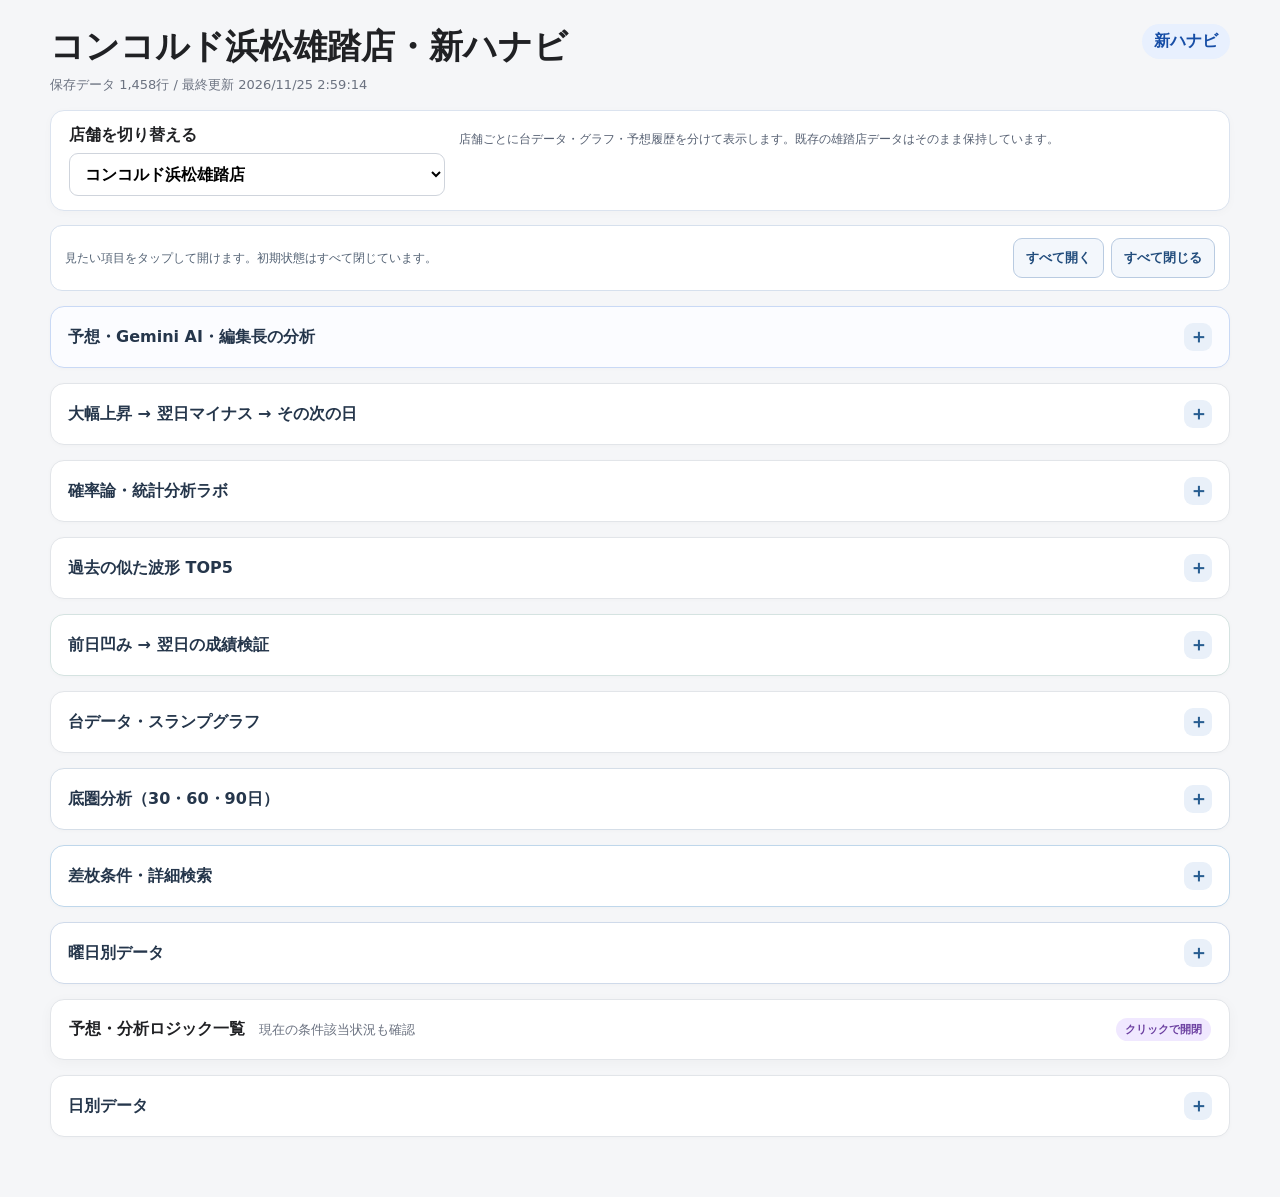
<file: index.html>
<!doctype html>
<html lang="ja">
<head>
  <meta name="robots" content="noindex,nofollow,noarchive,nosnippet">
  <meta name="googlebot" content="noindex,nofollow,noarchive,nosnippet">
<meta charset="utf-8">
<meta name="viewport" content="width=device-width,initial-scale=1">
<meta name="color-scheme" content="light">
<title>新ハナビ店舗別データ分析</title>
<style>
:root{font-family:system-ui,-apple-system,BlinkMacSystemFont,"Segoe UI","Yu Gothic",Meiryo,sans-serif;color:#202124;background:#f5f6f8}*{box-sizing:border-box}body{margin:0;background:#f5f6f8}.wrap{width:min(1180px,calc(100% - 28px));margin:24px auto 60px}.hero{display:flex;justify-content:space-between;gap:18px;align-items:flex-start;margin-bottom:16px}h1{font-size:clamp(24px,4vw,34px);margin:0 0 6px}h2{margin:0;font-size:19px}.muted{color:#6b7280;font-size:13px}.pill{padding:7px 12px;border-radius:999px;background:#e8f0fe;color:#174ea6;font-weight:800;white-space:nowrap}.panel{background:#fff;border:1px solid #e2e5e9;border-radius:14px;padding:18px;margin-top:15px;box-shadow:0 3px 14px rgba(0,0,0,.035)}.controls{display:grid;grid-template-columns:repeat(3,minmax(0,1fr));gap:12px}.controls label{font-weight:800;font-size:13px;display:flex;flex-direction:column;gap:6px}select{width:100%;border:1px solid #cfd4dc;border-radius:9px;padding:10px 11px;background:#fff;font:inherit}.cards{display:grid;grid-template-columns:repeat(4,minmax(0,1fr));gap:10px;margin-top:15px}.card{border:1px solid #e1e5eb;border-radius:12px;padding:13px;background:#fafbfc}.card .k{font-size:12px;color:#6b7280}.card .v{font-size:19px;font-weight:900;margin-top:5px;font-variant-numeric:tabular-nums}.blue{color:#1a73e8}.red{color:#d93025}.chartWrap{position:relative;margin-top:14px;border:1px solid #e1e5eb;border-radius:12px;overflow:hidden;background:#fff}.chartWrap canvas{display:block;width:100%;height:430px}.tooltip{display:none;position:absolute;z-index:2;min-width:160px;padding:8px 10px;border-radius:8px;background:rgba(17,24,39,.94);color:#fff;font-size:12px;line-height:1.55;pointer-events:none}.legend{margin-top:9px;color:#667085;font-size:12px;line-height:1.7}.tableWrap{overflow:auto;margin-top:12px;border:1px solid #e1e5eb;border-radius:10px}table{width:100%;min-width:900px;border-collapse:collapse;font-variant-numeric:tabular-nums}th,td{padding:8px 10px;border-bottom:1px solid #edf0f3;text-align:right;white-space:nowrap;font-size:13px}th{background:#f7f8fa;position:sticky;top:0;color:#4b5563}th:first-child,td:first-child{text-align:left}.status{padding:14px;border-radius:10px;background:#f7f9fc;color:#4b5563;line-height:1.7}.error{background:#fff0ef;color:#a61b14;border:1px solid #f0c1bd}.trendBox{margin-top:14px;border:1px solid #dfe5ee;border-radius:12px;padding:14px;background:#f8fafc}.trendBox:empty{display:none}.trendCurrent{font-size:14px;font-weight:800;margin-bottom:10px}.trendGrid{display:grid;grid-template-columns:repeat(4,minmax(0,1fr));gap:9px}.trendCard{background:#fff;border:1px solid #e1e5eb;border-radius:10px;padding:11px}.trendCard .k{font-size:11px;color:#6b7280}.trendCard .v{font-size:17px;font-weight:900;margin-top:4px;font-variant-numeric:tabular-nums}.trendNote{margin-top:9px;color:#6b7280;font-size:11px;line-height:1.6}.trendLow{color:#9a5b00}.trendGood{color:#0f7b3e}@media(max-width:800px){.controls,.cards,.trendGrid{grid-template-columns:1fr 1fr}}@media(max-width:560px){.hero{flex-direction:column}.controls,.cards,.trendGrid{grid-template-columns:1fr}.wrap{width:calc(100% - 18px)}}
.predictionPanel{border-color:#c9d9f5;background:#fbfcff}.predictionHead{display:flex;justify-content:space-between;gap:12px;align-items:center}.predictionGrid{display:grid;grid-template-columns:repeat(3,minmax(0,1fr));gap:10px;margin-top:13px}.predictionCard{border:1px solid #dfe5ee;border-radius:12px;padding:12px;background:#fff;min-width:0}.predictionCard .top{display:flex;justify-content:space-between;align-items:flex-start;gap:8px}.predictionCard .machine{font-weight:900;font-size:17px;display:flex;align-items:center;gap:7px;flex-wrap:wrap}.rankBadge{font-size:10px;padding:2px 6px;border-radius:999px;background:#e8f0fe;color:#174ea6}.predictionCard .score{font-size:24px;font-weight:950;white-space:nowrap}.streakStrip{display:flex;align-items:center;gap:7px;flex-wrap:wrap;margin-top:9px;padding:7px 8px;border-radius:8px;background:#f3f5f8;font-size:11px}.streakStrip span{color:#6b7280}.streakStrip strong{font-size:13px}.streakStrip small{color:#6b7280}.predMetrics{display:grid;grid-template-columns:repeat(2,minmax(0,1fr));gap:6px;margin-top:8px}.predMetric{border:1px solid #e5e9ef;border-radius:8px;padding:7px 8px;background:#fff;min-width:0}.predMetric span{display:block;color:#6b7280;font-size:10px;white-space:nowrap;overflow:hidden;text-overflow:ellipsis}.predMetric strong{display:block;margin-top:2px;font-size:14px;font-variant-numeric:tabular-nums}.predMetric small{display:block;color:#7a828d;font-size:9px;margin-top:1px}.predFoot{font-size:10px;color:#6b7280;margin-top:7px}.aiBox{margin-top:14px;border:1px solid #dfe5ee;border-radius:12px;padding:13px;background:#f8fafc;line-height:1.6}.aiBox:empty{display:none}.aiBox h3{margin:0 0 7px;font-size:16px}.aiRank{display:grid;gap:7px;margin-top:8px}.aiRankCard{padding:10px!important;background:#fff;border:1px solid #e1e5eb;border-radius:9px}.aiRankHead{display:flex;align-items:center;gap:7px;flex-wrap:wrap;margin-bottom:5px}.rankNo{font-size:10px;background:#eef3fb;border-radius:999px;padding:2px 7px}.machineStrong{font-size:15px;font-weight:900}.conf{font-size:10px;color:#5f6368;border:1px solid #dfe5ee;border-radius:999px;padding:2px 7px}.aiDetail{display:grid;grid-template-columns:70px 1fr;gap:7px;font-size:11px;margin-top:4px}.aiDetail span:first-child{color:#6b7280}.factors{display:flex;gap:5px;flex-wrap:wrap;align-items:center;margin-top:7px;font-size:10px}.factors em{font-style:normal;border-radius:999px;padding:3px 7px}.factors.plus em{background:#eef5ff;color:#1758a8}.factors.minus em{background:#fff0ef;color:#a72b20}.aiWatch{margin-top:9px;padding:9px 11px;background:#fff;border:1px solid #e1e5eb;border-radius:9px}.aiWatch ul{margin:5px 0 0 18px;padding:0}.aiWatch li{font-size:11px;margin:2px 0}.tiny{font-size:11px;color:#6b7280}@media(max-width:900px){.predictionGrid{grid-template-columns:1fr 1fr}}@media(max-width:600px){.predictionGrid{grid-template-columns:1fr}.predictionHead{align-items:flex-start;flex-direction:column}.predMetrics{grid-template-columns:repeat(2,minmax(0,1fr))}}
.aiAccuracyBox{margin-top:10px;border:1px solid #dfe5ee;border-radius:12px;padding:13px;background:#f8fafc}.aiAccuracyBox:empty{display:none}.aiAccuracyBox h3{margin:0 0 8px;font-size:16px}.aiAccGrid{display:grid;grid-template-columns:repeat(4,minmax(0,1fr));gap:7px}.aiAccCard{background:#fff;border:1px solid #e1e5eb;border-radius:9px;padding:9px;min-width:0}.aiAccCard span{display:block;font-size:10px;color:#6b7280}.aiAccCard strong{display:block;font-size:17px;margin-top:3px;font-variant-numeric:tabular-nums}.aiAccCard small{display:block;font-size:9px;color:#8a919b;margin-top:1px}.aiAccRecent{display:flex;gap:5px;flex-wrap:wrap;align-items:center;margin-top:8px;font-size:10px}.aiAccRecent>span{color:#6b7280}.aiAccRecent em{font-style:normal;border-radius:999px;padding:3px 7px;background:#f2f4f7}.aiAccRecent em.hit{background:#eef5ff;color:#1758a8}.aiAccRecent em.miss{background:#fff0ef;color:#a72b20}@media(max-width:850px){.aiAccGrid{grid-template-columns:repeat(2,minmax(0,1fr))}}
.editorChiefBox{margin-top:12px;border:1px solid #d9c7f3;border-radius:12px;padding:13px;background:#fcfaff;line-height:1.6}.editorChiefBox:empty{display:none}.editorChiefBox h3,.editorChiefAccuracy h3{margin:0 0 8px;font-size:16px;display:flex;align-items:center;gap:7px;flex-wrap:wrap}.editorBadge{display:inline-flex;align-items:center;padding:2px 7px;border-radius:999px;background:#f0e8ff;color:#6b3fa0;font-size:10px;font-weight:800}.editorChiefBox .rankNo{background:#f0e8ff;color:#6b3fa0}.editorChiefAccuracy{border-color:#d9c7f3;background:#fcfaff}
.editorComment{margin-top:10px;border:1px solid #e3d7f5;border-radius:10px;background:#fff}.editorComment summary{cursor:pointer;padding:10px 12px;font-weight:800;color:#6b3fa0;list-style:none}.editorComment summary::-webkit-details-marker{display:none}.editorComment summary:after{content:"＋";float:right}.editorComment[open] summary:after{content:"−"}.editorCommentBody{padding:0 12px 12px;color:#374151;font-size:12px;line-height:1.85}.editorCommentBody p{margin:9px 0}.editorCommentBody p:first-child{margin-top:0}
.storePanel{display:flex;align-items:flex-start;justify-content:space-between;gap:14px;padding:14px 18px;background:#fff;border:1px solid #dbe3ef;border-radius:14px;margin-bottom:14px;flex-wrap:wrap;box-shadow:0 2px 10px rgba(0,0,0,.025)}.storePanel label{font-weight:900;display:flex;flex-direction:column;gap:7px;min-width:min(100%,320px);flex:1}.storePanel select{font-weight:700}.storePanel .storeHint{flex:2;color:#566072;font-size:12px;line-height:1.7;padding-top:4px;min-width:210px}.storeNotice{margin:0 0 14px;border:1px solid #f3d89b;background:#fffaf0;border-radius:10px;padding:12px 14px;line-height:1.7;font-size:13px;color:#765321}.storeNotice[hidden]{display:none}

/* スマホ用グラフ専用表示（ブラウザに応じた表示領域一杯） */
.graphFocusLaunch{display:flex;align-items:center;gap:12px;flex-wrap:wrap;margin-top:12px}
.graphFocusLaunch button,.graphFocusClose{font:inherit;font-weight:800;border:1px solid #1a73e8;border-radius:11px;background:#1a73e8;color:#fff;padding:11px 18px;cursor:pointer;touch-action:manipulation}
.graphFocusLaunch button:focus-visible,.graphFocusClose:focus-visible{outline:3px solid #f5b72b;outline-offset:2px}
.graphFocusLaunch small{color:#6b7280;font-size:12px}
.graphFocusLayer[hidden]{display:none!important}
.graphFocusLayer{position:fixed;inset:0;width:100%;height:100vh;height:100dvh;z-index:10000;background:#fff;display:flex;flex-direction:column;overflow:hidden;padding-top:env(safe-area-inset-top,0px);padding-bottom:env(safe-area-inset-bottom,0px)}
.graphFocusHead{flex:0 0 auto;display:flex;justify-content:space-between;align-items:center;gap:10px;padding:8px 12px;background:#f3f6fb;border-bottom:1px solid #dce4ef}
.graphFocusTitle{min-width:0;font-size:14px;font-weight:900;line-height:1.4;overflow:hidden;text-overflow:ellipsis;white-space:nowrap}
.graphFocusClose{padding:9px 13px;white-space:nowrap;background:#fff;color:#174ea6;border-color:#a8bfeb}
.graphFocusSelectors{flex:0 0 auto;display:grid;grid-template-columns:repeat(4,minmax(0,1fr));gap:7px;padding:9px 10px;border-bottom:1px solid #edf0f3;background:#fff}
.graphFocusSelectors label{display:flex;flex-direction:column;gap:3px;min-width:0;font-size:11px;font-weight:700;color:#455066}
.graphFocusSelectors select{min-width:0;width:100%;padding:8px 5px;font-size:13px}
#focusChartSlot{min-height:0;flex:1 1 auto;display:flex;padding:8px 4px 4px;overflow:hidden}
#focusChartSlot .chartWrap{flex:1;min-width:0;min-height:0;width:100%;height:100%;margin:0;border-radius:5px}
#focusChartSlot .chartWrap canvas{height:100%;min-height:0;touch-action:none}
.graphFocusStats{flex:0 0 auto;display:grid;grid-template-columns:repeat(2,minmax(0,1fr));gap:6px;padding:7px 9px;border-top:1px solid #e2e5eb;background:#f8fafc;max-height:34dvh;overflow-y:auto}
.graphFocusStats .focusStat{min-width:0;padding:7px 9px;border:1px solid #e2e8f0;border-radius:9px;background:#fff}
.graphFocusStats .focusStatLabel{font-size:11px;color:#596579;margin-bottom:3px}
.graphFocusStats .focusStatValue{font-size:12px;font-weight:800;line-height:1.5;overflow-wrap:anywhere;font-variant-numeric:tabular-nums}
.graphFocusStats .focusStatValue.blue{color:#1a73e8}
.graphFocusStats .focusStatValue.red{color:#d93025}
.graphFocusStats .focusStatEmpty{grid-column:1/-1;font-size:12px;color:#64748b}
.graphFocusFoot{flex:0 0 auto;padding:5px 12px 8px;min-height:24px;font-size:11px;color:#64748b;white-space:nowrap;overflow:hidden;text-overflow:ellipsis}
body.graphFocusOpen{overflow:hidden}
@media(max-width:560px){.graphFocusSelectors{grid-template-columns:repeat(2,minmax(0,1fr))}}@media(max-width:400px){.graphFocusHead{padding:7px 9px}.graphFocusSelectors{gap:4px;padding:7px 5px}.graphFocusSelectors select{font-size:12px;padding:7px 3px}.graphFocusLaunch button{width:100%}}
@media(orientation:landscape) and (max-height:550px){.graphFocusStats{grid-template-columns:repeat(4,minmax(0,1fr));padding:4px 8px;gap:5px;max-height:85px}.graphFocusStats .focusStat{padding:4px 6px}.graphFocusStats .focusStatLabel{font-size:10px}.graphFocusStats .focusStatValue{font-size:10px}.graphFocusHead{padding:3px 9px}.graphFocusSelectors{grid-template-columns:repeat(4,minmax(0,1fr));padding:4px 9px}.graphFocusSelectors label{flex-direction:row;align-items:center}.graphFocusSelectors select{padding:4px 6px}.graphFocusFoot{padding:2px 10px}}

/* 2026-10-20: グラフだけ表示・スマートフォン専用。PC表示には影響させない。 */
@media (pointer: coarse) and (max-width: 650px){
  .graphFocusLayer .graphFocusHead{padding:6px 9px;gap:7px}
  .graphFocusLayer .graphFocusTitle{font-size:12px}
  .graphFocusLayer .graphFocusClose{padding:6px 10px;font-size:13px;border-radius:9px}
  .graphFocusLayer .graphFocusSelectors{gap:5px;padding:6px 7px}
  .graphFocusLayer .graphFocusSelectors label{font-size:10px;gap:2px}
  .graphFocusLayer .graphFocusSelectors select{padding:6px 6px;font-size:12px;min-height:32px}
  .graphFocusLayer #focusChartSlot{padding:4px 2px 2px}
  .graphFocusLayer .graphFocusStats{gap:4px;padding:5px 7px;max-height:25dvh}
  .graphFocusLayer .focusStat{padding:5px 7px;border-radius:8px}
  .graphFocusLayer .focusStatLabel{font-size:10px;line-height:1.2;margin-bottom:2px}
  .graphFocusLayer .focusStatValue{font-size:11px;line-height:1.3;letter-spacing:-.2px;overflow-wrap:anywhere}
  .graphFocusLayer .graphFocusFoot{padding:3px 8px 4px;min-height:18px;font-size:10px}
}


/* スマホの「グラフだけ表示」拡大縮小 */
.graphZoomControls{display:none;align-items:center;gap:4px;flex:0 0 auto}
.graphZoomControls button{border:1px solid #c6d5ef;border-radius:8px;background:#fff;color:#174ea6;font:800 14px system-ui;height:29px;min-width:29px;padding:0 5px;touch-action:manipulation}
.graphZoomControls button:disabled{opacity:.35}
.graphZoomControls .graphZoomReset{font-size:10px}
.graphZoomRatio{font-size:10px;min-width:32px;text-align:center;color:#445268;font-weight:700}
@media (pointer:coarse) and (max-width:650px), (pointer:coarse) and (max-height:650px){
 .graphFocusLayer .graphZoomControls{display:flex}
 .graphFocusLayer .graphFocusTitle{flex:1;min-width:0}
 .graphFocusLayer .graphFocusHead{gap:5px}
}
@media (pointer:coarse) and (orientation:landscape) and (max-height:650px){
 .graphFocusLayer .graphZoomControls button{height:24px;min-width:27px}
}

/* REG先行の翌日実績：当日1,000G以上・同じ台番の翌日データを集計 */
.regBiasBox{margin-top:12px;border:1px solid #d9e4f0;border-radius:12px;padding:13px;background:#f8fbff;line-height:1.6}
.regBiasBox:empty{display:none}
.regBiasBox h3{margin:0 0 7px;font-size:16px}
.regBiasBox .regBiasSummary{display:flex;flex-wrap:wrap;gap:7px;margin:8px 0}
.regBiasBox .regBiasChip{display:flex;flex-direction:column;flex:1;min-width:125px;border:1px solid #e0e8f4;background:white;border-radius:9px;padding:7px 10px}
.regBiasBox .regBiasChip span{font-size:11px;color:#566579}
.regBiasBox .regBiasChip strong{font-size:15px}
.regBiasBox .regBiasMachines{display:grid;grid-template-columns:repeat(3,minmax(0,1fr));gap:7px;margin:9px 0}
.regBiasBox .regBiasMachine{background:#fff;border:1px solid #dfe6f0;border-radius:10px;padding:9px;min-width:0;font-size:12px}
.regBiasBox .regBiasMachine strong{display:block;font-size:15px;margin-bottom:2px}
.regBiasBox .regBiasMachine .tiny{font-size:10px}
@media(max-width:620px){.regBiasBox .regBiasMachines{grid-template-columns:1fr}.regBiasBox .regBiasMachine{padding:8px 10px}}


/* AIと編集長：予想1位/2位/3位の実績を並べて比較 */
.rankAuditBox{margin-top:13px;background:#fff;border:1px solid #cbd9ee;border-radius:12px;padding:13px;line-height:1.6}
.rankAuditBox:empty{display:none}
.rankAuditBox h3{margin:0 0 5px;font-size:16px}
.rankAuditGrid{display:grid;grid-template-columns:repeat(2,minmax(0,1fr));gap:11px;margin-top:12px}
.rankAuditCard{background:#f8fafc;border:1px solid #e0e6ef;border-radius:10px;padding:12px;min-width:0}
.rankAuditCard h4{font-size:15px;margin:0 0 4px}
.rankAuditTable{min-width:0!important;width:100%;table-layout:fixed;border-collapse:collapse;margin-top:7px}
.rankAuditTable th,.rankAuditTable td{padding:7px 3px;border-bottom:1px solid #e4e8f0;text-align:center!important;white-space:normal;font-size:12px;vertical-align:middle;position:static}
.rankAuditTable th{font-size:10px;color:#505a6a;background:#edf2fa}
.rankAuditTable th:first-child,.rankAuditTable td:first-child{width:44px}
.rankAuditTable td strong{font-size:14px;display:block;font-variant-numeric:tabular-nums}
.rankAuditTable td small{font-size:10px;color:#64748b;display:block}
.rankAuditTable .rankAuditBest{background:#eaf3ff}
.rankAuditNote{font-size:11px;color:#546075;margin-top:8px}
.rankAuditDetails{margin-top:12px;border:1px solid #e2e8f0;border-radius:9px;background:#fff}
.rankAuditDetails summary{padding:9px 11px;cursor:pointer;font-weight:700;font-size:12px}
.rankAuditDetailScroll{overflow-x:auto;padding:0 9px 8px}
.rankAuditDetailTable{width:100%;min-width:410px;table-layout:auto;border-collapse:collapse}
.rankAuditDetailTable th,.rankAuditDetailTable td{padding:5px 6px;text-align:left!important;font-size:11px;white-space:nowrap;position:static}
.rankAuditDetailTable td small{display:inline;font-size:10px}
@media(max-width:920px){.rankAuditGrid{grid-template-columns:1fr}}
@media(max-width:480px){.rankAuditBox{padding:10px}.rankAuditCard{padding:8px}.rankAuditTable td strong{font-size:13px}.rankAuditTable th,.rankAuditTable td{font-size:11px;padding:7px 2px}}


/* 予想日とデータ基準日を明示する（編集長・Gemini AI・自動予想で共通） */
.forecastDateBanner{display:flex;flex-direction:column;gap:5px;margin:9px 0 13px;padding:12px 14px;border:2px solid #c6d5eb;border-radius:12px;background:#fff;color:#17243b}
.forecastDateBanner .forecastDateType{font-size:12px;font-weight:800;color:#536378}
.forecastDateBanner .forecastDateMain{display:block;font-size:clamp(18px,4.3vw,24px);font-weight:900;line-height:1.3;letter-spacing:.01em}
.forecastDateBanner .forecastDateStatus{font-size:12px;font-weight:800;color:#1f4d79}
.forecastDateBanner .forecastDateSource{font-size:12px;color:#556474;line-height:1.5}
.forecastDateBanner.forecast-past{border-color:#e2bd80;background:#fffaf2}
.forecastDateBanner.forecast-past .forecastDateStatus{color:#905313}
.forecastDateBanner.forecast-today{border-color:#8eb8e7;background:#f6faff}
.forecastDateBanner.forecast-future{border-color:#c9d4e4}
@media(max-width:600px){.forecastDateBanner{padding:11px 12px}.forecastDateBanner .forecastDateMain{font-size:19px}}


/* 確認済み0G修理期間 */
.repairSummary{margin-top:13px;padding:12px 14px;border:1px solid #d6dce7;border-radius:11px;background:#f7f9fc;line-height:1.6}
.repairSummary[hidden]{display:none}
.repairSummary h3{font-size:14px;margin:0 0 5px}
.repairSummary p{font-size:12px;color:#4b5563;margin:3px 0}
.repairBreakdown{display:flex;flex-wrap:wrap;gap:8px;margin-top:9px}
.repairItem{flex:1 1 220px;background:#fff;padding:9px 11px;border:1px solid #dfe5ee;border-radius:9px;font-size:12px}
.repairItem strong{display:block;font-size:13px;margin-bottom:3px}
.repairItem small{display:block;color:#667085;line-height:1.6}
.repairLabel{display:inline-block;padding:3px 7px;border-radius:7px;background:#e8edf5;color:#3c5067;font-weight:800;font-size:11px;white-space:nowrap}
.repairRow{background:#f1f5fa}.repairRow td{color:#526275}

/* 曜日別実績（グラフと別の台番・集計期間を指定できる） */
.weekdayPanel{border-color:#cfdaea}
.weekdayHead{display:flex;justify-content:space-between;align-items:start;gap:12px;flex-wrap:wrap}
.weekdayHead p{margin:5px 0 0;font-size:12px;color:#697386;line-height:1.55}
.weekdayControls{display:grid;grid-template-columns:repeat(3,minmax(0,1fr));gap:10px;margin:14px 0}
.weekdayControls label{font-size:12px;font-weight:800;display:flex;flex-direction:column;gap:5px}
.weekdayControls select{font-size:14px;padding:9px 10px}
.weekdayMeta{font-size:12px;color:#5b6575;margin:8px 0 11px;line-height:1.6}
.weekdayCards{display:grid;grid-template-columns:repeat(7,minmax(0,1fr));gap:7px}
.weekdayCard{appearance:none;border:1px solid #dee4ed;border-radius:10px;background:#fff;color:inherit;text-align:left;min-width:0;padding:10px 8px;cursor:pointer;font:inherit;display:flex;flex-direction:column;gap:5px}
.weekdayCard:hover{border-color:#8caedc}
.weekdayCard:focus-visible{outline:3px solid #8ab4f8;outline-offset:2px}
.weekdayCard.active{border:2px solid #3576bc;background:#eef5ff;padding:9px 7px}
.weekdayCard .weekdayName{font-size:16px;font-weight:900}
.weekdayCard .weekdayRate{font-size:19px;font-weight:900;font-variant-numeric:tabular-nums}
.weekdayCard .weekdayDiff{font-size:13px;font-weight:800}
.weekdayCard small{font-size:11px;color:#606b78;line-height:1.35}
.weekdaySubheading{font-size:14px;font-weight:900;margin:18px 0 8px}
.weekdayTableScroll{overflow-x:auto;max-height:510px;overflow-y:auto;border:1px solid #e1e5ee;border-radius:10px}
.weekdayTable{width:100%;min-width:650px;font-size:12px;border-collapse:collapse}
.weekdayTable th,.weekdayTable td{padding:9px 8px;font-size:12px;white-space:nowrap}
.weekdayTable th{text-align:right}
.weekdayTable th:first-child,.weekdayTable td:first-child{text-align:left}
.weekdayTable .compareCell{line-height:1.5;min-width:135px}
.weekdayTable .compareCell small{display:block;font-size:11px;color:#697386}
.weekdayTable .compareCell strong{font-size:13px}
.weekdayTable .weekdaySelectedRow{background:#edf5ff}
.weekdayMore{margin-top:10px;padding:9px 13px;background:#fff;border:1px solid #b8c6dc;border-radius:9px;color:#1d4d81;font-size:12px;font-weight:800;cursor:pointer}
.weekdayMore[hidden]{display:none}
.weekdayEmpty{color:#657083;font-size:13px;padding:12px 0}
@media(max-width:920px){.weekdayCards{grid-template-columns:repeat(4,minmax(0,1fr))}}
@media(max-width:560px){.weekdayControls{grid-template-columns:1fr 1fr}.weekdayControls label:last-child{grid-column:1/-1}.weekdayCards{grid-template-columns:repeat(2,minmax(0,1fr))}.weekdayCard{padding:12px}.weekdayCard.active{padding:11px}.weekdayCard .weekdayRate{font-size:20px}}


/* 過去に到達した底圏と、その後の実績を区別して表示する */
.bottomPanel{border-color:#d5dee8}
.bottomHeader{display:flex;gap:10px;justify-content:space-between;align-items:flex-start;flex-wrap:wrap}
.bottomHeader p{font-size:12px;color:#607086;margin:6px 0 0;line-height:1.6}
.bottomControls{display:flex;flex-wrap:wrap;gap:10px;margin:12px 0}
.bottomControls label{display:flex;flex-direction:column;gap:5px;min-width:150px;font-weight:800;font-size:12px;flex:1}
.bottomControls select{padding:10px;font-size:14px}
.bottomGrid{display:grid;grid-template-columns:repeat(3,minmax(0,1fr));gap:9px;margin:12px 0}
.bottomCard{border:1px solid #e0e5ed;border-radius:11px;background:#fbfcfe;padding:12px;min-width:0;line-height:1.5}
.bottomCard.isSelected{border:2px solid #527dab;background:#f4f8ff;padding:11px}
.bottomCard h3{font-size:14px;margin:0 0 8px}
.bottomCard strong{font-size:22px;font-variant-numeric:tabular-nums}
.bottomCard span{display:block;font-size:12px;margin-top:5px;color:#4e5f72}
.bottomCard .bottomGauge{height:9px;border-radius:99px;background:#e1e8f0;overflow:hidden;margin-top:11px}
.bottomCard .bottomGauge i{display:block;height:100%;background:#a17846;border-radius:99px}
.bottomState{font-size:12px;font-weight:800;color:#7a562a;margin-top:6px}
.bottomTableScroll{overflow-x:auto;border:1px solid #e1e5ed;border-radius:10px;max-height:540px;overflow-y:auto}
.bottomTable{width:100%;min-width:710px;border-collapse:collapse}
.bottomTable th,.bottomTable td{font-size:12px;padding:9px 10px;text-align:right;white-space:nowrap}
.bottomTable th:first-child,.bottomTable td:first-child{text-align:left}
.bottomTable small{display:block;color:#677384;font-size:10px;margin-top:3px}
.bottomPanel .bottomNote{font-size:12px;color:#5e6a7a;line-height:1.7;margin:10px 0}
.bottomSubTitle{font-size:14px;margin:17px 0 8px}
.bottomWarning{font-size:12px;font-weight:700;color:#92571d;margin:9px 0}
.bottomEmpty{font-size:12px;color:#667281;padding:12px}
@media(max-width:700px){.bottomGrid{grid-template-columns:1fr}.bottomControls label{min-width:130px}.bottomCard strong{font-size:20px}.bottomCard{padding:13px}}


/* スマホで数百日が密集するのを防止：期間切替・タップ詳細 */
.graphRangeBar{display:none;align-items:center;flex-wrap:wrap;gap:5px;margin-top:10px;padding:8px 9px;background:#f7f9fc;border:1px solid #dfe6f1;border-radius:10px}
.graphRangeBar .graphRangeCaption{flex-basis:100%;font-size:11px;color:#586679;font-weight:800}
.graphRangeBar button{appearance:none;flex:1 1 auto;min-width:48px;min-height:37px;touch-action:manipulation;background:#fff;border:1px solid #bfcadb;border-radius:8px;font-size:13px;font-weight:850;color:#34506f;padding:7px 5px;cursor:pointer}
.graphRangeBar button.active{color:#fff;background:#245f9e;border-color:#245f9e}
.graphRangeBar button:focus-visible{outline:3px solid #e6a83f;outline-offset:2px}
.graphRangeInfo{font-size:12px;color:#536277;margin:7px 0 5px}

/* グラフ上の点の表示・非表示切替。通常表示と拡大表示で共有する */
.graphPointToggleBar{display:flex;align-items:center;justify-content:flex-end;gap:8px;padding:5px 2px}
.graphPointToggleBar label{display:inline-flex;align-items:center;gap:7px;font-size:12px;font-weight:800;color:#34506f;cursor:pointer;white-space:nowrap}
.graphPointToggleBar input[type=checkbox]{width:17px;height:17px;margin:0;accent-color:#245f9e;cursor:pointer}
.graphFocusLayer .graphPointToggleBar{padding:4px 11px;background:#f8fbff;border-bottom:1px solid #e2e8f0;flex:0 0 auto}

.graphTapDetail{position:absolute;bottom:7px;left:7px;right:7px;z-index:3;padding:9px 10px;border-radius:8px;background:rgba(23,40,61,.94);color:#fff;font-size:13px;font-weight:700;line-height:1.55;box-shadow:0 2px 12px rgba(0,0,0,.18);pointer-events:none}
.graphTapDetail[hidden]{display:none!important}
#graphFocusRangeBar{margin:0;border-radius:0;border-width:0 0 1px}
@media(pointer:coarse){.graphRangeBar{display:flex}}
@media(max-width:700px){
  .graphRangeBar{display:flex}
  .chartWrap canvas{height:395px}
  .legend{font-size:11px;line-height:1.6}
}
@media(orientation:landscape) and (max-height:550px){
  #graphFocusRangeBar{padding:3px 8px;gap:4px}
  #graphFocusRangeBar .graphRangeCaption{display:none}
  #graphFocusRangeBar button{min-height:29px;padding:3px 5px}
}


/* 初期状態はすべて閉じる */
.foldToolbar{display:flex;align-items:center;justify-content:space-between;flex-wrap:wrap;gap:9px;padding:12px 14px;margin-top:14px;border:1px solid #d6e0ed;border-radius:12px;background:#fff}
.foldToolbar[hidden]{display:none!important}
.foldToolbar p{font-size:12px;line-height:1.5;color:#536274;margin:0}
.foldToolbar .foldButtons{display:flex;gap:7px;flex-wrap:wrap}
.foldToolbar button{background:#f3f7fc;border:1px solid #b9cbe1;border-radius:9px;color:#214c7c;padding:9px 12px;font-weight:800;font-size:13px;cursor:pointer;min-height:40px}
.foldedPanel.foldClosed>:not(.foldHead){display:none!important}
.foldedPanel.foldClosed{padding:9px 13px!important;box-shadow:0 1px 5px rgba(0,0,0,.025)}
.foldedPanel>.foldHead{appearance:none;display:flex;width:100%;align-items:center;justify-content:space-between;gap:12px;font:inherit;font-weight:900;font-size:16px;text-align:left;color:#25364b;background:transparent;border:0;border-radius:8px;cursor:pointer;padding:7px 4px;min-height:42px}
.foldedPanel>.foldHead .foldTitle{min-width:0;line-height:1.5}
.foldedPanel>.foldHead .foldSign{display:inline-flex;align-items:center;justify-content:center;flex:0 0 28px;width:28px;height:28px;border-radius:9px;background:#e9f0f9;color:#285d91;font-size:19px;font-weight:900}
.foldedPanel>.foldHead:hover{background:#f4f7fb}
.foldedPanel>.foldHead:focus-visible,.foldToolbar button:focus-visible{outline:3px solid #7caaec;outline-offset:2px}
.foldedPanel:not(.foldClosed)>.foldHead{padding-bottom:10px;border-bottom:1px solid #e2e9f0;border-radius:0;margin-bottom:11px}
.foldedPanel>h2{display:none}
.foldedPanel .predictionHead h2,.foldedPanel .bottomHeader h2,.foldedPanel .weekdayHead h2{display:none}
@media(max-width:560px){.foldToolbar{gap:8px;padding:10px}.foldToolbar p{flex:1 1 100%}.foldToolbar .foldButtons{display:grid;grid-template-columns:1fr 1fr;width:100%}.foldToolbar button{min-height:44px}.foldedPanel>.foldHead{font-size:15px;min-height:45px}.foldedPanel.foldClosed{padding:8px 11px!important}}

</style>
</head>
<body>
<main class="wrap">
  <header class="hero">
    <div><h1 id="title">データ</h1><div id="subtitle" class="muted">データを読み込んでいます…</div></div>
    <div class="pill">新ハナビ</div>
  </header>

  <section class="storePanel" aria-label="店舗選択">
    <label for="storeSelect">店舗を切り替える
      <select id="storeSelect">
        <option value="yuto">コンコルド浜松雄踏店</option>
        <option value="morita">ABC浜松森田町店（ABC森田）</option>
        <option value="magarikane">スーパーコンコルド曲金店（静岡）</option>
      </select>
    </label>
    <div class="storeHint">店舗ごとに台データ・グラフ・予想履歴を分けて表示します。既存の雄踏店データはそのまま保持しています。</div>
  </section>
  <div id="storeNotice" class="storeNotice" hidden></div>
  <div id="loadStatus" class="panel status">選択した店舗のデータを読み込んでいます…</div>
  <nav id="accordionToolbar" class="foldToolbar" aria-label="分析項目の開閉操作" hidden>
    <p>見たい項目をタップして開けます。初期状態はすべて閉じています。</p>
    <div class="foldButtons">
      <button type="button" id="accordionOpenAll">すべて開く</button>
      <button type="button" id="accordionCloseAll">すべて閉じる</button>
    </div>
  </nav>

  <section id="predictionPanel" class="panel predictionPanel" hidden>
    <div class="predictionHead"><div><h2 id="predictionHeading">台別の自動参考予想</h2><div id="predictionExplainer" class="muted">過去データの条件別実績を比較した参考スコア</div></div><div id="predictionTarget" class="muted"></div></div>
    <div id="forecastPanelDate"></div>
    <div id="predictionGrid" class="predictionGrid"></div>
    <div id="consensusBox" class="aiBox"></div>
    <div id="aiBox" class="aiBox"></div>
    <div id="aiAccuracyBox" class="aiAccuracyBox"></div>
    <div id="editorChiefBox" class="editorChiefBox"></div>
    <div id="editorMethodologyBox" class="editorChiefBox" hidden></div>
    <div id="regBiasBox" class="regBiasBox" aria-label="REGとBIGの偏りによる翌日実績"></div>
    <div id="editorChiefAccuracy" class="aiAccuracyBox editorChiefAccuracy"></div>
    <div id="rankAuditBox" class="rankAuditBox" aria-label="Geminiと編集長の順位別的中率"></div>
    <div class="tiny" style="margin-top:9px">参考スコアは実際の勝率ではありません。未来の結果を保証するものではありません。</div>
  </section>

  <section id="mainPanel" class="panel" hidden>
    <div class="controls">
      <label>台番<select id="machineSel"></select></label>
      <label>期間<select id="monthSel"></select></label>
      <label>グラフ<select id="modeSel"><option value="cumulative">累計差枚</option><option value="daily">日別差枚</option><option value="monthly">月別差枚</option></select></label>
    </div>
    <div class="graphFocusLaunch"><button type="button" id="graphFocusOpen" aria-controls="graphFocusLayer" aria-haspopup="dialog">⛶ グラフだけ表示</button><small>スマホで拡大表示できます。横向きもおすすめです。</small></div>
    <div id="cards" class="cards"></div>
    <div id="repairSummary" class="repairSummary" hidden></div>
    <div id="graphQuickRanges" class="graphRangeBar" aria-label="表示する日数"><span class="graphRangeCaption">スマホ用：グラフの表示期間（タップで切替）</span></div>
    <div id="graphRangeInfo" class="graphRangeInfo"></div>
    <div class="graphPointToggleBar"><label for="showGraphPoints"><input type="checkbox" id="showGraphPoints" checked> 点を表示</label></div>
    <div class="chartWrap"><canvas id="chart"></canvas><div id="tooltip" class="tooltip"></div><div id="graphTapDetail" class="graphTapDetail" hidden aria-live="polite"></div></div>
    <div id="legend" class="legend"></div>
    <div id="trendBox" class="trendBox"></div>
  </section>



  <section id="bottomPanel" class="panel bottomPanel" hidden>
    <div class="bottomHeader">
      <div><h2>底圏分析｜30・60・90日</h2><p>今の累積差枚が過去の底から何枚上にいるかと、似た底圏入りの後の実績を検証します。</p></div>
      <div id="bottomDate" class="muted"></div>
    </div>
    <div class="bottomControls">
      <label for="bottomMachine">分析する台番<select id="bottomMachine"></select></label>
      <label for="bottomWindow">過去の底圏入りを比較する期間<select id="bottomWindow"><option value="30">30日</option><option value="60">60日</option><option value="90" selected>90日</option></select></label>
    </div>
    <div id="bottomOverview" class="bottomGrid"></div>
    <div id="bottomSampleInfo" class="bottomNote"></div>
    <h3 class="bottomSubTitle">過去の底圏入り後：1・3・7日の実績</h3>
    <div id="bottomFollowup"></div>
    <h3 class="bottomSubTitle">過去の該当日</h3>
    <div id="bottomCases"></div>
    <p class="bottomNote">底圏は「その日までの直近N日間における累積差枚の最高点と最安点の差が1,000枚以上あり、当日の位置が下位10%以内」と定義します。期間内の稼働率70%以上、判定当日も稼働している場合に限ります。連続して該当した日は1回とし、7日以内の重複した底圏入りを再計上しません。修理中・欠損日は後日の成績判定に含めません。これは事後の実績比較で、底が確定したことや翌日の反発を意味しません。</p>
  </section>

  <section id="weekdayPanel" class="panel weekdayPanel" hidden aria-label="曜日別の実績">
    <div class="weekdayHead">
      <div><h2>曜日別データ</h2><p>曜日ごとの勝率・差枚・稼働日数と、3台の比較ができます。</p></div>
      <div id="weekdayUpdated" class="muted"></div>
    </div>
    <div class="weekdayControls">
      <label for="weekdayMachineSel">台番<select id="weekdayMachineSel"></select></label>
      <label for="weekdayPeriodSel">集計期間
        <select id="weekdayPeriodSel">
          <option value="90">直近90日</option>
          <option value="30">直近30日</option>
          <option value="180">直近180日</option>
          <option value="ALL">全期間</option>
          <option value="CHART">グラフで選択中の期間</option>
        </select>
      </label>
      <label for="weekdayDaySel">日別履歴を表示する曜日
        <select id="weekdayDaySel">
          <option value="all">全曜日</option>
          <option value="0">日曜日</option>
          <option value="1">月曜日</option>
          <option value="2">火曜日</option>
          <option value="3">水曜日</option>
          <option value="4">木曜日</option>
          <option value="5">金曜日</option>
          <option value="6">土曜日</option>
        </select>
      </label>
    </div>
    <div id="weekdayMeta" class="weekdayMeta"></div>
    <div id="weekdayCards" class="weekdayCards"></div>
    <h3 class="weekdaySubheading">台番別・曜日の比較</h3>
    <div id="weekdayCompare"></div>
    <h3 class="weekdaySubheading" id="weekdayHistoryHeading">日別の実績</h3>
    <div id="weekdayHistory"></div>
    <button type="button" id="weekdayMore" class="weekdayMore" hidden>すべての履歴を表示</button>
    <p class="weekdayMeta">勝率は「差枚がプラスだった稼働日 ÷ 稼働日」。修理中・0Gは稼働日から除外します。全台合計の勝率は同日の対象台の差枚を合計して判定します。過去の曜日実績が次回の結果を保証するものではありません。</p>
  </section>

  <details id="logicFold" class="panel" style="padding:0;overflow:hidden">
    <summary style="cursor:pointer;padding:18px;display:flex;justify-content:space-between;align-items:center;gap:12px;font-weight:900;list-style:none">
      <span>予想・分析ロジック一覧 <span class="muted" style="font-weight:500;margin-left:8px">現在の条件該当状況も確認</span></span>
      <span style="font-size:11px;color:#6b3fa0;background:#f0e8ff;border-radius:999px;padding:4px 9px;white-space:nowrap">クリックで開閉</span>
    </summary>
    <div style="border-top:1px solid #e2e5e9;background:#fff">
      <iframe src="./logic.html" title="予想・分析ロジック一覧" loading="lazy" style="width:100%;height:78vh;min-height:720px;border:0;display:block;background:#fff"></iframe>
    </div>
  </details>

  <div id="graphFocusLayer" class="graphFocusLayer" role="dialog" aria-modal="true" aria-label="スランプグラフの拡大表示" hidden>
    <div class="graphFocusHead">
      <div id="graphFocusTitle" class="graphFocusTitle">スランプグラフ</div>
      <div class="graphZoomControls" aria-label="グラフの拡大縮小">
        <button type="button" id="graphZoomOut" aria-label="グラフを縮小">−</button>
        <span id="graphZoomRatio" class="graphZoomRatio">1.0×</span>
        <button type="button" id="graphZoomIn" aria-label="グラフを拡大">＋</button>
        <button type="button" id="graphZoomReset" class="graphZoomReset">全体</button>
      </div>
      <button type="button" id="graphFocusClose" class="graphFocusClose" aria-label="グラフだけの表示を閉じる">× 戻る</button>
    </div>
    <div class="graphFocusSelectors">
      <label for="graphFocusStore">店舗<select id="graphFocusStore">
        <option value="yuto">コンコルド雄踏</option>
        <option value="morita">ABC森田</option>
        <option value="magarikane">スーパーコンコルド曲金</option>
      </select></label>
      <label for="graphFocusMachine">台番<select id="graphFocusMachine"></select></label>
      <label for="graphFocusMonth">期間<select id="graphFocusMonth"></select></label>
      <label for="graphFocusMode">グラフ<select id="graphFocusMode"></select></label>
    </div>
    <div id="graphFocusRangeBar" class="graphRangeBar" aria-label="拡大グラフの表示期間"><span class="graphRangeCaption">表示期間</span></div>
    <div class="graphPointToggleBar"><label for="showGraphPointsFocus"><input type="checkbox" id="showGraphPointsFocus" checked> 点を表示</label></div>
    <div id="focusChartSlot"></div>
    <div id="graphFocusStats" class="graphFocusStats" aria-label="選択中のグラフの実績"></div>
    <div id="graphFocusFoot" class="graphFocusFoot">点に触れると差枚を確認できます</div>
  </div>

  <section id="tablePanel" class="panel" hidden>
    <h2>日別データ</h2>
    <div class="tableWrap"><table><thead><tr><th>日付</th><th>曜</th><th>台番</th><th>G数</th><th>差枚</th><th>BB</th><th>RB</th><th>合算</th><th>BB確率</th><th>RB確率</th></tr></thead><tbody id="tbody"></tbody></table></div>
  </section>
</main>
<script>
const STORE_PARAM=new URLSearchParams(window.location.search).get('store');
const STORE_ID=(STORE_PARAM==='morita'||STORE_PARAM==='abc-morita')?'morita'
  :(STORE_PARAM==='magarikane'||STORE_PARAM==='super-concorde-magarikane')?'magarikane':'yuto';
const STORE_CONFIGS={
  yuto:{name:'コンコルド浜松雄踏店',data:'./data.json',editor:'./editor.json'},
  morita:{name:'ABC浜松森田町店',data:'./stores/abc-morita/data.json',editor:'./stores/abc-morita/editor.json'},
  magarikane:{name:'スーパーコンコルド曲金店',data:'./stores/super-concorde-magarikane/data.json',editor:'./stores/super-concorde-magarikane/editor.json'}
};
const STORE_NAME=STORE_CONFIGS[STORE_ID].name;
const STORE_DATA_URL=STORE_CONFIGS[STORE_ID].data;
const STORE_EDITOR_URL=STORE_CONFIGS[STORE_ID].editor;
window.SHINHANABI_STORE_ID=STORE_ID;
window.SHINHANABI_DATA_URL=STORE_DATA_URL;
const storeSelect=document.getElementById('storeSelect');
storeSelect.value=STORE_ID;
storeSelect.addEventListener('change',()=>{
  const u=new URL(window.location.href);
  if(storeSelect.value==='yuto')u.searchParams.delete('store');
  else u.searchParams.set('store',storeSelect.value);
  window.location.assign(u.toString());
});
document.title='新ハナビ分析｜'+STORE_NAME;
if(STORE_ID!=='yuto'){
  const notice=document.getElementById('storeNotice');
  notice.hidden=false;
  notice.textContent=STORE_NAME+'専用のデータを表示しています。Chrome拡張で同じ店舗を選んで取得・公開してください。他店舗のデータは混ざりません。';
  const logic=document.getElementById('logicFold');
  if(logic)logic.hidden=true;
}
let RECORDS=[];let GENERATED_AT='';let AI_ANALYSIS=null;let AI_ACCURACY=null;let AI_HISTORY_PUBLIC=[];let GEMINI_HISTORY=[];let EDITOR_CHIEF=null;let points=[];
/* この2期間は利用者確認済みの修理による0G。元データは変更しない。 */
const REPAIR_PERIODS_YUTO=[
 {machineNo:'3233',start:'2026-09-25',end:'2026-10-09'},
 {machineNo:'3235',start:'2025-11-19',end:'2025-11-30'}
];
function repairPeriod(r){
 if(STORE_ID!=='yuto'||!r||Number(r.games)!==0)return null;
 return REPAIR_PERIODS_YUTO.find(p=>String(r.machineNo)===p.machineNo&&String(r.date)>=p.start&&String(r.date)<=p.end)||null;
}
function isRepairRecord(r){return!!repairPeriod(r)}
const $=id=>document.getElementById(id);const machineSel=$('machineSel'),monthSel=$('monthSel'),modeSel=$('modeSel'),canvas=$('chart'),tooltip=$('tooltip');
function fmt(n){return Math.round(Number(n)||0).toLocaleString('ja-JP')}function signed(n){n=Number(n)||0;return(n>0?'+':'')+fmt(n)}function prob(n){return Number(n)>0?'1/'+Number(n).toFixed(1):'-'}function shortDate(d){return d?String(d).replace(/^\d{4}-/,'').replace('-','/'):'-'}
function dayNumber(d){const m=String(d||'').match(/^(\d{4})-(\d{2})-(\d{2})$/);return m?Date.UTC(+m[1],+m[2]-1,+m[3])/86400000:NaN}function nextDay(a,b){const x=dayNumber(a),y=dayNumber(b);return Number.isFinite(x)&&Number.isFinite(y)&&y-x===1}
function addDays(d,n){const m=String(d||'').match(/^(\d{4})-(\d{2})-(\d{2})$/);if(!m)return'';const x=new Date(+m[1],+m[2]-1,+m[3],12);x.setDate(x.getDate()+n);return x.getFullYear()+'-'+String(x.getMonth()+1).padStart(2,'0')+'-'+String(x.getDate()).padStart(2,'0')}function weekdayJa(d){return['日','月','火','水','木','金','土'][new Date(d+'T12:00:00').getDay()]||''}function ending(d){const m=String(d||'').match(/-(\d{2})$/);return m?Number(m[1])%10:null}function esc(s){return String(s??'').replace(/[&<>"']/g,c=>({'&':'&amp;','<':'&lt;','>':'&gt;','"':'&quot;',"'":'&#39;'}[c]))}
// 直近期間はデータの最新日を基準にする。月末では前月の日付を適切に丸める。
function recentPeriodBounds(period){
  const match=/^RECENT_(2|3|6|12)M$/.exec(period);
  if(!match)return null;
  const latest=RECORDS.reduce((v,r)=>String(r.date)>v?String(r.date):v,'');
  const parts=latest.match(/^(\d{4})-(\d{2})-(\d{2})$/);
  if(!parts)return null;
  const months=Number(match[1]),year=Number(parts[1]),month=Number(parts[2]),day=Number(parts[3]);
  const start=new Date(Date.UTC(year,month-1-months,1));
  const lastDay=new Date(Date.UTC(start.getUTCFullYear(),start.getUTCMonth()+1,0)).getUTCDate();
  start.setUTCDate(Math.min(day,lastDay)+1);
  return {start:start.toISOString().slice(0,10),end:latest};
}
function isInPeriod(date,period,bounds){
  const d=String(date);
  return period==='ALL'||(bounds?(d>=bounds.start&&d<=bounds.end):d.startsWith(period));
}
function filtered(){
  const m=machineSel.value,period=monthSel.value,bounds=recentPeriodBounds(period);
  return RECORDS.filter(r=>(m==='ALL'||String(r.machineNo)===m)&&isInPeriod(r.date,period,bounds)&&(!graphCustomRange.active||((!graphCustomRange.start||String(r.date)>=graphCustomRange.start)&&(!graphCustomRange.end||String(r.date)<=graphCustomRange.end))));
}
function daily(rows){const map=new Map();for(const r of rows){if(!map.has(r.date))map.set(r.date,{date:r.date,games:0,diff:0,rows:0,repairRecords:0,repairMachines:[]});const d=map.get(r.date);d.games+=Number(r.games)||0;d.diff+=Number(r.diff)||0;d.rows++;if(isRepairRecord(r)){d.repairRecords++;d.repairMachines.push(String(r.machineNo));}}return[...map.values()].sort((a,b)=>a.date.localeCompare(b.date)).map(d=>({...d,repair:d.games===0&&d.rows>0&&d.repairRecords===d.rows,repairMachines:[...new Set(d.repairMachines)]}));}
function extremes(ds){const live=ds.filter(d=>Number(d.games)>0);if(!live.length)return null;let hi=live[0],lo=live[0];for(const d of live){if(d.diff>hi.diff)hi=d;if(d.diff<lo.diff)lo=d;}return{hi,lo};}
function streakEndingAt(ds,i){if(!ds.length||i<0||i>=ds.length)return null;const sign=Number(ds[i].games)>0?Math.sign(Number(ds[i].diff)||0):0;if(!sign)return{sign:0,days:0,diff:0,start:ds[i].date,end:ds[i].date};let a=i,sum=Number(ds[i].diff)||0;while(a>0&&Number(ds[a-1].games)>0&&nextDay(ds[a-1].date,ds[a].date)&&Math.sign(Number(ds[a-1].diff)||0)===sign){a--;sum+=Number(ds[a].diff)||0}return{sign,days:i-a+1,diff:sum,start:ds[a].date,end:ds[i].date}}
function streaks(ds){let bestUp={days:0,diff:0,start:'',end:''},bestDn={days:0,diff:0,start:'',end:''};for(let i=0;i<ds.length;i++){const r=streakEndingAt(ds,i);if(!r||!r.sign)continue;if(r.sign>0&&(r.days>bestUp.days||(r.days===bestUp.days&&r.diff>bestUp.diff)))bestUp={days:r.days,diff:r.diff,start:r.start,end:r.end};if(r.sign<0&&(r.days>bestDn.days||(r.days===bestDn.days&&r.diff<bestDn.diff)))bestDn={days:r.days,diff:r.diff,start:r.start,end:r.end};}return{bestUp,bestDn};}
function trendAnalysis(){const m=machineSel.value,mo=monthSel.value;const all=daily(RECORDS.filter(r=>m==='ALL'||String(r.machineNo)===m));if(!all.length)return null;const bounds=recentPeriodBounds(mo),visible=all.filter(d=>isInPeriod(d.date,mo,bounds)&&(!graphCustomRange.active||((!graphCustomRange.start||d.date>=graphCustomRange.start)&&(!graphCustomRange.end||d.date<=graphCustomRange.end))));if(!visible.length)return null;const endpoint=visible[visible.length-1].date,idx=all.findIndex(d=>d.date===endpoint),current=streakEndingAt(all,idx);if(!current||!current.sign)return{current,repair:visible[visible.length-1].repair,cases:[],nextCount:0,nextPlus:0,nextAvg:0,twoCount:0,twoPlus:0};const cases=[];for(let i=0;i<idx;i++){const r=streakEndingAt(all,i);if(!r||r.sign!==current.sign||r.days!==current.days)continue;const n=all[i+1];if(!n||Number(n.games)<=0||!nextDay(all[i].date,n.date))continue;const n2=all[i+2],has2=!!(n2&&Number(n2.games)>0&&nextDay(n.date,n2.date));cases.push({nextDiff:Number(n.diff)||0,nextPlus:(Number(n.diff)||0)>0,has2,twoPlus:has2?((Number(n.diff)||0)>0||(Number(n2.diff)||0)>0):false});}const nextCount=cases.length,nextPlus=cases.filter(c=>c.nextPlus).length,nextAvg=nextCount?cases.reduce((a,c)=>a+c.nextDiff,0)/nextCount:0,two=cases.filter(c=>c.has2),twoCount=two.length,twoPlus=two.filter(c=>c.twoPlus).length;return{current,cases,nextCount,nextPlus,nextAvg,twoCount,twoPlus};}
function renderTrend(){const box=$('trendBox'),a=trendAnalysis();if(!a){box.innerHTML='';return}if(!a.current||!a.current.sign){box.innerHTML='<div class="trendCurrent">'+(a.repair?'選択期間末は修理中（0G）です。': '選択期間末は差枚0枚のため、')+'連続上昇・下降の傾向判定はありません。</div><div class="trendNote">過去実績であり、今後の結果を保証する予測ではありません。</div>';return}const c=a.current,dir=c.sign>0?'上昇':'下降',color=c.sign>0?'blue':'red',sample=a.nextCount?a.nextCount+'回':'該当なし',nextRate=a.nextCount?(a.nextPlus/a.nextCount*100).toFixed(1)+'% ('+a.nextPlus+'/'+a.nextCount+')':'-',twoRate=a.twoCount?(a.twoPlus/a.twoCount*100).toFixed(1)+'% ('+a.twoPlus+'/'+a.twoCount+')':'-',avgCls=a.nextAvg>0?'blue':a.nextAvg<0?'red':'';box.innerHTML='<div class="trendCurrent">現在：<span class="'+color+'">'+c.days+'日連続'+dir+' ('+signed(c.diff)+'枚) '+shortDate(c.start)+'〜'+shortDate(c.end)+'</span></div><div class="trendGrid"><div class="trendCard"><div class="k">過去の同条件</div><div class="v '+(a.nextCount>=10?'trendGood':'trendLow')+'">'+sample+'</div></div><div class="trendCard"><div class="k">翌日プラス率</div><div class="v">'+nextRate+'</div></div><div class="trendCard"><div class="k">翌日平均差枚</div><div class="v '+avgCls+'">'+(a.nextCount?signed(a.nextAvg)+'枚':'-')+'</div></div><div class="trendCard"><div class="k">2日以内にプラス</div><div class="v">'+twoRate+'</div></div></div><div class="trendNote">同条件＝同じ台番条件で、同じ方向・同じ連続日数になった過去ケース。データが抜けた日は連続扱いしません。'+(a.nextCount&&a.nextCount<5?' 参考件数が少ないため、数値の振れが大きいです。':'')+' 過去実績であり、次回の結果を保証する予測ではありません。</div>';}
function stat(rows){const played=rows.filter(d=>Number(d.games)>0),n=played.length,w=played.filter(d=>Number(d.diff)>0).length;return{n,w,rate:n?w/n:.5,avg:n?played.reduce((a,d)=>a+Number(d.diff||0),0)/n:0}}function smooth(s){return s.n?(s.w+2)/(s.n+4):.5}function streakStat(ds,c){if(!c||!c.sign)return{n:0,w:0,rate:.5,avg:0};const arr=[];for(let i=0;i<ds.length-1;i++){const r=streakEndingAt(ds,i);if(r&&r.sign===c.sign&&r.days===c.days&&Number(ds[i+1].games)>0&&nextDay(ds[i].date,ds[i+1].date))arr.push(ds[i+1])}return stat(arr)}function predLabel(x){if(x>=60)return['プラス寄り','blue'];if(x>=55)return['ややプラス寄り','blue'];if(x<=40)return['マイナス寄り','red'];if(x<=45)return['ややマイナス寄り','red'];return['中立','']}
/* 同じ台番で、REGがBIGに大きく先行した日の翌日を抽出。
   履歴の同日・翌日は暦日で検証。0G・未取得の翌日は除外する。 */
function regBiasHistory(machine,level,throughDate){
  const rows=RECORDS.filter(r=>(machine===null||String(r.machineNo)===String(machine))&&String(r.date)<=throughDate);
  const machines=new Map();
  for(const r of rows){const key=String(r.machineNo);if(!machines.has(key))machines.set(key,[]);machines.get(key).push(r);}
  const matches=[];
  for(const rs of machines.values()){
    rs.sort((a,b)=>String(a.date).localeCompare(String(b.date)));
    for(let i=0;i+1<rs.length;i++){
      const a=rs[i],b=rs[i+1],bb=Number(a.bb)||0,rb=Number(a.rb)||0;
      if(Number(a.games)<1000||Number(b.games)<=0||!nextDay(a.date,b.date)||rb<=bb)continue;
      if(level===2&&rb<2*bb || level===3&&rb<3*bb)continue;
      matches.push({a,b});
    }
  }
  const n=matches.length,w=matches.filter(x=>Number(x.b.diff)>0).length;
  const sum=matches.reduce((v,x)=>v+(Number(x.b.diff)||0),0);
  const gameTotal=matches.reduce((v,x)=>v+(Number(x.b.games)||0),0);
  const bigTotal=matches.reduce((v,x)=>v+(Number(x.b.bb)||0),0);
  const regTotal=matches.reduce((v,x)=>v+(Number(x.b.rb)||0),0);
  return{n,w,loss:matches.filter(x=>Number(x.b.diff)<0).length,
    rate:n?w/n:0,avg:n?sum/n:0,
    nextBig:bigTotal?gameTotal/bigTotal:null,
    nextReg:regTotal?gameTotal/regTotal:null};
}
function regBiasSignal(m,lastDate){
  const last=RECORDS.find(r=>String(r.machineNo)===String(m)&&String(r.date)===lastDate);
  const bb=Number(last?.bb)||0,rb=Number(last?.rb)||0;
  const level=Number(last?.games)>=1000&&rb>bb?(rb>=3*bb?3:rb>=2*bb?2:1):0;
  if(!level)return{level:0,stats:null,bonus:0};
  const stats=regBiasHistory(String(m),level,lastDate);
  /* 少数例では最大2点程度までに抑える参考補正（予測された勝率ではない）。 */
  const posterior=(stats.w+6)/(stats.n+12);
  const weight=level===3?20:level===2?12:6;
  const bonus=Math.max(-2,Math.min(2,(posterior-.5)*weight));
  return{level,stats,bonus};
}
function renderRegBiasAnalysis(){
  const box=$('regBiasBox');if(!box)return;
  const latest=RECORDS.reduce((v,r)=>String(r.date)>v?String(r.date):v,'');
  const active=[...new Set(RECORDS.filter(r=>String(r.date)===latest).map(r=>String(r.machineNo)))].sort((a,b)=>Number(a)-Number(b));
  if(!active.length){box.innerHTML='';return;}
  const all1=regBiasHistory(null,1,latest),all2=regBiasHistory(null,2,latest),all3=regBiasHistory(null,3,latest);
  const percent=x=>x.n?(x.rate*100).toFixed(1)+'% ('+x.w+'/'+x.n+')':'集計なし';
  const chip=(label,x)=>'<div class="regBiasChip"><span>'+esc(label)+'</span><strong>'+percent(x)+'</strong><span>翌日平均 '+signed(x.avg)+'枚・'+x.n+'件</span></div>';
  const machines=active.map(m=>{
    const sig=regBiasSignal(m,latest);
    if(!sig.level)return'<div class="regBiasMachine"><strong>'+esc(m)+'番台</strong>最新日はBIG優勢または同数。REG先行の補正対象外。</div>';
    const label=sig.level===3?'REGがBIGの3倍以上':sig.level===2?'REGがBIGの2倍以上':'REGがBIGより多い';
    const h=sig.stats;
    return'<div class="regBiasMachine"><strong>'+esc(m)+'番台</strong>'+esc(label)+
      '<div>同じ台番の過去 '+h.n+'件 / 翌日プラス '+(h.n?percent(h):'事例なし')+'</div>'+
      '<div>翌日平均 '+(h.n?signed(h.avg)+'枚':'-')+'</div>'+
      '<div class="tiny">統計参考スコア補正 '+(sig.bonus>=0?'+':'')+sig.bonus.toFixed(1)+'点</div></div>';
  }).join('');
  box.innerHTML='<h3>REG先行・翌日実績 <span class="editorBadge">編集長の新分析</span></h3>'+
    '<div class="muted">全台の過去データを集計。条件は当日1,000G以上、翌日も稼働あり。REGがBIGの何倍かで分類します。</div>'+
    '<div class="regBiasSummary">'+chip('REG＞BIG',all1)+chip('REGが2倍以上',all2)+chip('REGが3倍以上',all3)+'</div>'+
    '<div class="regBiasMachines">'+machines+'</div>'+
    '<div class="tiny">※2倍以上には3倍以上も含みます。BIG0・REG1以上も含みます。' +
    '同じ台番の前日条件に合致した場合だけ、十分に縮小した参考補正を統計予想へ最大±2点反映します。'+
    '過去の勝率は将来の勝率ではなく、抽選は前日のボーナス回数によって変化しません。'+
    '対象期間：最新 '+esc(latest)+'まで。</div>';
}
function machinePrediction(m){const ds=daily(RECORDS.filter(r=>String(r.machineNo)===String(m)));if(!ds.length)return null;const last=ds[ds.length-1],target=addDays(last.date,1),wd=weekdayJa(target),e=ending(target),c=streakEndingAt(ds,ds.length-1),overall=stat(ds),ws=stat(ds.filter(d=>weekdayJa(d.date)===wd)),es=stat(ds.filter(d=>ending(d.date)===e)),ss=streakStat(ds,c),parts=[{s:overall,w:1},{s:ws,w:2},{s:es,w:1.5},{s:ss,w:3}].filter(x=>x.s.n),tw=parts.reduce((a,x)=>a+x.w,0)||1,scoreBase=parts.reduce((a,x)=>a+smooth(x.s)*x.w,0)/tw*100,regBias=regBiasSignal(m,last.date),score=Math.max(0,Math.min(100,scoreBase+regBias.bonus)),avg=parts.reduce((a,x)=>a+x.s.avg*x.w,0)/tw,recent=stat(ds.slice(-7)),lab=predLabel(score);return{m:String(m),last:last.date,target,wd,e,c,overall,ws,es,ss,score,avg,recent,regBias,label:lab[0],cls:lab[1]}}function rate(s){return s.n?(s.rate*100).toFixed(1)+'% ('+s.w+'/'+s.n+')':'-'}
function mergedGeminiHistory(){const map=new Map();const add=list=>{for(const h of Array.isArray(list)?list:[]){if(h?.targetDate&&Array.isArray(h.ranking)&&h.ranking.length)map.set(String(h.targetDate),h);}};add(GEMINI_HISTORY);add(AI_HISTORY_PUBLIC);if(AI_ANALYSIS?.targetDate&&Array.isArray(AI_ANALYSIS.ranking)&&AI_ANALYSIS.ranking.length)map.set(String(AI_ANALYSIS.targetDate),{targetDate:String(AI_ANALYSIS.targetDate),sourceLatestDate:String(AI_ANALYSIS.sourceLatestDate||''),generatedAt:AI_ANALYSIS.generatedAt||null,ranking:AI_ANALYSIS.ranking.map((x,i)=>({machineNo:String(x.machineNo||''),rank:i+1,confidence:String(x.confidence||'')})).filter(x=>x.machineNo)});return[...map.values()].sort((a,b)=>String(a.targetDate).localeCompare(String(b.targetDate)));}
function geminiAccuracy(){const hist=mergedGeminiHistory(),out=[];for(const h of hist){const rows=RECORDS.filter(r=>String(r.date)===String(h.targetDate));if(!rows.length||(h.ranking||[]).some(x=>!rows.some(r=>String(r.machineNo)===String(x.machineNo)&&Number(r.games)>0)))continue;const actual=new Map();for(const r of rows)actual.set(String(r.machineNo),(actual.get(String(r.machineNo))||0)+(Number(r.diff)||0));const ranked=(h.ranking||[]).filter(x=>actual.has(String(x.machineNo)));if(!ranked.length)continue;const top=ranked[0],topDiff=actual.get(String(top.machineNo))||0,maxDiff=Math.max(...actual.values()),top2=ranked.slice(0,2);out.push({targetDate:String(h.targetDate),topMachine:String(top.machineNo),topDiff,plusHit:topDiff>0,bestHit:topDiff===maxDiff,top2Plus:top2.some(x=>(actual.get(String(x.machineNo))||0)>0)});}const n=out.length;return{n,plusHits:out.filter(x=>x.plusHit).length,bestHits:out.filter(x=>x.bestHit).length,top2Hits:out.filter(x=>x.top2Plus).length,avg:n?out.reduce((a,x)=>a+x.topDiff,0)/n:0,pendingDates:hist.filter(h=>!RECORDS.some(r=>String(r.date)===String(h.targetDate))).map(h=>String(h.targetDate)),recent:out.slice(-10).reverse()};}
function rankPoint(i,n){if(n<=1)return 70;return 100-i*(60/(n-1));}
function renderConsensus(ps,latestDate){const box=$('consensusBox');if(!box)return;const machines=ps.map(p=>String(p.m)),stats=new Map(ps.map(p=>[String(p.m),Number(p.score)||0]));const sources=[{name:'統計',weight:50,type:'score',map:stats}];const aiRanks=AI_ANALYSIS?.sourceLatestDate===latestDate&&Array.isArray(AI_ANALYSIS.ranking)?AI_ANALYSIS.ranking.filter(x=>machines.includes(String(x.machineNo))):[];if(aiRanks.length)sources.push({name:'Gemini',weight:25,type:'rank',ranking:aiRanks});const ed=EDITOR_CHIEF?.latest,edRanks=ed?.sourceLatestDate===latestDate&&Array.isArray(ed.ranking)?ed.ranking.filter(x=>machines.includes(String(x.machineNo))):[];if(edRanks.length)sources.push({name:'編集長',weight:25,type:'rank',ranking:edRanks});const items=machines.map(m=>{let sum=0,w=0,detail=[];for(const src of sources){let v=null;if(src.type==='score'){v=src.map.get(m);detail.push(src.name+' '+Math.round(v)+'点');}else{const i=src.ranking.findIndex(x=>String(x.machineNo)===m);if(i>=0){v=rankPoint(i,src.ranking.length);detail.push(src.name+' '+(i+1)+'位');}}if(Number.isFinite(v)){sum+=v*src.weight;w+=src.weight;}}return{m,score:w?sum/w:0,detail};}).sort((a,b)=>b.score-a.score);box.innerHTML='<h3>総合参考順位 <span class="editorBadge">統計＋Gemini＋編集長</span></h3><div class="muted">利用できる情報を合成。基本比率は統計50・Gemini25・編集長25で、欠けている情報は残りで再配分します。</div><div class="aiRank">'+items.map((x,i)=>'<div class="aiRankCard"><div class="aiRankHead"><span class="rankNo">'+(i+1)+'位</span><span class="machineStrong">'+esc(x.m)+'</span><span class="conf">総合 '+x.score.toFixed(1)+'</span></div><div class="tiny">'+x.detail.map(esc).join(' / ')+'</div></div>').join('')+'</div><div class="tiny" style="margin-top:7px">総合スコアは勝率ではありません。Gemini・編集長は順位情報を補助票として使います。</div>'; }

/* 西暦・曜日・基準日を常に別表示。ブラウザのローカル時刻ではなく日本時間で判定する。 */
function forecastDateJP(d){
  const m=/^(\d{4})-(\d{2})-(\d{2})$/.exec(String(d||''));
  if(!m)return '日付未設定';
  return m[1]+'年'+Number(m[2])+'月'+Number(m[3])+'日（'+weekdayJa(d)+'）';
}
function forecastTodayJST(){
  const parts=new Intl.DateTimeFormat('en-US',{timeZone:'Asia/Tokyo',year:'numeric',month:'2-digit',day:'2-digit'}).formatToParts(new Date());
  const values={};for(const p of parts)values[p.type]=p.value;
  return values.year+'-'+values.month+'-'+values.day;
}
function forecastDateHtml(targetDate,sourceDate,sourceName){
  const target=String(targetDate||'');
  const valid=/^\d{4}-\d{2}-\d{2}$/.test(target);
  const today=forecastTodayJST();
  const state=!valid?'unknown':target<today?'past':target===today?'today':'future';
  const stateLabel=state==='past'?'過去の予想（本日分ではありません）':state==='today'?'本日の予想':state==='future'?'今後の予想':'対象日未設定';
  const dataDate=/^\d{4}-\d{2}-\d{2}$/.test(String(sourceDate||''))?forecastDateJP(sourceDate):'未確認';
  const latestData=RECORDS.reduce((s,r)=>String(r.date)>s?String(r.date):s,'');
  const behind=sourceDate&&latestData&&String(sourceDate)<latestData;
  return '<div class="forecastDateBanner forecast-'+state+'">'+
    '<span class="forecastDateType">'+esc(sourceName||'予想')+'の対象日</span>'+
    '<strong class="forecastDateMain">'+esc(forecastDateJP(target))+'</strong>'+
    '<span class="forecastDateStatus">'+esc(stateLabel)+'</span>'+
    '<div class="forecastDateSource">分析データ：'+esc(dataDate)+'まで'+(behind?' ／ この予想より新しい台データがあります':'')+'</div>'+
    '</div>';
}

function renderPredictions(){
  const latestDate=RECORDS.reduce((m,r)=>!m||String(r.date)>m?String(r.date):m,''),ms=[...new Set(RECORDS.filter(r=>String(r.date)===latestDate).map(r=>String(r.machineNo)))].sort((a,b)=>Number(a)-Number(b)),ps=ms.map(machinePrediction).filter(Boolean).sort((a,b)=>b.score-a.score);
  if(!ps.length)return;
  const target=addDays(latestDate,1),today=new Date(),todayStr=today.getFullYear()+'-'+String(today.getMonth()+1).padStart(2,'0')+'-'+String(today.getDate()).padStart(2,'0');
  $('predictionTarget').textContent='データ基準：'+latestDate+'まで';
  const targetDateBox=$('forecastPanelDate');
  if(targetDateBox)targetDateBox.innerHTML=forecastDateHtml(target,latestDate,'自動参考予想');
  const metric=(k,v,sub)=>'<div class="predMetric"><span>'+esc(k)+'</span><strong>'+esc(v)+'</strong>'+(sub?'<small>'+esc(sub)+'</small>':'')+'</div>';
  $('predictionGrid').innerHTML=ps.map((p,i)=>{
    const dir=p.c&&p.c.sign>0?'↑':p.c&&p.c.sign<0?'↓':'→',streakMain=p.c&&p.c.sign?(dir+p.c.days+'日 '+signed(p.c.diff)+'枚'):'-',streakDates=p.c&&p.c.sign?(shortDate(p.c.start)+'〜'+shortDate(p.c.end)):'';
    return '<div class="predictionCard"><div class="top"><div><div class="machine">'+esc(p.m)+(i===0?' <span class="rankBadge">候補1位</span>':'')+'</div><div class="'+p.cls+'">'+esc(p.label)+'</div></div><div class="score '+p.cls+'">'+p.score.toFixed(0)+'点</div></div><div class="streakStrip"><span>現在</span><strong>'+esc(streakMain)+'</strong><small>'+esc(streakDates)+'</small></div><div class="predMetrics">'+metric('同条件翌日+',p.ss.n?(p.ss.rate*100).toFixed(1)+'%':'-',p.ss.n?p.ss.w+'/'+p.ss.n:'')+metric(p.wd+'曜日',p.ws.n?(p.ws.rate*100).toFixed(1)+'%':'-',p.ws.n?p.ws.w+'/'+p.ws.n:'')+metric('末尾'+p.e,p.es.n?(p.es.rate*100).toFixed(1)+'%':'-',p.es.n?p.es.w+'/'+p.es.n:'')+metric('直近7日',signed(p.recent.avg)+'枚','平均差枚')+metric('参考平均',signed(p.avg)+'枚','')+metric('REG先行翌日',p.regBias.level?(p.regBias.stats.n?rate(p.regBias.stats):'事例なし'):'対象外',p.regBias.level?('REG'+(p.regBias.level===3?'3倍以上':p.regBias.level===2?'2倍以上':'＞BIG')+' / 補正 '+(p.regBias.bonus>=0?'+':'')+p.regBias.bonus.toFixed(1)+'点'):'最新日はBIG≧REG')+'</div><div class="predFoot">スコアは確率そのものではありません。</div></div>';
  }).join('');
  renderConsensus(ps,latestDate);
  const box=$('aiBox'),activeSet=new Set(ms.map(String)),rawRanks=AI_ANALYSIS&&Array.isArray(AI_ANALYSIS.ranking)?AI_ANALYSIS.ranking:[],malformed=AI_ANALYSIS&&!rawRanks.length&&/^\s*[\{\[]/.test(String(AI_ANALYSIS.summary||'')),compositionChanged=rawRanks.some(x=>x&&x.machineNo&&!activeSet.has(String(x.machineNo)));
  if(malformed){box.innerHTML='<h3>AI分析</h3><div class="muted">前回のAI回答が途中で切れているため表示していません。v5.7で再分析してください。</div>';}
  else if(AI_ANALYSIS&&AI_ANALYSIS.sourceLatestDate===latestDate&&!compositionChanged){
    const ranks=rawRanks.filter(x=>!x.machineNo||activeSet.has(String(x.machineNo))),watch=Array.isArray(AI_ANALYSIS.watchPoints)?AI_ANALYSIS.watchPoints:[];
    box.innerHTML='<h3>Gemini AI予想 <span class="editorBadge">対象日：'+esc(forecastDateJP(AI_ANALYSIS.targetDate))+'</span></h3>'+forecastDateHtml(AI_ANALYSIS.targetDate,AI_ANALYSIS.sourceLatestDate,'Gemini AI予想')+'<div>'+esc(AI_ANALYSIS.summary||'')+'</div>'+(ranks.length?'<div class="aiRank">'+ranks.map((x,i)=>'<div class="aiRankCard"><div class="aiRankHead"><span class="rankNo">'+(i+1)+'位</span><span class="machineStrong">'+esc(x.machineNo||'')+'</span>'+(x.confidence?'<span class="conf">信頼度 '+esc(x.confidence)+'</span>':'')+'</div><div>'+esc(x.view||'')+'</div>'+(x.weekdayTrend?'<div class="aiDetail"><span>曜日傾向</span><span>'+esc(x.weekdayTrend)+'</span></div>':'')+(x.streakView?'<div class="aiDetail"><span>連勝/連敗</span><span>'+esc(x.streakView)+'</span></div>':'')+(x.recentView?'<div class="aiDetail"><span>直近</span><span>'+esc(x.recentView)+'</span></div>':'')+(x.graphTrend?'<div class="aiDetail"><span>グラフ傾向</span><span>'+esc(x.graphTrend)+'</span></div>':'')+(Array.isArray(x.plusFactors)&&x.plusFactors.length?'<div class="factors plus"><span>良い材料</span>'+x.plusFactors.map(v=>'<em>'+esc(v)+'</em>').join('')+'</div>':'')+(Array.isArray(x.minusFactors)&&x.minusFactors.length?'<div class="factors minus"><span>悪い材料</span>'+x.minusFactors.map(v=>'<em>'+esc(v)+'</em>').join('')+'</div>':'')+'</div>').join('')+'</div>':'')+(watch.length?'<div class="aiWatch"><b>今日見るポイント</b><ul>'+watch.map(v=>'<li>'+esc(v)+'</li>').join('')+'</ul></div>':'')+(AI_ANALYSIS.caution?'<div class="muted" style="margin-top:8px">'+esc(AI_ANALYSIS.caution)+'</div>':'');
  }else{
    const saved=mergedGeminiHistory(),last=saved[saved.length-1]||null;
    // 保存済み予想は「今日の予想」と誤認しないよう対象日を強調して示す。
    const savedDate=last?.targetDate||AI_ANALYSIS?.targetDate||'';
    const savedSource=last?.sourceLatestDate||AI_ANALYSIS?.sourceLatestDate||'';
    const savedDateBanner=savedDate?forecastDateHtml(savedDate,savedSource,'Gemini AI予想（保存済み）'):'<div class="muted">保存済みのGemini予想はありません。</div>';
    const savedHeader=savedDate?' <span class="editorBadge">対象日：'+esc(forecastDateJP(savedDate))+'</span>':'';
    box.innerHTML='<h3>Gemini AI予想'+savedHeader+'</h3>'+savedDateBanner+
      '<div class="muted">最新の台データ：'+esc(forecastDateJP(latestDate))+'まで</div>'+
      '<div class="muted">'+(compositionChanged?'台構成が変わったため、撤去済み台を除外してAI分析を再実行してください。':'最新データに対するGemini AI予想はまだ公開されていません。')+'</div>'+
      '<div class="tiny" style="margin-top:8px">PCのChrome拡張機能から「AIで今日を分析してGitHubへ公開」を実行してください。GitHub公開失敗の場合は拡張機能に原因が表示されます（v5.14.1以降）。</div>';
  }
  $('predictionPanel').hidden=false;
}


/* 予想順位1〜3位の答え合わせ。3台すべての結果と稼働がある日だけ使用する。
   未確定日・一部欠損・0Gを除き、同じ条件で順位間の成績を比較する。 */
function threeRankAccuracy(history){
  const rows=new Map(RECORDS.map(r=>[String(r.date)+'|'+String(r.machineNo),r]));
  const seen=new Set(),days=[],pending=[];
  const sorted=(Array.isArray(history)?history:[]).slice().sort((a,b)=>String(a.targetDate).localeCompare(String(b.targetDate)));
  for(const h of sorted){
    const date=String(h.targetDate||'');
    if(!/^\d{4}-\d{2}-\d{2}$/.test(date)||seen.has(date))continue;
    seen.add(date);
    const raw=Array.isArray(h.ranking)?h.ranking:[];
    if(raw.length!==3)continue;
    const ranked=raw.map((x,i)=>({m:String(x.machineNo||''),rank:Number(x.rank)||i+1})).sort((a,b)=>a.rank-b.rank);
    if(ranked.some((x,i)=>!x.m||x.rank!==i+1)||new Set(ranked.map(x=>x.m)).size!==3)continue;
    if(h.sourceLatestDate&&String(h.sourceLatestDate)>=date)continue;
    const actual=ranked.map(x=>rows.get(date+'|'+x.m));
    if(actual.some(x=>!x||!(Number(x.games)>0))){
      pending.push(date);
      continue;
    }
    const max=Math.max(...actual.map(x=>Number(x.diff)||0));
    const outcomes=ranked.map((x,i)=>({
      m:x.m,
      diff:Number(actual[i].diff)||0,
      plus:Number(actual[i].diff)>0,
      first:(Number(actual[i].diff)||0)===max
    }));
    days.push({date,outcomes});
  }
  const byRank=[0,1,2].map(i=>{
    const results=days.map(d=>d.outcomes[i]);
    const n=results.length,plus=results.filter(x=>x.plus).length,top=results.filter(x=>x.first).length;
    const total=results.reduce((v,x)=>v+x.diff,0);
    return{rank:i+1,n,plus,top,rate:n?plus/n:0,topRate:n?top/n:0,avg:n?total/n:0};
  });
  return{days,pending,byRank};
}
function renderRankAudit(){
  const box=$('rankAuditBox');if(!box)return;
  const sources=[
    {name:'Gemini AI',history:mergedGeminiHistory()},
    {name:'編集長',history:editorHistory()}
  ];
  const audits=sources.map(src=>({...src,report:threeRankAccuracy(src.history)}));
  const pct=x=>(100*x).toFixed(1)+'%';
  const card=a=>{
    const stats=a.report.byRank,n=a.report.days.length;
    if(!n)return'<div class="rankAuditCard"><h4>'+esc(a.name)+'</h4><div class="muted">3台の結果が確定した予想はまだありません。</div></div>';
    const bestRate=Math.max(...stats.map(x=>x.rate));
    const best=stats.filter(x=>Math.abs(x.rate-bestRate)<1e-10).map(x=>x.rank+'位').join('・');
    const body=stats.map(x=>'<tr'+(Math.abs(x.rate-bestRate)<1e-10?' class="rankAuditBest"':'')+'>'+
       '<td>'+x.rank+'位</td>'+
       '<td><strong>'+pct(x.rate)+'</strong><small>'+x.plus+'/'+x.n+'プラス</small></td>'+
       '<td><strong>'+pct(x.topRate)+'</strong><small>'+x.top+'/'+x.n+'回</small></td>'+
       '<td><strong class="'+(x.avg>=0?'blue':'red')+'">'+signed(x.avg)+'</strong><small>枚／日</small></td></tr>').join('');
    const dates=a.report.days.slice().reverse().map(d=>'<tr><td>'+esc(shortDate(d.date))+'</td>'+
      d.outcomes.map(x=>'<td>'+esc(x.m)+' <span class="'+(x.diff>=0?'blue':'red')+'">'+signed(x.diff)+'枚</span></td>').join('')+'</tr>').join('');
    return'<div class="rankAuditCard"><h4>'+esc(a.name)+' <span class="tiny">答え合わせ済み '+n+'回</span></h4>'+
      '<div class="muted">現時点でプラス率が最も高い予想順位：'+best+'</div>'+
      '<table class="rankAuditTable"><thead><tr><th>予想</th><th>プラス率</th><th>差枚トップ率</th><th>平均差枚</th></tr></thead><tbody>'+body+'</tbody></table>'+
      '<details class="rankAuditDetails"><summary>日付別の1〜3位と実際の差枚を見る</summary>'+
      '<div class="rankAuditDetailScroll"><table class="rankAuditDetailTable"><thead><tr><th>日付</th><th>予想1位</th><th>予想2位</th><th>予想3位</th></tr></thead><tbody>'+dates+'</tbody></table></div></details>'+
      '<div class="rankAuditNote">'+esc(shortDate(a.report.days[0].date))+'〜'+esc(shortDate(a.report.days[n-1].date))+
      ' / 未確定・稼働なし '+a.report.pending.length+'件</div></div>';
  };
  box.innerHTML='<h3>AI・編集長の予想は何位が一番勝っている？</h3>'+
    '<div class="muted">予想1位・2位・3位をそれぞれ答え合わせ。3台すべての結果がそろい、3台とも稼働した日のみを対象にしています。</div>'+
    '<div class="rankAuditGrid">'+audits.map(card).join('')+'</div>'+
    '<div class="rankAuditNote">プラス率＝その順位で選んだ台が当日プラス差枚だった割合。差枚トップ率＝予想3台の中で差枚が最も大きかった割合（マイナスでもトップ扱い、同率トップも含む）。'+
    '平均差枚はその順位の実際の差枚平均。両者の対象日数が異なる場合があります。過去の回数が少ないため、次に勝つ確率や逆順位の優位性を示すものではありません。最新データの更新時に再集計されます。</div>';
}

function renderAiAccuracy(){
  const box=$('aiAccuracyBox');if(!box)return;
  const g=geminiAccuracy();
  if(g.n){const pct=x=>(x/g.n*100).toFixed(1)+'%',note=g.n<5?'まだ件数が少ないため参考値です。':g.n<20?'件数はまだ少なめです。':'蓄積したGemini予想の実績です。';box.innerHTML='<h3>Gemini AI予想の実績 <span class="tiny">'+g.n+'回</span></h3><div class="aiAccGrid"><div class="aiAccCard"><span>1位予想がプラス</span><strong>'+pct(g.plusHits)+'</strong><small>'+g.plusHits+'/'+g.n+'</small></div><div class="aiAccCard"><span>1位が最大差枚</span><strong>'+pct(g.bestHits)+'</strong><small>'+g.bestHits+'/'+g.n+'</small></div><div class="aiAccCard"><span>Gemini1位の平均差枚</span><strong class="'+(g.avg>=0?'blue':'red')+'">'+signed(g.avg)+'枚</strong><small>答え合わせ済み</small></div><div class="aiAccCard"><span>上位2台どちらかプラス</span><strong>'+pct(g.top2Hits)+'</strong><small>'+g.top2Hits+'/'+g.n+'</small></div></div>'+(g.recent.length?'<div class="aiAccRecent"><span>直近</span>'+g.recent.map(x=>'<em class="'+(x.plusHit?'hit':'miss')+'">'+shortDate(x.targetDate)+' '+esc(x.topMachine)+' '+signed(x.topDiff)+'枚</em>').join('')+'</div>':'')+'<div class="tiny" style="margin-top:7px">'+note+(g.pendingDates.length?' / 未確定 '+g.pendingDates.length+'件（'+g.pendingDates.map(shortDate).join('、')+'）':'')+'。</div>';return;}
  const a=AI_ACCURACY,pendingDates=g.pendingDates;
  if(!a||!Number(a.evaluated||0)){box.innerHTML='<h3>Gemini AI予想の実績</h3><div class="muted">'+(pendingDates.length?'Gemini予想は保存済みですが、対象日の結果がまだありません。未確定 '+pendingDates.length+'件（'+pendingDates.map(shortDate).join('、')+'）。結果データ取得後に自動で答え合わせします。':'答え合わせ対象のGemini予想履歴がまだありません。Gemini分析を実行すると履歴を保存します。')+'</div>';return;}
  const n=Number(a.evaluated)||0,plus=Number(a.plusHits)||0,best=Number(a.bestHits)||0,t2=Number(a.top2Hits)||0,avg=Number(a.avgTopDiff)||0,pct=x=>n?(x/n*100).toFixed(1)+'%':'-';box.innerHTML='<h3>Gemini AI予想の実績 <span class="tiny">'+n+'回</span></h3><div class="aiAccGrid"><div class="aiAccCard"><span>1位予想がプラス</span><strong>'+pct(plus)+'</strong><small>'+plus+'/'+n+'</small></div><div class="aiAccCard"><span>1位が最大差枚</span><strong>'+pct(best)+'</strong><small>'+best+'/'+n+'</small></div><div class="aiAccCard"><span>Gemini1位の平均差枚</span><strong class="'+(avg>=0?'blue':'red')+'">'+signed(avg)+'枚</strong></div><div class="aiAccCard"><span>上位2台どちらかプラス</span><strong>'+pct(t2)+'</strong><small>'+t2+'/'+n+'</small></div></div>';
}

function editorHistory(){
  const map=new Map(),ed=EDITOR_CHIEF||{};
  for(const h of Array.isArray(ed.history)?ed.history:[]){if(h?.targetDate&&Array.isArray(h.ranking)&&h.ranking.length)map.set(String(h.targetDate),h);}
  const l=ed.latest;if(l?.targetDate&&Array.isArray(l.ranking)&&l.ranking.length)map.set(String(l.targetDate),{targetDate:String(l.targetDate),sourceLatestDate:String(l.sourceLatestDate||''),generatedAt:l.generatedAt||null,ranking:l.ranking.map((x,i)=>({machineNo:String(x.machineNo||''),rank:i+1})).filter(x=>x.machineNo)});
  return[...map.values()].sort((a,b)=>String(a.targetDate).localeCompare(String(b.targetDate))).slice(-200);
}
function editorAccuracy(){
  const hist=editorHistory(),out=[];
  for(const h of hist){const rows=RECORDS.filter(r=>String(r.date)===String(h.targetDate));if(!rows.length||(h.ranking||[]).some(x=>!rows.some(r=>String(r.machineNo)===String(x.machineNo)&&Number(r.games)>0)))continue;const actual=new Map();for(const r of rows)actual.set(String(r.machineNo),(actual.get(String(r.machineNo))||0)+(Number(r.diff)||0));const ranked=(h.ranking||[]).filter(x=>actual.has(String(x.machineNo)));if(!ranked.length)continue;const top=ranked[0],topDiff=actual.get(String(top.machineNo))||0,maxDiff=Math.max(...actual.values()),top2=ranked.slice(0,2);out.push({targetDate:String(h.targetDate),topMachine:String(top.machineNo),topDiff,plusHit:topDiff>0,bestHit:topDiff===maxDiff,top2Plus:top2.some(x=>(actual.get(String(x.machineNo))||0)>0)});}const n=out.length;return{n,plusHits:out.filter(x=>x.plusHit).length,bestHits:out.filter(x=>x.bestHit).length,top2Hits:out.filter(x=>x.top2Plus).length,avg:n?out.reduce((a,x)=>a+x.topDiff,0)/n:0,pending:hist.filter(h=>!RECORDS.some(r=>String(r.date)===String(h.targetDate))).length,recent:out.slice(-10).reverse()};
}

function renderEditorMethodology(){
 const box=$('editorMethodologyBox');if(!box)return;
 const m=EDITOR_CHIEF?.methodology;
 if(!m||!Array.isArray(m.rules)){box.hidden=true;return;}
 const rules=m.rules.map((x,i)=>'<li>'+esc(x)+'</li>').join('');
 const oldTarget=EDITOR_CHIEF?.latest?.targetDate||'';
 box.innerHTML='<details class="editorComment"><summary>'+esc(m.title||'編集長予想の判断基準')+
   '</summary><div class="editorCommentBody">'+
   '<p>新基準の開始日：'+esc(m.effectiveFrom||'-')+'。'+
   (oldTarget&&oldTarget<m.effectiveFrom?'現在表示中の'+esc(oldTarget)+'予想は旧基準のまま記録しています。':'')+'</p>'+
   '<p>'+esc(m.purpose||'')+'</p><ol>'+rules+'</ol>'+
   '<p>過去11件の結果では編集長1位のプラスは2件、2位は6件、3位は4件。'+
   'この数だけで2位・3位を優先すべきとは言えません。将来の予測力を検証する方針です。</p>'+
   '</div></details>';
 box.hidden=false;
}

function renderEditorChief(){
  const box=$('editorChiefBox'),acc=$('editorChiefAccuracy');if(!box||!acc)return;const ed=EDITOR_CHIEF||{},l=ed.latest;
  if(!l?.summary||!Array.isArray(l.ranking)||!l.ranking.length){box.innerHTML='<h3>編集長分析 <span class="editorBadge">ChatGPT</span></h3><div class="muted">まだ編集長予想はありません。チャットで「今日の編集長予想を公開して」と伝えると更新できます。</div>';}
  else{const latestDate=RECORDS.reduce((m,r)=>!m||String(r.date)>m?String(r.date):m,''),stale=l.sourceLatestDate&&l.sourceLatestDate!==latestDate,r=l.ranking.slice(0,10),watch=Array.isArray(l.watchPoints)?l.watchPoints:[];box.innerHTML='<h3>編集長分析 <span class="editorBadge">ChatGPT</span>'+(stale?'<span class="tiny">新しいデータあり・再分析推奨</span>':'')+'</h3>'+forecastDateHtml(l.targetDate,l.sourceLatestDate,'編集長予想')+'<div>'+esc(l.shortSummary||l.summary||'')+'</div>'+(l.comment?'<details class="editorComment"><summary>編集長コメントを読む</summary><div class="editorCommentBody">'+String(l.comment).split(/\n\s*\n/).filter(Boolean).map(v=>'<p>'+esc(v)+'</p>').join('')+'</div></details>':'')+'<div class="aiRank">'+r.map((x,i)=>'<div class="aiRankCard"><div class="aiRankHead"><span class="rankNo">'+(i+1)+'位</span><span class="machineStrong">'+esc(x.machineNo||'')+'</span>'+(Number.isFinite(Number(x.analysisScore))?'<span class="conf">参考指数 '+Math.round(Number(x.analysisScore))+'点</span>':'')+(x.confidence?'<span class="conf">参考度 '+esc(x.confidence)+'</span>':'')+'</div><div>'+esc(x.view||'')+'</div>'+(x.graphTrend?'<div class="aiDetail"><span>グラフ</span><span>'+esc(x.graphTrend)+'</span></div>':'')+(x.recentView?'<div class="aiDetail"><span>直近</span><span>'+esc(x.recentView)+'</span></div>':'')+(x.dataView?'<div class="aiDetail"><span>最新データ</span><span>'+esc(x.dataView)+'</span></div>':'')+(x.regBiasView?'<div class="aiDetail"><span>REG先行翌日</span><span>'+esc(x.regBiasView)+'</span></div>':'')+(Array.isArray(x.plusFactors)&&x.plusFactors.length?'<div class="factors plus"><span>良い材料</span>'+x.plusFactors.map(v=>'<em>'+esc(v)+'</em>').join('')+'</div>':'')+(Array.isArray(x.minusFactors)&&x.minusFactors.length?'<div class="factors minus"><span>注意材料</span>'+x.minusFactors.map(v=>'<em>'+esc(v)+'</em>').join('')+'</div>':'')+'</div>').join('')+'</div>'+(watch.length?'<div class="aiWatch"><b>今日見るポイント</b><ul>'+watch.map(v=>'<li>'+esc(v)+'</li>').join('')+'</ul></div>':'')+(l.caution?'<div class="muted" style="margin-top:8px">'+esc(l.caution)+'</div>':'')+'<div class="tiny" style="margin-top:7px">分析日時：'+(l.generatedAt?new Date(l.generatedAt).toLocaleString('ja-JP'):'-')+'</div>';}
  const a=editorAccuracy();if(!a.n){acc.innerHTML='<h3>編集長の的中率 <span class="editorBadge">編集長</span></h3><div class="muted">まだ答え合わせできる編集長予想がありません。'+(a.pending?' 未確定 '+a.pending+'件':'')+'</div>';return;}const pct=x=>(x/a.n*100).toFixed(1)+'%',note=a.n<5?'まだ件数が少ないため参考値です。':a.n<20?'件数はまだ少なめです。':'蓄積した編集長予想の実績です。';acc.innerHTML='<h3>編集長の的中率 <span class="editorBadge">'+a.n+'回</span></h3><div class="aiAccGrid"><div class="aiAccCard"><span>1位予想がプラス</span><strong>'+pct(a.plusHits)+'</strong><small>'+a.plusHits+'/'+a.n+'</small></div><div class="aiAccCard"><span>1位が最大差枚</span><strong>'+pct(a.bestHits)+'</strong><small>'+a.bestHits+'/'+a.n+'</small></div><div class="aiAccCard"><span>編集長1位の平均差枚</span><strong class="'+(a.avg>=0?'blue':'red')+'">'+signed(a.avg)+'枚</strong><small>答え合わせ済み</small></div><div class="aiAccCard"><span>上位2台どちらかプラス</span><strong>'+pct(a.top2Hits)+'</strong><small>'+a.top2Hits+'/'+a.n+'</small></div></div>'+(a.recent.length?'<div class="aiAccRecent"><span>直近</span>'+a.recent.map(x=>'<em class="'+(x.plusHit?'hit':'miss')+'">'+shortDate(x.targetDate)+' '+esc(x.topMachine)+' '+signed(x.topDiff)+'枚</em>').join('')+'</div>':'')+'<div class="tiny" style="margin-top:7px">'+note+(a.pending?' / 未確定 '+a.pending+'件':'')+'。「プラス的中」は編集長1位台がその日にプラスだったかで判定。</div>';
}

function renderCards(ds){
 const played=ds.filter(d=>Number(d.games)>0),games=ds.reduce((a,d)=>a+d.games,0),diff=ds.reduce((a,d)=>a+d.diff,0),wins=played.filter(d=>d.diff>0).length,payout=games?(1+diff/(games*3))*100:100,ex=extremes(ds),st=streaks(ds);
 const avg=played.length?diff/played.length:0;
 $('cards').innerHTML=[['総G数',fmt(games)+'G',''],['総差枚',signed(diff)+'枚',diff>=0?'blue':'red'],['機械割',games?payout.toFixed(2)+'%':'-',''],['勝率（稼働'+played.length+'日）',played.length?(wins/played.length*100).toFixed(1)+'%':'-',''],['最大差枚',ex?signed(ex.hi.diff)+'枚 '+shortDate(ex.hi.date):'-','blue'],['最大マイナス',ex?signed(ex.lo.diff)+'枚 '+shortDate(ex.lo.date):'-','red'],['最長上昇',st.bestUp.days?st.bestUp.days+'日 ('+signed(st.bestUp.diff)+'枚) '+shortDate(st.bestUp.start)+'〜'+shortDate(st.bestUp.end):'-','blue'],['最長下降',st.bestDn.days?st.bestDn.days+'日 ('+signed(st.bestDn.diff)+'枚) '+shortDate(st.bestDn.start)+'〜'+shortDate(st.bestDn.end):'-','red'],['平均差枚（稼働日）',played.length?signed(avg)+'枚':'-',avg>0?'blue':avg<0?'red':'']].map(x=>'<div class="card"><div class="k">'+x[0]+'</div><div class="v '+x[2]+'">'+x[1]+'</div></div>').join('');
}
function renderRepairSummary(rows){
 const box=$('repairSummary');if(!box)return;
 const repairs=rows.filter(isRepairRecord);
 if(!repairs.length){box.hidden=true;box.innerHTML='';return;}
 const periods=REPAIR_PERIODS_YUTO.filter(p=>repairs.some(r=>String(r.machineNo)===p.machineNo&&String(r.date)>=p.start&&String(r.date)<=p.end));
 const pretty=s=>String(s).replace(/-/g,'/');
 const items=periods.map(p=>{
   const inView=repairs.filter(r=>String(r.machineNo)===p.machineNo&&String(r.date)>=p.start&&String(r.date)<=p.end).length;
   const after=RECORDS.filter(r=>String(r.machineNo)===p.machineNo&&String(r.date)>=addDays(p.end,1)&&String(r.date)<=addDays(p.end,7)&&Number(r.games)>0);
   const diff=after.reduce((s,r)=>s+Number(r.diff||0),0),wins=after.filter(r=>Number(r.diff)>0).length;
   return '<div class="repairItem"><strong>'+esc(p.machineNo)+'番台 <span class="repairLabel">修理中</span></strong><div>'+esc(pretty(p.start))+'〜'+esc(pretty(p.end))+'（表示範囲内 '+inView+'日）</div><small>修理明け7日間：'+(after.length?signed(diff)+'枚 ／ '+wins+'勝'+(after.length-wins)+'敗（稼働'+after.length+'日）':'集計できる稼働記録なし')+'</small></div>';
 }).join('');
 box.hidden=false;
 box.innerHTML='<h3>修理期間の記録 <span class="repairLabel">0G＝修理中</span></h3><p>選択範囲に修理中の記録 '+repairs.length+'台・日。修理中は勝率・平均差枚の稼働日数に含めず、累積差枚は0枚のまま、連勝・連敗をここで区切ります。</p><div class="repairBreakdown">'+items+'</div><p>修理明け7日間は過去の実績です。修理後の出玉改善や翌日の勝ちを保証するものではありません。</p>';
}
function series(ds){const mode=modeSel.value;if(mode==='monthly'){const m=new Map();for(const d of ds)m.set(d.date.slice(0,7),(m.get(d.date.slice(0,7))||0)+d.diff);return[...m].sort().map(([label,value])=>({label,value,diff:value,date:label}));}if(mode==='daily')return ds.map(d=>({label:shortDate(d.date),value:d.diff,diff:d.diff,date:d.date,repair:d.repair,repairMachines:d.repairMachines}));let sum=0;return ds.map(d=>{sum+=d.diff;return{label:shortDate(d.date),value:sum,diff:d.diff,date:d.date,repair:d.repair,repairMachines:d.repairMachines};});}


/* スマホでは直近30日を優先表示。期間切替は元データや累積値を変更しない。 */
let graphMobileRange=(window.matchMedia('(pointer: coarse)').matches||window.matchMedia('(max-width:700px)').matches)?'30':'ALL';
const GRAPH_RANGES=[['7','7日'],['14','14日'],['30','30日'],['90','90日'],['ALL','全期間']];

let graphCustomRange={start:'',end:'',active:false};

/* 点の表示設定は通常グラフと拡大グラフで共通。初期値は表示。 */
let showGraphPoints=true;
function setupGraphPointToggles(){
  const controls=[$('showGraphPoints'),$('showGraphPointsFocus')].filter(Boolean);
  controls.forEach(el=>{
    el.checked=showGraphPoints;
    el.addEventListener('change',()=>{
      showGraphPoints=el.checked;
      controls.forEach(other=>{other.checked=showGraphPoints;});
      draw(daily(filtered()));
    });
  });
}

function syncGraphDateFields(){
  for(const key of ['graphDate','graphFocusDate']){
    const from=$(key+'Start'),to=$(key+'End');
    if(from)from.value=graphCustomRange.start;
    if(to)to.value=graphCustomRange.end;
  }
}
function setGraphDateNotice(message,error=false){
  for(const key of ['graphDate','graphFocusDate']){
    const el=$(key+'Notice');
    if(el){el.textContent=message;el.style.color=error?'#b42318':'#536277';}
  }
}
function graphDateDefaultMessage(){return '日付を自由に指定できます（開始日だけ・終了日だけも可）。';}
function clearGraphDateRange(redraw=true){
  graphCustomRange={start:'',end:'',active:false};
  syncGraphDateFields();
  setGraphDateNotice(graphDateDefaultMessage());
  graphMobileRange=(window.matchMedia('(pointer: coarse)').matches||window.matchMedia('(max-width:700px)').matches)?'30':'ALL';
  graphZoomResetState();
  const detail=$('graphTapDetail');if(detail)detail.hidden=true;
  tooltip.style.display='none';
  if(redraw){render();graphRangeControls();if($('weekdayPeriodSel')?.value==='CHART')renderWeekdaySection();}
}
function applyGraphDateRange(key){
  const start=$(key+'Start').value,end=$(key+'End').value;
  if(!start&&!end){clearGraphDateRange();return;}
  if(start&&end&&start>end){setGraphDateNotice('開始日が終了日より後です。日付を確認してください。',true);return;}
  graphCustomRange={start,end,active:true};
  monthSel.value='ALL';
  graphMobileRange='ALL';
  graphZoomResetState();
  const detail=$('graphTapDetail');if(detail)detail.hidden=true;
  tooltip.style.display='none';
  syncGraphDateFields();
  setGraphDateNotice('指定日付：'+(start||'データの最初')+' 〜 '+(end||'データの最新')+'。差枚・集計・日別一覧に反映中。');
  render();graphRangeControls();
  if($('weekdayPeriodSel')?.value==='CHART')renderWeekdaySection();
}
function graphWindowSeries(all){
  if(!Array.isArray(all)||modeSel.value==='monthly'||graphMobileRange==='ALL')return all;
  const count=Number(graphMobileRange);
  return Number.isInteger(count)&&count>0?all.slice(-count):all;
}
function graphRangeControls(){
  for(const key of ['graphQuickRanges','graphFocusRangeBar']){
    const box=$(key);
    if(!box)return;
    const caption=key==='graphFocusRangeBar'?'期間表示':'スマホ用：表示する日数';
    box.innerHTML='<span class="graphRangeCaption">'+caption+'</span>'+
      GRAPH_RANGES.map(([value,label])=>'<button type="button" data-range="'+value+'" aria-pressed="'+((graphMobileRange===value&&!graphCustomRange.active)?'true':'false')+'" class="'+((graphMobileRange===value&&!graphCustomRange.active)?'active':'')+'">'+label+'</button>').join('');
    box.querySelectorAll('button[data-range]').forEach(button=>button.addEventListener('click',()=>{
      if(graphCustomRange.active){
        graphCustomRange={start:'',end:'',active:false};
        syncGraphDateFields();setGraphDateNotice(graphDateDefaultMessage());
      }
          graphMobileRange=button.dataset.range;
      graphZoomResetState();
      tooltip.style.display='none';
      const info=$('graphTapDetail');if(info){info.hidden=true;info.textContent='';}
      graphRangeControls();render();
    }));
  }
  const source=$('graphRangeInfo');
  if(source){
    source.textContent=graphCustomRange.active?
      '日付指定：'+(graphCustomRange.start||'最初')+' 〜 '+(graphCustomRange.end||'最新')+'（累計差枚はこの範囲内で集計）':
      modeSel.value==='monthly'?'月別グラフには日数切替を適用しません。':
      graphMobileRange==='ALL'?'表示：選択中の全期間。スマホでは「30日」がおすすめです。':
      '表示：直近'+graphMobileRange+'日分のグラフ。累積値は上の「期間」の開始日からの差枚合計です。';
  }
}

const graphZoom={scale:1,start:0};
function graphZoomMax(n){return Math.max(1,Math.min(12,n/3));}
function graphZoomResetState(){graphZoom.scale=1;graphZoom.start=0;}
function graphZoomUpdate(n){
  const ratio=$('graphZoomRatio');if(!ratio)return;
  ratio.textContent=graphZoom.scale.toFixed(1)+'×';
  $('graphZoomIn').disabled=n<4||graphZoom.scale>=graphZoomMax(n)-.001;
  $('graphZoomOut').disabled=graphZoom.scale<=1.001;
  $('graphZoomReset').disabled=graphZoom.scale<=1.001;
  if(document.body.classList.contains('graphFocusOpen')){
    $('graphFocusFoot').textContent=graphZoom.scale>1.001?
      '拡大中 '+graphZoom.scale.toFixed(1)+'倍・1本指で左右移動 / 2本指で拡大縮小':
      '全体表示・2本指で拡大 / ＋で拡大';
  }
}
function graphZoomSeries(all){
  if(!document.body.classList.contains('graphFocusOpen'))return all;
  const n=all.length;
  graphZoom.scale=Math.max(1,Math.min(graphZoomMax(n),graphZoom.scale));
  const count=Math.max(1,Math.min(n,Math.round(n/graphZoom.scale)));
  graphZoom.start=Math.max(0,Math.min(Math.max(0,n-count),graphZoom.start));
  graphZoomUpdate(n);
  if(count>=n)return all;
  const first=Math.round(graphZoom.start);
  return all.slice(first,first+count);
}
function graphZoomSet(scale,anchor=.5,fromStart=graphZoom.start,fromScale=graphZoom.scale){
  if(!document.body.classList.contains('graphFocusOpen'))return;
  const n=graphWindowSeries(series(daily(filtered()))).length;
  if(n<4)return;
  const next=Math.max(1,Math.min(graphZoomMax(n),scale));
  const a=Math.max(0,Math.min(1,anchor));
  graphZoom.scale=next;
  const span=n/next,oldSpan=n/Math.max(1,fromScale);
  graphZoom.start=Math.max(0,Math.min(n-Math.max(1,Math.round(span)),fromStart+(oldSpan-span)*a));
  draw(daily(filtered()));
}
function draw(ds){const allData=graphWindowSeries(series(ds)),data=graphZoomSeries(allData),phoneGraph=window.matchMedia('(pointer: coarse)').matches&&Math.min(window.innerWidth,window.innerHeight)<=650,landscapePhone=phoneGraph&&window.innerWidth>window.innerHeight,phonePortrait=phoneGraph&&!landscapePhone,densePhone=phonePortrait&&data.length>100,pointRadius=landscapePhone?3.2:(phonePortrait?(data.length>100?1.3:data.length>35?2.6:3.2):4),rect=canvas.getBoundingClientRect(),W=Math.max(320,Math.floor(rect.width||1000)),H=document.body.classList.contains('graphFocusOpen')?Math.max(160,Math.floor(canvas.getBoundingClientRect().height||430)):430,dpr=Math.max(1,devicePixelRatio||1);canvas.width=W*dpr;canvas.height=H*dpr;const c=canvas.getContext('2d');c.setTransform(dpr,0,0,dpr,0,0);c.clearRect(0,0,W,H);points=[];if(!data.length){c.fillStyle='#6b7280';c.font='14px system-ui';c.fillText('データなし',24,40);$('legend').textContent='';return;}const p=phonePortrait?{l:62,r:12,t:17,b:35}:{l:68,r:24,t:24,b:48},w=W-p.l-p.r,h=H-p.t-p.b;let min=Math.min(...data.map(d=>d.value)),max=Math.max(...data.map(d=>d.value));
const zoomYAxis=modeSel.value!=='daily'&&((graphMobileRange!=='ALL'&&modeSel.value==='cumulative')||(document.body.classList.contains('graphFocusOpen')&&graphZoom.scale>1.001));
if(!zoomYAxis){min=Math.min(0,min);max=Math.max(0,max);}
if(max===min){max+=100;min-=100;}
if(zoomYAxis){const pad=(max-min)*.06;min-=pad;max+=pad;}
const range=max-min||1,x=i=>p.l+(data.length===1?w/2:i*w/(data.length-1)),y=v=>p.t+(max-v)*h/range;c.strokeStyle='#e4e8ee';c.fillStyle='#6b7280';c.font=phonePortrait?'11px system-ui':'12px system-ui';for(let i=0;i<=4;i++){const val=max-range*i/4,yy=p.t+h*i/4;c.beginPath();c.moveTo(p.l,yy);c.lineTo(p.l+w,yy);c.stroke();c.textAlign='right';c.textBaseline='middle';c.fillText(Math.round(val).toLocaleString('ja-JP'),p.l-8,yy);}if(min<0&&max>0){c.strokeStyle='#9aa0a6';c.beginPath();c.moveTo(p.l,y(0));c.lineTo(p.l+w,y(0));c.stroke();}const mode=modeSel.value;if(mode==='daily'){const bw=Math.max(2,Math.min(14,w/Math.max(1,data.length)*.72)),y0=y(0);data.forEach((d,i)=>{const yy=y(d.value);c.fillStyle=d.repair?'#8b9ab0':d.value>=0?'#1a73e8':'#d93025';c.fillRect(x(i)-bw/2,d.repair?y0-2:Math.min(yy,y0),bw,d.repair?4:Math.max(1,Math.abs(y0-yy)));});}else if(mode==='cumulative'){for(let i=1;i<data.length;i++){c.strokeStyle=data[i].repair?'#7d8da3':data[i].diff>0?'#1a73e8':data[i].diff<0?'#d93025':'#9aa0a6';c.setLineDash(data[i].repair?[4,4]:[]);c.lineWidth=phonePortrait?.85:1.15;c.beginPath();c.moveTo(x(i-1),y(data[i-1].value));c.lineTo(x(i),y(data[i].value));c.stroke();c.setLineDash([]);}if(showGraphPoints)data.forEach((d,i)=>{c.beginPath();c.fillStyle=d.repair?'#7d8da3':d.diff>0?'#1a73e8':d.diff<0?'#d93025':'#9aa0a6';c.arc(x(i),y(d.value),pointRadius,0,Math.PI*2);c.fill();if(!densePhone){c.strokeStyle='#fff';c.lineWidth=phonePortrait?.6:1;c.stroke();}});}else{c.strokeStyle='#1a73e8';c.lineWidth=phonePortrait?.85:1.15;c.beginPath();data.forEach((d,i)=>i?c.lineTo(x(i),y(d.value)):c.moveTo(x(i),y(d.value)));c.stroke();if(showGraphPoints)data.forEach((d,i)=>{c.beginPath();c.fillStyle=d.value>=0?'#1a73e8':'#d93025';c.arc(x(i),y(d.value),pointRadius,0,Math.PI*2);c.fill();});}const maxLabels=Math.min(6,Math.max(2,Math.floor(w/(phonePortrait?90:150)))),step=Math.max(1,Math.ceil((data.length-1)/Math.max(1,maxLabels-1)));c.fillStyle='#6b7280';c.font=phonePortrait?'11px system-ui':'11px system-ui';c.textAlign='center';c.textBaseline='top';data.forEach((d,i)=>{if(phonePortrait?(i===0||i===data.length-1||(i%step===0&&i+Math.max(1,Math.round(step*.45))<data.length-1)):(i%step===0||i===data.length-1))c.fillText(d.label,x(i),p.t+h+(phonePortrait?8:10));});points=data.map((d,i)=>({x:x(i),y:y(d.value),d}));
const ex=extremes(ds),st=streaks(ds);$('legend').innerHTML=(ex?'<span class="blue">最大差枚 '+signed(ex.hi.diff)+'枚 '+shortDate(ex.hi.date)+'</span> / <span class="red">最大マイナス '+signed(ex.lo.diff)+'枚 '+shortDate(ex.lo.date)+'</span> / ':'')+'<span class="blue">最長上昇 '+st.bestUp.days+'日 ('+signed(st.bestUp.diff)+'枚) '+shortDate(st.bestUp.start)+'〜'+shortDate(st.bestUp.end)+'</span> / <span class="red">最長下降 '+st.bestDn.days+'日 ('+signed(st.bestDn.diff)+'枚) '+shortDate(st.bestDn.start)+'〜'+shortDate(st.bestDn.end)+'</span>';}


function bottomWindowState(rows,endIndex,windowDays){
  const begin=endIndex-windowDays+1;
  if(begin<0||endIndex>=rows.length)return null;
  const slice=rows.slice(begin,endIndex+1);
  if(slice.length!==windowDays)return null;
  for(let i=1;i<slice.length;i++)if(!nextDay(slice[i-1].date,slice[i].date))return null;
  let level=0,low=0,high=0,lowDate=slice[0].date+'直前',highDate=slice[0].date+'直前';
  for(const x of slice){
    level+=Number(x.diff)||0;
    if(level<low){low=level;lowDate=x.date}
    if(level>high){high=level;highDate=x.date}
  }
  const range=high-low,played=slice.filter(x=>Number(x.games)>0).length;
  return{from:slice[0].date,to:slice[slice.length-1].date,level,low,high,lowDate,highDate,range,played,windowDays,
    aboveLow:level-low,belowHigh:level-high,position:range>0?100*(level-low)/range:null};
}
function bottomIsSignal(row,state){
  return !!(row&&Number(row.games)>0&&state&&state.range>=1000&&state.played>=Math.ceil(state.windowDays*.7)&&state.position!==null&&state.position<=10);
}
function bottomFuture(rows,i,days){
  const future=rows.slice(i+1,i+days+1);
  if(future.length!==days)return null;
  for(let j=0;j<future.length;j++){
    const prev=j===0?rows[i]:future[j-1];
    if(!nextDay(prev.date,future[j].date)||Number(future[j].games)<=0)return null;
  }
  return future.reduce((sum,r)=>sum+(Number(r.diff)||0),0);
}
function bottomEvents(rows,windowDays){
  const cases=[];let previouslyInZone=false,lastAccepted=-100000;
  for(let i=windowDays-1;i<rows.length;i++){
    const state=bottomWindowState(rows,i,windowDays),flag=bottomIsSignal(rows[i],state);
    if(flag&&!previouslyInZone&&i-lastAccepted>7){
      cases.push({index:i,date:rows[i].date,state,day1:bottomFuture(rows,i,1),day3:bottomFuture(rows,i,3),day7:bottomFuture(rows,i,7)});
      lastAccepted=i;
    }
    previouslyInZone=flag;
  }
  return cases;
}
function bottomStats(cases,key){
  const samples=cases.map(x=>x[key]).filter(x=>x!==null&&Number.isFinite(x));
  const n=samples.length,plus=samples.filter(x=>x>0).length,negative=samples.filter(x=>x<0).length;
  const sorted=samples.slice().sort((a,b)=>a-b);
  return{n,plus,negative,avg:n?samples.reduce((s,x)=>s+x,0)/n:null,
    median:n?(sorted[Math.floor((n-1)/2)]+sorted[Math.floor(n/2)])/2:null,
    min:n?sorted[0]:null,max:n?sorted[n-1]:null};
}
function bottomRender(){
  const box=$('bottomPanel');if(!box||!RECORDS.length)return;
  const machine=$('bottomMachine').value,windowDays=Number($('bottomWindow').value);
  const rows=RECORDS.filter(x=>String(x.machineNo)===machine).slice().sort((a,b)=>String(a.date).localeCompare(String(b.date)));
  if(!rows.length){box.hidden=true;return}
  const latest=rows[rows.length-1],overview=$('bottomOverview');
  $('bottomDate').textContent='データ基準：'+latest.date.replace(/-/g,'/');
  overview.innerHTML=[30,60,90].map(n=>{
    const state=bottomWindowState(rows,rows.length-1,n);
    if(!state)return'<div class="bottomCard"><h3>直近'+n+'日</h3><div class="bottomEmpty">連続した記録が不足しています。</div></div>';
    const qualify=bottomIsSignal(latest,state);
    const pos=state.position!==null?state.position.toFixed(1)+'%':'比較不可';
    const text=qualify?'底圏の判定条件に該当':state.position===null?'高低差なし':state.position<=10?'底付近（稼働・値幅条件は未達）':'底圏の判定条件には非該当';
    return'<div class="bottomCard'+(n===windowDays?' isSelected':'')+'"><h3>直近'+n+'日</h3>'+
      '<span>以前の最安点から</span><strong>'+signed(state.aboveLow)+'枚</strong>'+
      '<span>以前の最高点から <b class="'+(state.belowHigh<0?'red':'')+'">'+signed(state.belowHigh)+'枚</b></span>'+
      '<span>高低差 '+fmt(state.range)+'枚 ／ 稼働'+state.played+'/'+n+'日</span>'+
      '<span>累積差枚の位置 '+pos+'（0%が最安、100%が最高）</span>'+
      '<div class="bottomGauge"><i style="width:'+Math.max(0,Math.min(100,state.position||0)).toFixed(1)+'%"></i></div>'+
      '<div class="bottomState">'+text+'</div>'+
      '<span>最安点：'+esc(state.lowDate)+' ／ 最高点：'+esc(state.highDate)+'</span></div>';
  }).join('');
  const events=bottomEvents(rows,windowDays);
  const evaluated=events.filter(x=>x.day7!==null).length;
  const recent=events.length?events[events.length-1]:null;
  $('bottomSampleInfo').textContent=machine+'番台 ／ '+windowDays+'日基準で過去に底圏入り '+events.length+
    '件（7日後まで確認済み '+evaluated+'件）'+(recent&&recent.day7===null?' ／ 最新の該当日 '+recent.date+'は結果待ち':'')+
    '。1回の底入りを独立イベントとして数えるため、7日以内の重複を除外。';
  const follow=$('bottomFollowup'),columns=[{key:'day1',name:'1日後'},{key:'day3',name:'3日後まで'},{key:'day7',name:'7日後まで'}];
  const output=columns.map(x=>{
    const st=bottomStats(events,x.key);
    const color=st.avg>0?'blue':st.avg<0?'red':'';
    return'<tr><td>'+x.name+'</td><td>'+st.n+'件'+(st.n<5?'<small>参考件数が少ない</small>':'')+'</td>'+
      '<td>'+(st.n?(st.plus/st.n*100).toFixed(1)+'%':'-')+'<small>'+st.plus+'件プラス・'+st.negative+'件マイナス</small></td>'+
      '<td class="'+color+'">'+(st.n?signed(st.avg)+'枚':'-')+'</td>'+
      '<td>'+(st.n?signed(st.median)+'枚':'-')+'</td>'+
      '<td>'+(st.n?signed(st.min)+'〜'+signed(st.max)+'枚':'-')+'</td></tr>';
  }).join('');
  follow.innerHTML='<div class="bottomTableScroll"><table class="bottomTable"><thead><tr><th>期間</th><th>件数</th><th>プラスの割合</th><th>平均差枚</th><th>中央値</th><th>最小〜最大</th></tr></thead><tbody>'+output+'</tbody></table></div>'+
    '<p class="bottomNote">「3日後まで」「7日後まで」は該当日の翌日から、その期間の差枚を合計した値です。結果未取得の期間や修理中をまたぐケースは各期間の集計から除外しています。</p>';
  if(!events.length){
    $('bottomCases').innerHTML='<div class="bottomEmpty">条件に合う過去の事例はありません。</div>';
  }else{
    const cases=events.slice(-12).reverse();
    const f=v=>v===null?'未確定':signed(v)+'枚';
    $('bottomCases').innerHTML='<div class="bottomTableScroll"><table class="bottomTable"><thead><tr><th>底圏入り日</th><th>底から</th><th>位置</th><th>1日後</th><th>3日後まで</th><th>7日後まで</th></tr></thead><tbody>'+
      cases.map(x=>'<tr><td>'+esc(x.date)+'</td><td>'+signed(x.state.aboveLow)+'枚</td><td>'+x.state.position.toFixed(1)+'%</td>'+
      '<td class="'+(x.day1!==null?(x.day1>0?'blue':x.day1<0?'red':''):'')+'">'+f(x.day1)+'</td>'+
      '<td class="'+(x.day3!==null?(x.day3>0?'blue':x.day3<0?'red':''):'')+'">'+f(x.day3)+'</td>'+
      '<td class="'+(x.day7!==null?(x.day7>0?'blue':x.day7<0?'red':''):'')+'">'+f(x.day7)+'</td></tr>').join('')+'</tbody></table></div>'+
      (events.length>12?'<p class="bottomNote">直近12件を表示（全'+events.length+'件の集計）。</p>':'');
  }
  box.hidden=false;
}
function setupBottomPanel(){
  const newest=RECORDS.reduce((s,r)=>String(r.date)>s?String(r.date):s,'');
  const machines=[...new Set(RECORDS.filter(r=>String(r.date)===newest).map(r=>String(r.machineNo)))].sort((a,b)=>Number(a)-Number(b));
  const select=$('bottomMachine');
  select.innerHTML=machines.map(m=>'<option value="'+esc(m)+'">'+esc(m)+'番台</option>').join('');
  select.value=machines.includes('3232')?'3232':machines[0]||'';
  select.addEventListener('change',bottomRender);
  $('bottomWindow').addEventListener('change',bottomRender);
  bottomRender();
}

const WEEKDAY_LABELS=['日','月','火','水','木','金','土'];
let weekdayShowAll=false;
function weekdayNumber(date){
  const p=/^(\d{4})-(\d{2})-(\d{2})$/.exec(String(date||''));
  return p?new Date(Date.UTC(Number(p[1]),Number(p[2])-1,Number(p[3]))).getUTCDay():null;
}
function weekdayPeriodBounds(){
  const latest=RECORDS.reduce((s,r)=>String(r.date)>s?String(r.date):s,'');
  const period=$('weekdayPeriodSel').value;
  if(!latest)return{start:'',end:''};
  if(period==='ALL'){
    return{start:RECORDS.reduce((s,r)=>!s||String(r.date)<s?String(r.date):s,''),end:latest};
  }
  if(period==='CHART'){
    const v=monthSel.value,bounds=recentPeriodBounds(v);
    if(graphCustomRange.active){
      const first=RECORDS.reduce((s,r)=>!s||String(r.date)<s?String(r.date):s,'');
      return{start:graphCustomRange.start||first,end:graphCustomRange.end||latest};
    }
    if(v==='ALL')return{start:RECORDS.reduce((s,r)=>!s||String(r.date)<s?String(r.date):s,''),end:latest};
    if(bounds)return bounds;
    const inMonth=RECORDS.filter(r=>String(r.date).startsWith(v)).map(r=>String(r.date)).sort();
    return{start:inMonth[0]||'',end:inMonth[inMonth.length-1]||''};
  }
  const days=Number(period);
  return{start:addDays(latest,1-days),end:latest};
}
function weekdayRowsFor(machine,bounds,activeMachines){
  const group=machine==='ALL'?activeMachines:[machine];
  const set=new Set(group);
  const filteredRows=RECORDS.filter(r=>set.has(String(r.machineNo))&&String(r.date)>=bounds.start&&String(r.date)<=bounds.end);
  const map=new Map();
  for(const r of filteredRows){
    const key=String(r.date);
    if(!map.has(key))map.set(key,{date:key,games:0,diff:0,bb:0,rb:0,totalRows:0,repairCount:0});
    const dst=map.get(key);
    dst.games+=Number(r.games)||0;dst.diff+=Number(r.diff)||0;dst.bb+=Number(r.bb)||0;dst.rb+=Number(r.rb)||0;dst.totalRows++;
    if(isRepairRecord(r))dst.repairCount++;
  }
  return [...map.values()].sort((a,b)=>a.date.localeCompare(b.date));
}
function weekdaySummary(rows,dayIndex){
  const active=rows.filter(r=>Number(r.games)>0&&(dayIndex===null||weekdayNumber(r.date)===dayIndex));
  const n=active.length,wins=active.filter(x=>Number(x.diff)>0).length,losses=active.filter(x=>Number(x.diff)<0).length;
  const diff=active.reduce((s,x)=>s+(Number(x.diff)||0),0);
  const games=active.reduce((s,x)=>s+(Number(x.games)||0),0);
  const bb=active.reduce((s,x)=>s+(Number(x.bb)||0),0),rb=active.reduce((s,x)=>s+(Number(x.rb)||0),0);
  return{n,wins,losses,flat:n-wins-losses,rate:n?100*wins/n:null,diff,avg:n?diff/n:null,avgGames:n?games/n:null,totalGames:games,combined:bb+rb?games/(bb+rb):null};
}
function renderWeekdaySection(){
  const panel=$('weekdayPanel');
  if(!panel||!RECORDS.length)return;
  const current=String($('weekdayMachineSel').value),dateBounds=weekdayPeriodBounds();
  const newest=RECORDS.reduce((s,r)=>String(r.date)>s?String(r.date):s,'');
  const activeMachines=[...new Set(RECORDS.filter(r=>String(r.date)===newest).map(r=>String(r.machineNo)))].sort((a,b)=>Number(a)-Number(b));
  const dayValue=$('weekdayDaySel').value,selectedDay=dayValue==='all'?null:Number(dayValue);
  const allRows=weekdayRowsFor(current,dateBounds,activeMachines);
  const repairDays=allRows.filter(x=>x.totalRows>0&&x.repairCount>0).length;
  const shortRange=dateBounds.start&&dateBounds.end?dateBounds.start.replace(/-/g,'/')+'〜'+dateBounds.end.replace(/-/g,'/'):'該当期間なし';
  const displayMachine=current==='ALL'?activeMachines.join('・')+'番台 合計':current+'番台';
  $('weekdayUpdated').textContent='データ最終日：'+newest.replace(/-/g,'/');
  $('weekdayMeta').textContent=displayMachine+' ／ '+shortRange+' ／ 稼働日数をもとに計算'+(repairDays?' ／ 修理中を含む0G記録 '+repairDays+'日（勝率集計から除外）':'');
  const cards=$('weekdayCards');
  cards.innerHTML=WEEKDAY_LABELS.map((label,i)=>{
    const v=weekdaySummary(allRows,i),pct=v.n?v.rate.toFixed(1)+'%':'-';
    return '<button type="button" class="weekdayCard'+(i===selectedDay?' active':'')+'" data-weekday="'+i+'" aria-pressed="'+(i===selectedDay?'true':'false')+'">'+
      '<span class="weekdayName">'+label+'曜日</span><span class="weekdayRate">'+pct+'</span>'+
      '<span class="weekdayDiff '+(v.avg>0?'blue':v.avg<0?'red':'')+'">'+(v.n?signed(v.avg)+'枚/日':'平均差枚 -')+'</span>'+
      '<small>'+v.wins+'勝'+v.losses+'敗'+(v.flat?' 引分'+v.flat:'')+' / '+v.n+'稼働日</small>'+
      '<small>累計 '+signed(v.diff)+'枚</small></button>';
  }).join('');
  cards.querySelectorAll('button[data-weekday]').forEach(btn=>btn.addEventListener('click',()=>{
    $('weekdayDaySel').value=btn.dataset.weekday;weekdayShowAll=false;renderWeekdaySection();
  }));
  const cmp=$('weekdayCompare');
  const comparisonDays=selectedDay===null?[0,1,2,3,4,5,6]:[selectedDay];
  if(!activeMachines.length){
    cmp.innerHTML='<div class="weekdayEmpty">台番データがありません。</div>';
  }else{
    const summaries=activeMachines.map(m=>({m,rows:weekdayRowsFor(m,dateBounds,activeMachines)}));
    cmp.innerHTML='<div class="weekdayTableScroll"><table class="weekdayTable"><thead><tr><th>曜日</th>'+
      summaries.map(x=>'<th>'+esc(x.m)+'番台</th>').join('')+'</tr></thead><tbody>'+
      comparisonDays.map(day=>'<tr><td>'+WEEKDAY_LABELS[day]+'曜日</td>'+
        summaries.map(x=>{const q=weekdaySummary(x.rows,day);return'<td class="compareCell"><strong>'+ (q.n?q.rate.toFixed(1)+'%':'-')+
          '</strong><small class="'+(q.avg>0?'blue':q.avg<0?'red':'')+'">平均 '+(q.n?signed(q.avg)+'枚':'-')+
          '</small><small>'+q.wins+'勝/'+q.n+'稼働日</small></td>';}).join('')+'</tr>').join('')+
      '</tbody></table></div>';
  }
  const chosen=allRows.filter(r=>Number(r.games)>0&&(selectedDay===null||weekdayNumber(r.date)===selectedDay));
  const history=$('weekdayHistory'),limited=weekdayShowAll?chosen:chosen.slice(-30),full=chosen.length,extra=Math.max(0,full-30);
  $('weekdayHistoryHeading').textContent='日別の実績：'+(selectedDay===null?'全曜日':WEEKDAY_LABELS[selectedDay]+'曜日')+'（'+full+'稼働日）';
  if(!full){
    history.innerHTML='<div class="weekdayEmpty">該当する稼働日のデータはありません。</div>';
  }else{
    history.innerHTML='<div class="weekdayTableScroll"><table class="weekdayTable"><thead><tr><th>日付</th><th>曜</th><th>G数</th><th>BIG</th><th>REG</th><th>合算</th><th>差枚</th></tr></thead><tbody>'+
      limited.slice().reverse().map(x=>'<tr><td>'+esc(x.date)+'</td><td>'+WEEKDAY_LABELS[weekdayNumber(x.date)]+'</td><td>'+fmt(x.games)+'</td><td>'+fmt(x.bb)+'</td><td>'+fmt(x.rb)+'</td><td>'+(x.bb+x.rb?'1/'+(x.games/(x.bb+x.rb)).toFixed(1):'-')+'</td><td class="'+(x.diff>0?'blue':x.diff<0?'red':'')+'">'+signed(x.diff)+'枚</td></tr>').join('')+
      '</tbody></table></div>';
  }
  const more=$('weekdayMore');
  more.hidden=extra===0;
  if(extra)more.textContent=weekdayShowAll?'最新30件だけ表示':'さらに'+extra+'件表示（全'+full+'件）';
  panel.hidden=false;
}
function setupWeekdaySection(){
  const el=$('weekdayMachineSel');
  const latest=RECORDS.reduce((s,r)=>String(r.date)>s?String(r.date):s,'');
  const machines=[...new Set(RECORDS.filter(r=>String(r.date)===latest).map(r=>String(r.machineNo)))].sort((a,b)=>Number(a)-Number(b));
  el.innerHTML='<option value="ALL">現行台すべて合計</option>'+machines.map(m=>'<option value="'+esc(m)+'">'+esc(m)+'番台</option>').join('');
  el.value=machines.includes('3232')?'3232':machines[0]||'ALL';
  const rerender=()=>{weekdayShowAll=false;renderWeekdaySection()};
  el.addEventListener('change',rerender);
  $('weekdayPeriodSel').addEventListener('change',rerender);
  $('weekdayDaySel').addEventListener('change',rerender);
  $('weekdayMore').addEventListener('click',()=>{weekdayShowAll=!weekdayShowAll;renderWeekdaySection()});
  renderWeekdaySection();
}

function renderTable(rows){$('tbody').innerHTML=rows.slice().sort((a,b)=>b.date.localeCompare(a.date)||Number(a.machineNo)-Number(b.machineNo)).map(r=>{
 const repair=isRepairRecord(r);
 return '<tr'+(repair?' class="repairRow"':'')+'><td>'+esc(r.date)+'</td><td>'+esc(r.weekday||'')+'</td><td>'+esc(r.machineNo)+'</td><td>'+(repair?'<span class="repairLabel">修理中（0G）</span>':fmt(r.games))+'</td><td class="'+(!repair&&Number(r.diff)>=0?'blue':!repair?'red':'')+'">'+signed(r.diff)+'</td><td>'+r.bb+'</td><td>'+r.rb+'</td><td>'+prob(r.totalProb)+'</td><td>'+prob(r.bbProb)+'</td><td>'+prob(r.rbProb)+'</td></tr>';
}).join('');}
function render(){const rows=filtered(),ds=daily(rows);renderCards(ds);renderRepairSummary(rows);draw(ds);renderGraphFocusStats();renderTrend();renderTable(rows);}
function setup(){const machines=[...new Set(RECORDS.map(r=>String(r.machineNo)))].sort((a,b)=>Number(a)-Number(b));machineSel.innerHTML='<option value="ALL">全台合計</option>'+machines.map(m=>'<option value="'+m+'">台番 '+m+'</option>').join('');const months=[...new Set(RECORDS.map(r=>String(r.date).slice(0,7)))].sort().reverse();monthSel.innerHTML='<option value="ALL">全期間</option><option value="RECENT_2M">直近2か月</option><option value="RECENT_3M">直近3か月</option><option value="RECENT_6M">直近6か月（半年）</option><option value="RECENT_12M">直近1年</option>'+months.map(m=>'<option value="'+m+'">'+m.replace('-','年')+'月</option>').join('');$('title').textContent=STORE_NAME+'・新ハナビ';$('subtitle').textContent='保存データ '+RECORDS.length.toLocaleString('ja-JP')+'行 / 最終更新 '+(GENERATED_AT?new Date(GENERATED_AT).toLocaleString('ja-JP'):'-');$('loadStatus').hidden=true;$('mainPanel').hidden=false;$('tablePanel').hidden=false;if(STORE_ID!=='yuto'){
  $('predictionPanel').hidden=false;
  $('predictionHeading').textContent=STORE_NAME+'・編集長予想は準備中';
  $('predictionExplainer').textContent='確認できた日付が少なく古いため、現時点では未来の予想順位を表示しません。';
  $('predictionTarget').textContent=RECORDS.length?'最新データあり（分析準備中）':'取得前・データ0件';
  $('predictionGrid').innerHTML='<div class="predictionCard">新ハナビのデータ取得を開始すると、ここで台別の実績を確認できます。データ未取得の日を0Gとして補完しません。</div>';
  $('consensusBox').innerHTML='';
  $('aiBox').innerHTML='';
  $('aiAccuracyBox').innerHTML='';
  $('editorChiefBox').innerHTML='<h3>編集長分析 <span class="editorBadge">'+esc(STORE_NAME)+'専用</span></h3><div class="muted">雄踏店の予想は表示しません。日別の記録が蓄積したら、この店舗のデータだけで編集長予想を作成します。</div>';
  $('editorChiefAccuracy').innerHTML='';
  $('regBiasBox').innerHTML='';
  $('rankAuditBox').innerHTML='';
}else{renderPredictions();renderAiAccuracy();renderEditorChief();renderEditorMethodology();renderRegBiasAnalysis();renderRankAudit();}

/* 本体・編集長予想・曜日別・底圏・日別、および外部JS追加の分析パネルを初期状態で閉じる */
const FOLD_SECTION_LABELS={
  predictionPanel:'予想・Gemini AI・編集長の分析',
  mainPanel:'台データ・スランプグラフ',
  bottomPanel:'底圏分析（30・60・90日）',
  weekdayPanel:'曜日別データ',
  tablePanel:'日別データ'
};
function makeFoldable(section){
  if(!section||section.classList.contains('foldedPanel'))return;
  const title=FOLD_SECTION_LABELS[section.id]||section.querySelector('h2')?.textContent?.trim()||section.getAttribute('aria-label')||'分析データ';
  section.classList.add('foldedPanel','foldClosed');
  const button=document.createElement('button');
  button.type='button';
  button.className='foldHead';
  button.setAttribute('aria-expanded','false');
  const name=document.createElement('span');name.className='foldTitle';name.textContent=title;
  const sign=document.createElement('span');sign.className='foldSign';sign.setAttribute('aria-hidden','true');sign.textContent='＋';
  button.append(name,sign);
  section.insertBefore(button,section.firstChild);
  button.addEventListener('click',()=>setFoldOpen(section,section.classList.contains('foldClosed')));
}
function setFoldOpen(section,open){
  if(!section)return;
  const button=section.querySelector(':scope > .foldHead');
  if(!button)return;
  section.classList.toggle('foldClosed',!open);
  button.setAttribute('aria-expanded',open?'true':'false');
  const sign=button.querySelector('.foldSign');
  if(sign)sign.textContent=open?'−':'＋';
  if(open&&section.id==='mainPanel'){
    // 非表示中のCanvasは幅が取得できないため、展開後に描画し直す
    requestAnimationFrame(()=>{if(!section.classList.contains('foldClosed')){draw(daily(filtered()));renderGraphFocusStats();}});
  }
}
function foldAllSections(open){
  document.querySelectorAll('main.wrap > section.panel.foldedPanel').forEach(section=>{
    if(!section.hidden)setFoldOpen(section,open);
  });
  const logic=$('logicFold');
  if(logic&&!logic.hidden)logic.open=open;
}
function setupFoldedPanels(){
  const main=document.querySelector('main.wrap');
  if(!main)return;
  const attach=()=>main.querySelectorAll(':scope > section.panel:not(.foldedPanel)').forEach(makeFoldable);
  attach();
  const logic=$('logicFold');if(logic)logic.open=false;
  $('accordionToolbar').hidden=false;
  $('accordionOpenAll').addEventListener('click',()=>foldAllSections(true));
  $('accordionCloseAll').addEventListener('click',()=>foldAllSections(false));
  // 追加スクリプトが後から挿入する分析パネルにも自動適用
  const observer=new MutationObserver(()=>attach());
  observer.observe(main,{childList:true});
}

const focusParams=new URLSearchParams(window.location.search);
if(focusParams.get('focus')==='1'){
  const requestedMode=focusParams.get('focusMode');
  if(requestedMode&&[...modeSel.options].some(x=>x.value===requestedMode))modeSel.value=requestedMode;
  const requestedMonth=focusParams.get('focusMonth');
  if(requestedMonth&&[...monthSel.options].some(x=>x.value===requestedMonth))monthSel.value=requestedMonth;
}
setupGraphPointToggles();
render();
graphRangeControls();
setupWeekdaySection();
setupBottomPanel();
setupFoldedPanels();
if(focusParams.get('focus')==='1')requestAnimationFrame(graphFocusOpen);
}

const graphFocusLayer=$('graphFocusLayer'),graphFocusSlot=$('focusChartSlot');
const chartWrap=canvas.closest('.chartWrap');
const graphFocusStore=$('graphFocusStore'),graphFocusMachine=$('graphFocusMachine'),graphFocusMonth=$('graphFocusMonth'),graphFocusMode=$('graphFocusMode');
const graphFocusCloseButton=$('graphFocusClose');
function renderGraphFocusStats(){
  const box=$('graphFocusStats');
  if(!box)return;
  const stats=$('legend')?.querySelectorAll('span')||[];
  if(!stats.length){
    box.innerHTML='<div class="focusStatEmpty">対象のデータがまだありません。</div>';
    return;
  }
  const names=['最大差枚','最大マイナス','最長上昇','最長下降'];
  box.innerHTML='';
  for(let i=0;i<stats.length;i++){
    const original=stats[i],text=original.textContent.trim();
    const card=document.createElement('div');
    card.className='focusStat';
    const label=document.createElement('div');
    label.className='focusStatLabel';
    label.textContent=names[i]||'実績';
    const value=document.createElement('div');
    value.className='focusStatValue '+(original.classList.contains('blue')?'blue':original.classList.contains('red')?'red':'');
    value.textContent=text.startsWith(label.textContent)?text.slice(label.textContent.length).trim():text;
    card.append(label,value);
    box.appendChild(card);
  }
}
function focusSyncFromMain(){
  graphFocusStore.value=STORE_ID;
  for(const [src,dst] of [[machineSel,graphFocusMachine],[monthSel,graphFocusMonth],[modeSel,graphFocusMode]]){
    dst.innerHTML=src.innerHTML;dst.value=src.value;
  }
  $('graphFocusTitle').textContent=STORE_NAME+'｜'+(machineSel.value==='ALL'?'全台合計':machineSel.value+'番台')+'のグラフ';
  $('graphFocusFoot').textContent=graphCustomRange.active?
    '日付指定中・点に触れると日別差枚を確認できます':
    (monthSel.value==='ALL'?'全期間を表示中・点に触れると日別差枚を確認できます':monthSel.options[monthSel.selectedIndex]?.textContent+'・点に触れると日別差枚を確認できます');
  syncGraphDateFields();
}
function graphFocusOpen(){
  if(!graphFocusLayer.hidden)return;
  graphZoomResetState();
  graphRangeControls();
  focusSyncFromMain();
  graphFocusLayer.hidden=false;
  graphFocusSlot.appendChild(chartWrap);
  document.body.classList.add('graphFocusOpen');
  graphFocusCloseButton.focus({preventScroll:true});
  requestAnimationFrame(()=>{if(!graphFocusLayer.hidden){draw(daily(filtered()));renderGraphFocusStats();}});
}
function graphFocusClose(){
  if(graphFocusLayer.hidden)return;
  document.body.classList.remove('graphFocusOpen');
  graphZoomResetState();graphZoomTouches.clear();graphZoomDrag=null;graphZoomPinch=null;
  $('mainPanel').insertBefore(chartWrap,$('legend'));
  graphFocusLayer.hidden=true;
  tooltip.style.display='none';
  if(new URLSearchParams(window.location.search).get('focus')==='1'){
    const url=new URL(window.location.href);
    url.searchParams.delete('focus');
    url.searchParams.delete('focusMonth');
    url.searchParams.delete('focusMode');
    window.history.replaceState(null,'',url.toString());
  }
  requestAnimationFrame(()=>draw(daily(filtered())));
  $('graphFocusOpen').focus({preventScroll:true});
}
$('graphFocusOpen').addEventListener('click',graphFocusOpen);
graphFocusCloseButton.addEventListener('click',graphFocusClose);

/* 2本指で拡大縮小、拡大後は1本指で左右移動 */
$('graphZoomIn').addEventListener('click',()=>graphZoomSet(graphZoom.scale*1.6));
$('graphZoomOut').addEventListener('click',()=>graphZoomSet(graphZoom.scale/1.6));
$('graphZoomReset').addEventListener('click',()=>{graphZoomResetState();draw(daily(filtered()));});
const graphZoomTouches=new Map();
let graphZoomPinch=null,graphZoomDrag=null;
function graphTouchDistance(){
  const a=[...graphZoomTouches.values()];
  return a.length<2?1:Math.max(1,Math.hypot(a[0].x-a[1].x,a[0].y-a[1].y));
}
canvas.addEventListener('pointerdown',e=>{
  if(!document.body.classList.contains('graphFocusOpen')||e.pointerType==='mouse')return;
  graphZoomTouches.set(e.pointerId,{x:e.clientX,y:e.clientY});
  try{canvas.setPointerCapture(e.pointerId);}catch(_){}
  if(graphZoomTouches.size>=2){
    const a=[...graphZoomTouches.values()],r=canvas.getBoundingClientRect();
    graphZoomPinch={distance:graphTouchDistance(),scale:graphZoom.scale,start:graphZoom.start,
      anchor:Math.max(0,Math.min(1,((a[0].x+a[1].x)/2-r.left)/Math.max(1,r.width)))};
    graphZoomDrag=null;
  }else graphZoomDrag={x:e.clientX,start:graphZoom.start,scale:graphZoom.scale};
},{passive:false});
canvas.addEventListener('pointermove',e=>{
  if(!graphZoomTouches.has(e.pointerId)||!document.body.classList.contains('graphFocusOpen'))return;
  graphZoomTouches.set(e.pointerId,{x:e.clientX,y:e.clientY});
  if(graphZoomTouches.size>=2&&graphZoomPinch){
    graphZoomSet(graphZoomPinch.scale*graphTouchDistance()/graphZoomPinch.distance,
      graphZoomPinch.anchor,graphZoomPinch.start,graphZoomPinch.scale);
    tooltip.style.display='none';e.preventDefault();
  }else if(graphZoomTouches.size===1&&graphZoomDrag?.scale>1.001){
    const n=graphWindowSeries(series(daily(filtered()))).length;
    const span=n/graphZoomDrag.scale;
    graphZoom.start=Math.max(0,Math.min(n-Math.max(1,Math.round(span)),
      graphZoomDrag.start+(graphZoomDrag.x-e.clientX)*span/Math.max(1,canvas.clientWidth-80)));
    draw(daily(filtered()));
    tooltip.style.display='none';e.preventDefault();
  }
},{passive:false});
function graphZoomTouchEnd(e){
  graphZoomTouches.delete(e.pointerId);
  graphZoomPinch=null;
  const a=[...graphZoomTouches.values()][0];
  graphZoomDrag=a?{x:a.x,start:graphZoom.start,scale:graphZoom.scale}:null;
}
canvas.addEventListener('pointerup',graphZoomTouchEnd);
canvas.addEventListener('pointercancel',graphZoomTouchEnd);
canvas.addEventListener('lostpointercapture',graphZoomTouchEnd);

graphFocusStore.addEventListener('change',()=>{
  if(graphFocusStore.value===STORE_ID)return;
  // 店舗を変更してもグラフ専用モードを維持。台番は新店舗の番号から選び直せる。
  const url=new URL(window.location.href);
  if(graphFocusStore.value==='yuto')url.searchParams.delete('store');
  else url.searchParams.set('store',graphFocusStore.value);
  url.searchParams.set('focus','1');
  url.searchParams.set('focusMode',modeSel.value);
  if(monthSel.value!=='ALL')url.searchParams.set('focusMonth',monthSel.value);
  else url.searchParams.delete('focusMonth');
  window.location.assign(url.toString());
});
for(const [dst,src] of [[graphFocusMachine,machineSel],[graphFocusMonth,monthSel],[graphFocusMode,modeSel]]){
  dst.addEventListener('change',()=>{
      src.value=dst.value;
    if(src===monthSel&&graphCustomRange.active){
      graphCustomRange={start:'',end:'',active:false};
      syncGraphDateFields();setGraphDateNotice(graphDateDefaultMessage());
    }
    graphZoomResetState();focusSyncFromMain();render();graphRangeControls();
    if(src===monthSel&&$('weekdayPeriodSel')?.value==='CHART')renderWeekdaySection();
  });
}
document.addEventListener('keydown',e=>{
  if(e.key==='Escape'&&!graphFocusLayer.hidden){e.preventDefault();graphFocusClose();}
  if(e.key==='Tab'&&!graphFocusLayer.hidden){
    const controls=[graphFocusCloseButton,graphFocusStore,graphFocusMachine,graphFocusMonth,graphFocusMode];
    const at=controls.indexOf(document.activeElement);
    if(at===0&&e.shiftKey){e.preventDefault();controls[controls.length-1].focus();}
    else if(at===controls.length-1&&!e.shiftKey){e.preventDefault();controls[0].focus();}
  }
});

[machineSel,monthSel,modeSel].forEach(x=>x.addEventListener('change',()=>{
  const info=$('graphTapDetail');if(info)info.hidden=true;
  if(x===monthSel&&graphCustomRange.active){
    graphCustomRange={start:'',end:'',active:false};
    syncGraphDateFields();setGraphDateNotice(graphDateDefaultMessage());
  }
  render();graphRangeControls();
  if(x===monthSel&&$('weekdayPeriodSel')?.value==='CHART')renderWeekdaySection();
}));window.addEventListener('resize',()=>{if(RECORDS.length)render();});function showChartTooltip(e){
 if(graphZoomTouches.size>=2||graphZoomPinch)return;
 if(!points.length)return;
 const r=canvas.getBoundingClientRect(),mx=e.clientX-r.left,my=e.clientY-r.top;
 const touch=e.pointerType==='touch'||e.pointerType==='pen';
 let best=null,dist=Infinity;
 for(const p of points){
   const dx=p.x-mx,dy=p.y-my;
   const dd=touch?Math.abs(dx):dx*dx+dy*dy;
   if(dd<dist){best=p;dist=dd;}
 }
 if(!best||(touch?dist>Math.max(30,r.width/Math.max(2,points.length-1)):dist>=225)){
   if(!touch)tooltip.style.display='none';
   return;
 }
 const d=best.d,summary=(d.date||d.label)+(d.repair?' 修理中（0G）':d.repairMachines&&d.repairMachines.length?' 修理中：'+d.repairMachines.join('・')+'番台':'')+
   ' ／ 日別 '+signed(d.diff)+'枚 ／ '+(modeSel.value==='cumulative'?'累計 '+signed(d.value)+'枚':modeSel.value==='monthly'?'月別 '+signed(d.value)+'枚':'差枚 '+signed(d.value)+'枚');
 if(touch){
   tooltip.style.display='none';
   const info=$('graphTapDetail');
   if(info){info.textContent=summary;info.hidden=false;}
 }else{
   tooltip.style.display='block';
   tooltip.style.left=Math.max(3,Math.min(r.width-180,best.x+12))+'px';
   tooltip.style.top=Math.max(6,best.y-72)+'px';
   tooltip.innerHTML=esc(d.date||d.label)+(d.repair?'<br><strong>修理中（0G）</strong>':d.repairMachines&&d.repairMachines.length?'<br>修理中：'+esc(d.repairMachines.join('・'))+'番台':'')+
     '<br>日別差枚 '+signed(d.diff)+'枚<br>'+(modeSel.value==='cumulative'?'累計差枚 '+signed(d.value)+'枚':'差枚 '+signed(d.value)+'枚');
 }
}
canvas.addEventListener('mousemove',showChartTooltip);
canvas.addEventListener('pointerdown',showChartTooltip);
canvas.addEventListener('pointermove',e=>{if(e.pointerType==='touch')showChartTooltip(e);});canvas.addEventListener('mouseleave',()=>tooltip.style.display='none');
(async()=>{try{const [res,edRes,ghRes]=await Promise.all([fetch(STORE_DATA_URL+'?ts='+Date.now(),{cache:'no-store'}),fetch(STORE_EDITOR_URL+'?ts='+Date.now(),{cache:'no-store'}).catch(()=>null),(STORE_ID==='yuto'?fetch('./gemini-history.json?ts='+Date.now(),{cache:'no-store'}).catch(()=>null):Promise.resolve(null))]);if(!res.ok)throw new Error('data.json '+res.status);const data=await res.json();RECORDS=Array.isArray(data.records)?data.records:[];GENERATED_AT=data.generatedAt||'';AI_ANALYSIS=data.aiAnalysis||null;AI_ACCURACY=data.aiAccuracy||null;AI_HISTORY_PUBLIC=Array.isArray(data.aiHistory)?data.aiHistory:[];if(edRes&&edRes.ok){try{EDITOR_CHIEF=await edRes.json();}catch(_){EDITOR_CHIEF=null;}}if(ghRes&&ghRes.ok){try{const gh=await ghRes.json();GEMINI_HISTORY=Array.isArray(gh)?gh:(Array.isArray(gh.history)?gh.history:[]);}catch(_){GEMINI_HISTORY=[];}}if(!RECORDS.length&&STORE_ID==='yuto')throw new Error('公開データがまだありません。拡張から「今すぐ最新版を公開」を実行してください。');setup();}catch(e){const box=$('loadStatus');box.classList.add('error');box.innerHTML='公開データを読み込めませんでした。<br>'+String(e.message||e)+'<br><span class="muted">初回設定直後の場合は、GitHub Pagesの公開設定と data.json の配置を確認してください。</span>';}})();
</script>
<script>
// 追加分析スクリプトは雄踏店専用の歴史データを参照するため、他店舗では読み込まない。
if(STORE_ID==='yuto'){
  const scripts=['./public-gemini-consensus.js?v=20261015c','./public-dip-nextday.js?v=20261015c','./public-rise-fall-follow.js?v=20261015c','./public-shape-match.js?v=20261015a','./public-probability-lab.js?v=20261015a'];
  for(const src of scripts){const tag=document.createElement('script');tag.src=src;tag.async=false;document.body.appendChild(tag);}
}
</script>
<script defer src="./public-diff-finder.js?v=20261104c"></script>
</body>
</html>
</file>
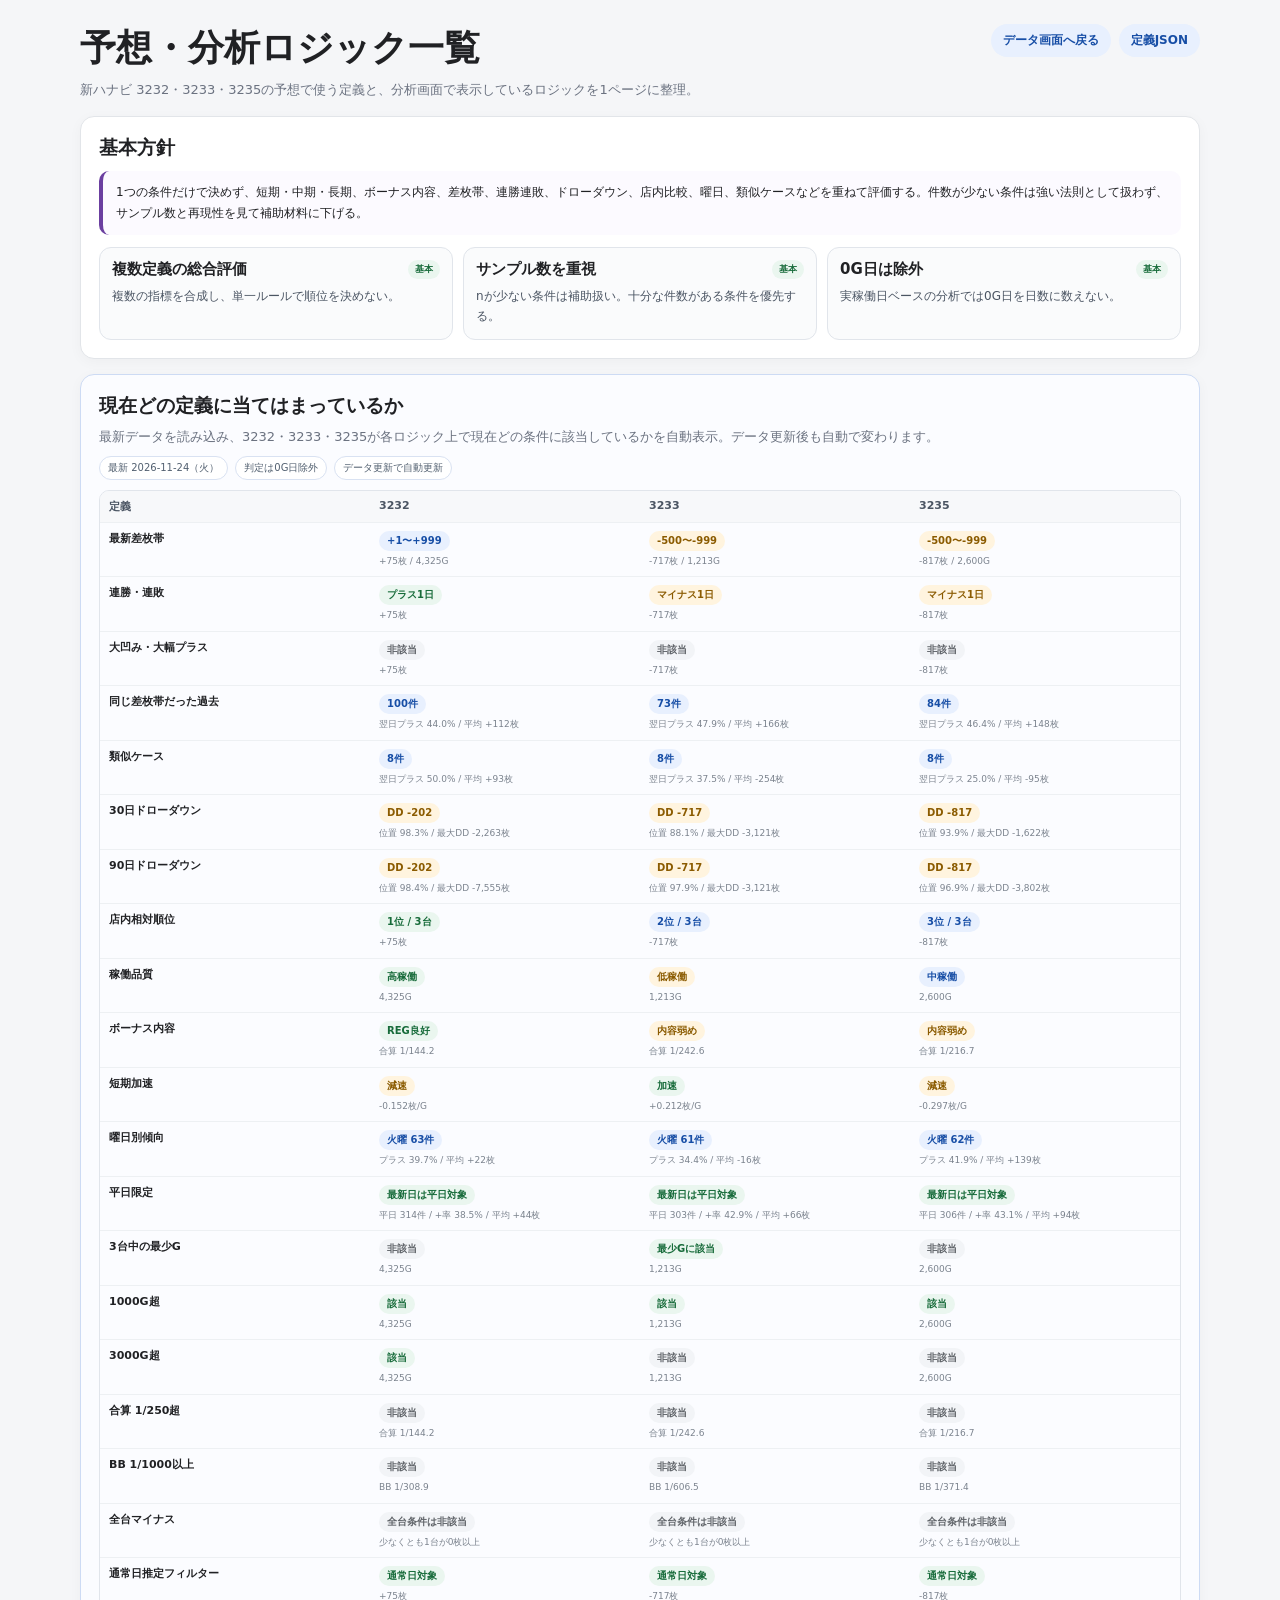
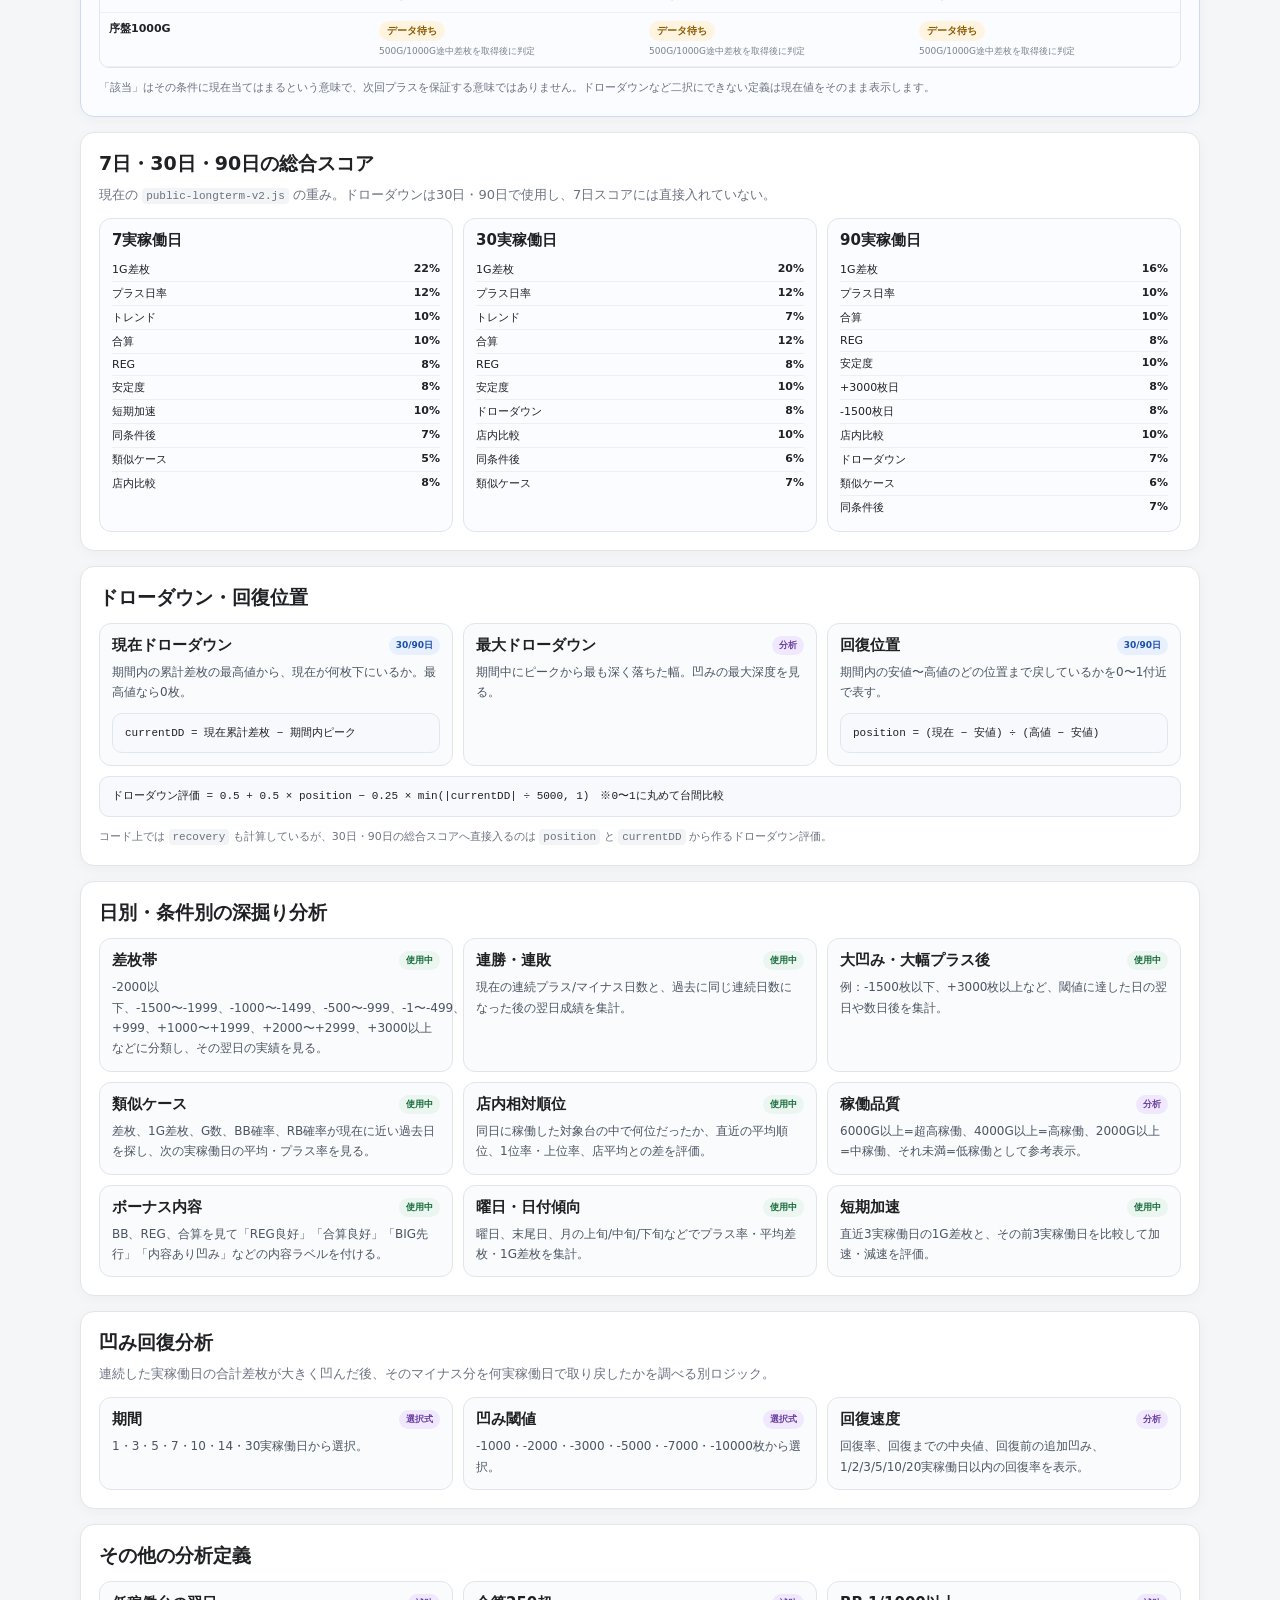
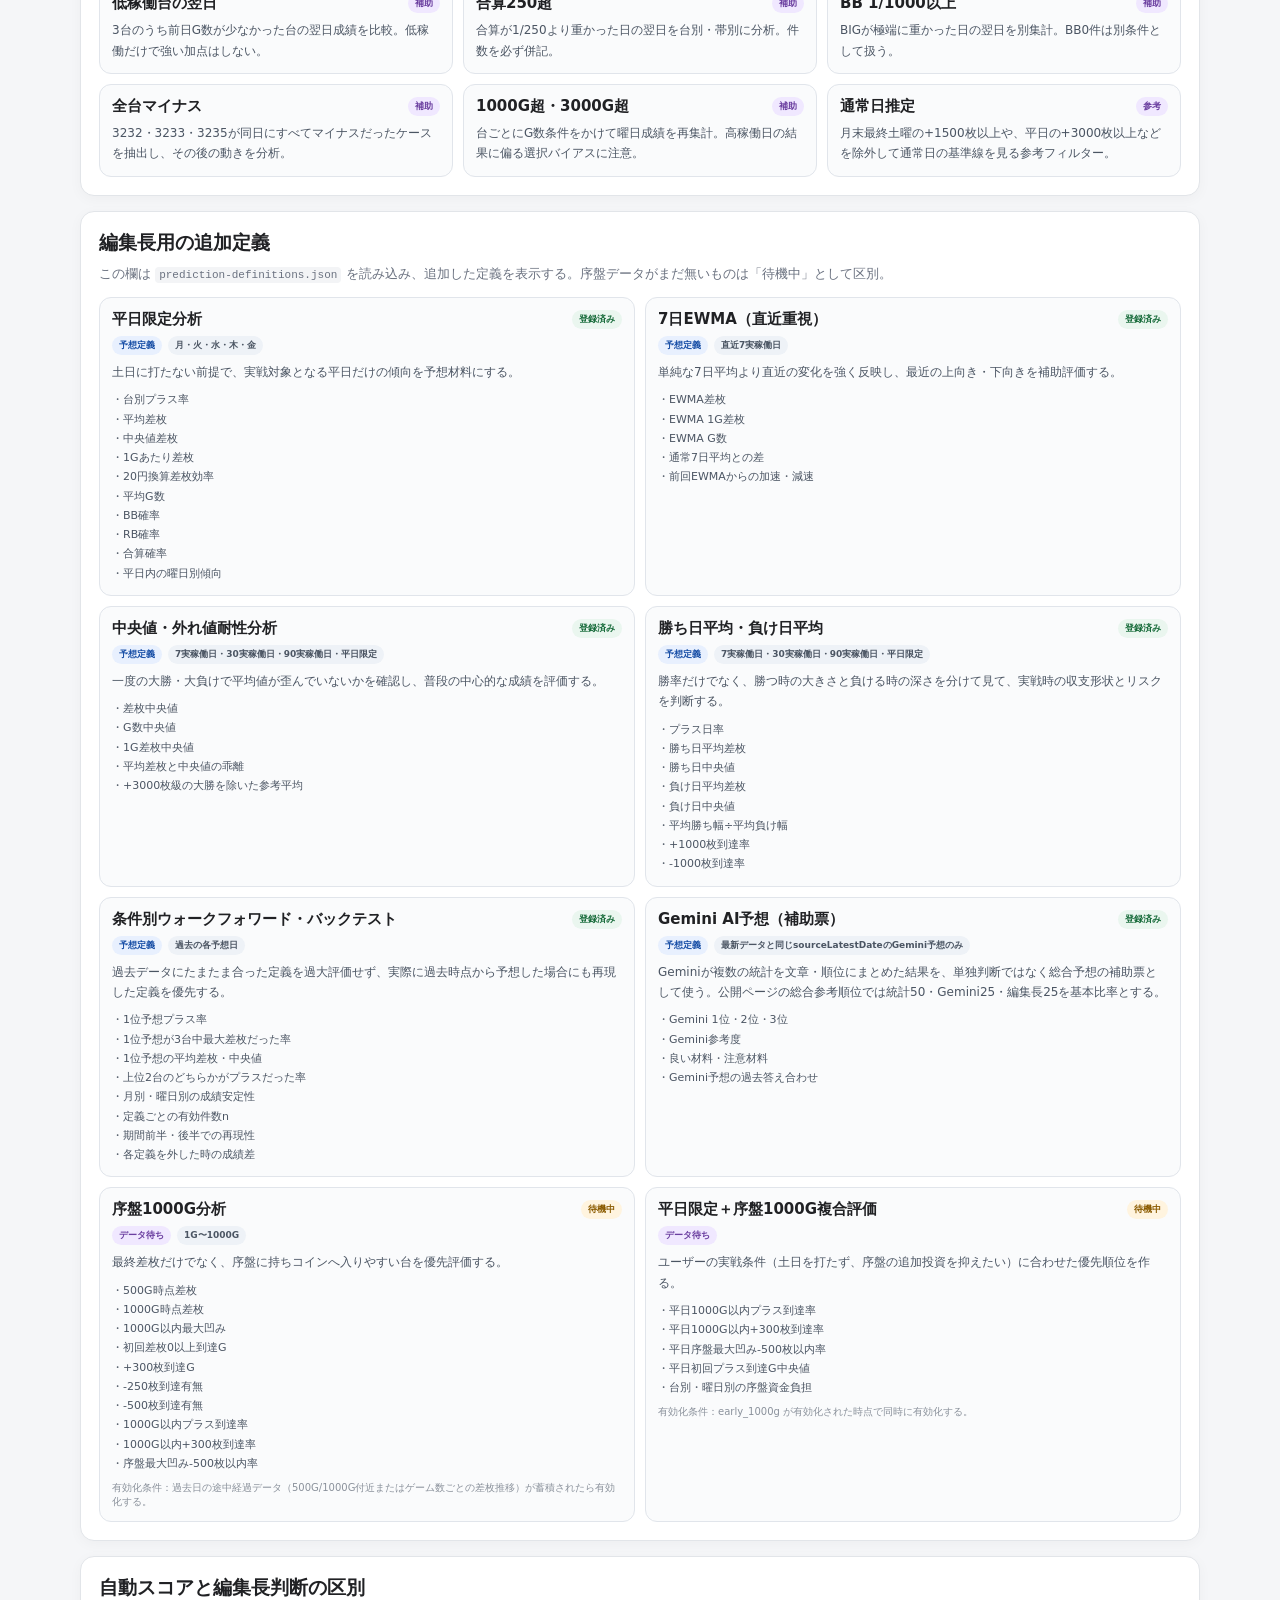
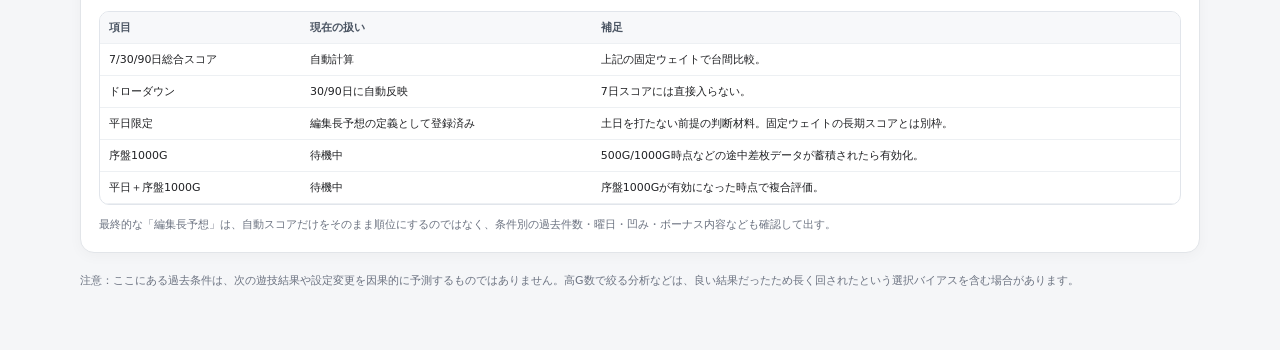
<file: logic.html>
<!doctype html>
<html lang="ja">
<head>
<meta charset="utf-8">
<meta name="viewport" content="width=device-width,initial-scale=1">
<meta name="robots" content="noindex,nofollow,noarchive,nosnippet">
<meta name="googlebot" content="noindex,nofollow,noarchive,nosnippet">
<title>予想・分析ロジック一覧</title>
<style>
:root{font-family:system-ui,-apple-system,BlinkMacSystemFont,"Segoe UI","Yu Gothic",Meiryo,sans-serif;color:#202124;background:#f5f6f8}*{box-sizing:border-box}body{margin:0;background:#f5f6f8}.wrap{width:min(1120px,calc(100% - 28px));margin:24px auto 60px}.hero{display:flex;justify-content:space-between;gap:14px;align-items:flex-start}.hero h1{margin:0 0 6px;font-size:clamp(25px,4vw,36px)}.muted{color:#6b7280;font-size:13px;line-height:1.7}.toplinks{display:flex;gap:8px;flex-wrap:wrap}.btn{display:inline-block;text-decoration:none;color:#174ea6;background:#e8f0fe;border-radius:999px;padding:8px 12px;font-size:12px;font-weight:800}.panel{background:#fff;border:1px solid #e2e5e9;border-radius:14px;padding:18px;margin-top:15px;box-shadow:0 3px 14px rgba(0,0,0,.035)}h2{margin:0 0 7px;font-size:19px}h3{margin:0;font-size:15px}.grid{display:grid;grid-template-columns:repeat(3,minmax(0,1fr));gap:10px;margin-top:12px}.card{border:1px solid #e1e5eb;border-radius:12px;padding:12px;background:#fafbfc;min-width:0}.card .title{display:flex;justify-content:space-between;gap:8px;align-items:flex-start}.desc{font-size:12px;line-height:1.7;color:#4b5563;margin-top:7px}.tag{display:inline-block;border-radius:999px;padding:3px 7px;font-size:9px;font-weight:800;background:#eef2f7;color:#4b5563;white-space:nowrap}.tag.active{background:#eaf6ef;color:#176b3a}.tag.pending{background:#fff4df;color:#8b5b00}.tag.score{background:#e8f0fe;color:#174ea6}.tag.ref{background:#f0e8ff;color:#6b3fa0}.mini{display:grid;grid-template-columns:1fr auto;gap:5px 10px;font-size:11px;margin-top:9px}.mini span{color:#6b7280}.mini b{text-align:right}.formula{margin-top:10px;padding:10px 12px;background:#f7f9fc;border:1px solid #e0e6ef;border-radius:10px;font-family:ui-monospace,SFMono-Regular,Consolas,monospace;font-size:11px;line-height:1.7;overflow:auto}.weights{display:grid;grid-template-columns:repeat(3,minmax(0,1fr));gap:10px;margin-top:12px}.weightbox{border:1px solid #dfe5ee;border-radius:12px;padding:12px;background:#fbfcff}.weightbox h3{margin-bottom:8px}.barrow{display:grid;grid-template-columns:1fr 42px;gap:7px;font-size:11px;padding:4px 0;border-bottom:1px solid #edf0f3}.barrow:last-child{border-bottom:0}.barrow span:last-child{text-align:right;font-weight:800}.note{font-size:11px;color:#6b7280;line-height:1.75;margin-top:10px}.definitionGrid{display:grid;grid-template-columns:repeat(2,minmax(0,1fr));gap:10px;margin-top:12px}.statusline{display:flex;gap:6px;flex-wrap:wrap;margin-top:7px}.metriclist{font-size:11px;color:#4b5563;line-height:1.75;margin-top:8px}.source{font-size:10px;color:#8a919b;margin-top:8px}.footer{font-size:11px;color:#6b7280;line-height:1.75;margin-top:18px}.callout{border-left:4px solid #6b3fa0;background:#fcfaff;padding:11px 13px;border-radius:10px;margin-top:10px;font-size:12px;line-height:1.75}.tablewrap{overflow:auto;margin-top:10px;border:1px solid #e1e5eb;border-radius:10px}table{width:100%;min-width:720px;border-collapse:collapse;font-size:11px}th,td{padding:8px 9px;border-bottom:1px solid #edf0f3;text-align:left;vertical-align:top}th{background:#f7f8fa;color:#4b5563}code{font-size:11px;background:#f3f4f6;padding:2px 4px;border-radius:4px}.matchPanel{border-color:#cddbf4;background:#fbfcff}.matchMeta{display:flex;gap:7px;flex-wrap:wrap;margin-top:8px}.matchMeta span{font-size:10px;border:1px solid #d9e2f2;background:#fff;border-radius:999px;padding:4px 8px;color:#526070}.matchTable{min-width:900px}.matchTable th:not(:first-child){width:25%}.matchName{font-weight:900;font-size:11px}.matchTag{display:inline-block;border-radius:999px;padding:4px 8px;font-size:10px;font-weight:900;line-height:1.2}.matchTag.hit{background:#eaf6ef;color:#176b3a}.matchTag.no{background:#f2f4f7;color:#5f6368}.matchTag.warn{background:#fff4df;color:#8b5b00}.matchTag.info{background:#e8f0fe;color:#174ea6}.matchTag.bad{background:#fff0ef;color:#a72b20}.matchSub{font-size:9px;color:#7a828d;line-height:1.5;margin-top:4px}.matchLoading{padding:13px;border-radius:10px;background:#f7f9fc;color:#6b7280;font-size:12px;margin-top:10px}@media(max-width:900px){.grid,.weights{grid-template-columns:1fr 1fr}}@media(max-width:650px){.hero{flex-direction:column}.grid,.weights,.definitionGrid{grid-template-columns:1fr}.wrap{width:calc(100% - 18px)}}
</style>
</head>
<body>
<main class="wrap">
<header class="hero">
  <div><h1>予想・分析ロジック一覧</h1><div class="muted">新ハナビ 3232・3233・3235の予想で使う定義と、分析画面で表示しているロジックを1ページに整理。</div></div>
  <div class="toplinks"><a class="btn" href="./">データ画面へ戻る</a><a class="btn" href="./prediction-definitions.json">定義JSON</a></div>
</header>

<section class="panel">
  <h2>基本方針</h2>
  <div class="callout">1つの条件だけで決めず、短期・中期・長期、ボーナス内容、差枚帯、連勝連敗、ドローダウン、店内比較、曜日、類似ケースなどを重ねて評価する。件数が少ない条件は強い法則として扱わず、サンプル数と再現性を見て補助材料に下げる。</div>
  <div class="grid">
    <div class="card"><div class="title"><h3>複数定義の総合評価</h3><span class="tag active">基本</span></div><div class="desc">複数の指標を合成し、単一ルールで順位を決めない。</div></div>
    <div class="card"><div class="title"><h3>サンプル数を重視</h3><span class="tag active">基本</span></div><div class="desc">nが少ない条件は補助扱い。十分な件数がある条件を優先する。</div></div>
    <div class="card"><div class="title"><h3>0G日は除外</h3><span class="tag active">基本</span></div><div class="desc">実稼働日ベースの分析では0G日を日数に数えない。</div></div>
  </div>
</section>

<section class="panel matchPanel">
  <h2>現在どの定義に当てはまっているか</h2>
  <div class="muted">最新データを読み込み、3232・3233・3235が各ロジック上で現在どの条件に該当しているかを自動表示。データ更新後も自動で変わります。</div>
  <div id="matchMeta" class="matchMeta"></div>
  <div id="matchStatus" class="matchLoading">最新データを判定しています…</div>
  <div id="matchTableWrap" class="tablewrap" hidden><table class="matchTable"><thead><tr><th>定義</th><th>3232</th><th>3233</th><th>3235</th></tr></thead><tbody id="matchBody"></tbody></table></div>
  <div class="note">「該当」はその条件に現在当てはまるという意味で、次回プラスを保証する意味ではありません。ドローダウンなど二択にできない定義は現在値をそのまま表示します。</div>
</section>

<section class="panel">
  <h2>7日・30日・90日の総合スコア</h2>
  <div class="muted">現在の <code>public-longterm-v2.js</code> の重み。ドローダウンは30日・90日で使用し、7日スコアには直接入れていない。</div>
  <div class="weights">
    <div class="weightbox"><h3>7実稼働日</h3>
      <div class="barrow"><span>1G差枚</span><span>22%</span></div><div class="barrow"><span>プラス日率</span><span>12%</span></div><div class="barrow"><span>トレンド</span><span>10%</span></div><div class="barrow"><span>合算</span><span>10%</span></div><div class="barrow"><span>REG</span><span>8%</span></div><div class="barrow"><span>安定度</span><span>8%</span></div><div class="barrow"><span>短期加速</span><span>10%</span></div><div class="barrow"><span>同条件後</span><span>7%</span></div><div class="barrow"><span>類似ケース</span><span>5%</span></div><div class="barrow"><span>店内比較</span><span>8%</span></div>
    </div>
    <div class="weightbox"><h3>30実稼働日</h3>
      <div class="barrow"><span>1G差枚</span><span>20%</span></div><div class="barrow"><span>プラス日率</span><span>12%</span></div><div class="barrow"><span>トレンド</span><span>7%</span></div><div class="barrow"><span>合算</span><span>12%</span></div><div class="barrow"><span>REG</span><span>8%</span></div><div class="barrow"><span>安定度</span><span>10%</span></div><div class="barrow"><span>ドローダウン</span><span>8%</span></div><div class="barrow"><span>店内比較</span><span>10%</span></div><div class="barrow"><span>同条件後</span><span>6%</span></div><div class="barrow"><span>類似ケース</span><span>7%</span></div>
    </div>
    <div class="weightbox"><h3>90実稼働日</h3>
      <div class="barrow"><span>1G差枚</span><span>16%</span></div><div class="barrow"><span>プラス日率</span><span>10%</span></div><div class="barrow"><span>合算</span><span>10%</span></div><div class="barrow"><span>REG</span><span>8%</span></div><div class="barrow"><span>安定度</span><span>10%</span></div><div class="barrow"><span>+3000枚日</span><span>8%</span></div><div class="barrow"><span>-1500枚日</span><span>8%</span></div><div class="barrow"><span>店内比較</span><span>10%</span></div><div class="barrow"><span>ドローダウン</span><span>7%</span></div><div class="barrow"><span>類似ケース</span><span>6%</span></div><div class="barrow"><span>同条件後</span><span>7%</span></div>
    </div>
  </div>
</section>

<section class="panel">
  <h2>ドローダウン・回復位置</h2>
  <div class="grid">
    <div class="card"><div class="title"><h3>現在ドローダウン</h3><span class="tag score">30/90日</span></div><div class="desc">期間内の累計差枚の最高値から、現在が何枚下にいるか。最高値なら0枚。</div><div class="formula">currentDD = 現在累計差枚 − 期間内ピーク</div></div>
    <div class="card"><div class="title"><h3>最大ドローダウン</h3><span class="tag ref">分析</span></div><div class="desc">期間中にピークから最も深く落ちた幅。凹みの最大深度を見る。</div></div>
    <div class="card"><div class="title"><h3>回復位置</h3><span class="tag score">30/90日</span></div><div class="desc">期間内の安値〜高値のどの位置まで戻しているかを0〜1付近で表す。</div><div class="formula">position = (現在 − 安値) ÷ (高値 − 安値)</div></div>
  </div>
  <div class="formula">ドローダウン評価 = 0.5 + 0.5 × position − 0.25 × min(|currentDD| ÷ 5000, 1)　※0〜1に丸めて台間比較</div>
  <div class="note">コード上では <code>recovery</code> も計算しているが、30日・90日の総合スコアへ直接入るのは <code>position</code> と <code>currentDD</code> から作るドローダウン評価。</div>
</section>

<section class="panel">
  <h2>日別・条件別の深掘り分析</h2>
  <div class="grid">
    <div class="card"><div class="title"><h3>差枚帯</h3><span class="tag active">使用中</span></div><div class="desc">-2000以下、-1500〜-1999、-1000〜-1499、-500〜-999、-1〜-499、+1〜+999、+1000〜+1999、+2000〜+2999、+3000以上などに分類し、その翌日の実績を見る。</div></div>
    <div class="card"><div class="title"><h3>連勝・連敗</h3><span class="tag active">使用中</span></div><div class="desc">現在の連続プラス/マイナス日数と、過去に同じ連続日数になった後の翌日成績を集計。</div></div>
    <div class="card"><div class="title"><h3>大凹み・大幅プラス後</h3><span class="tag active">使用中</span></div><div class="desc">例：-1500枚以下、+3000枚以上など、閾値に達した日の翌日や数日後を集計。</div></div>
    <div class="card"><div class="title"><h3>類似ケース</h3><span class="tag active">使用中</span></div><div class="desc">差枚、1G差枚、G数、BB確率、RB確率が現在に近い過去日を探し、次の実稼働日の平均・プラス率を見る。</div></div>
    <div class="card"><div class="title"><h3>店内相対順位</h3><span class="tag active">使用中</span></div><div class="desc">同日に稼働した対象台の中で何位だったか、直近の平均順位、1位率・上位率、店平均との差を評価。</div></div>
    <div class="card"><div class="title"><h3>稼働品質</h3><span class="tag ref">分析</span></div><div class="desc">6000G以上=超高稼働、4000G以上=高稼働、2000G以上=中稼働、それ未満=低稼働として参考表示。</div></div>
    <div class="card"><div class="title"><h3>ボーナス内容</h3><span class="tag active">使用中</span></div><div class="desc">BB、REG、合算を見て「REG良好」「合算良好」「BIG先行」「内容あり凹み」などの内容ラベルを付ける。</div></div>
    <div class="card"><div class="title"><h3>曜日・日付傾向</h3><span class="tag active">使用中</span></div><div class="desc">曜日、末尾日、月の上旬/中旬/下旬などでプラス率・平均差枚・1G差枚を集計。</div></div>
    <div class="card"><div class="title"><h3>短期加速</h3><span class="tag active">使用中</span></div><div class="desc">直近3実稼働日の1G差枚と、その前3実稼働日を比較して加速・減速を評価。</div></div>
  </div>
</section>

<section class="panel">
  <h2>凹み回復分析</h2>
  <div class="muted">連続した実稼働日の合計差枚が大きく凹んだ後、そのマイナス分を何実稼働日で取り戻したかを調べる別ロジック。</div>
  <div class="grid">
    <div class="card"><div class="title"><h3>期間</h3><span class="tag ref">選択式</span></div><div class="desc">1・3・5・7・10・14・30実稼働日から選択。</div></div>
    <div class="card"><div class="title"><h3>凹み閾値</h3><span class="tag ref">選択式</span></div><div class="desc">-1000・-2000・-3000・-5000・-7000・-10000枚から選択。</div></div>
    <div class="card"><div class="title"><h3>回復速度</h3><span class="tag ref">分析</span></div><div class="desc">回復率、回復までの中央値、回復前の追加凹み、1/2/3/5/10/20実稼働日以内の回復率を表示。</div></div>
  </div>
</section>

<section class="panel">
  <h2>その他の分析定義</h2>
  <div class="grid">
    <div class="card"><div class="title"><h3>低稼働台の翌日</h3><span class="tag ref">補助</span></div><div class="desc">3台のうち前日G数が少なかった台の翌日成績を比較。低稼働だけで強い加点はしない。</div></div>
    <div class="card"><div class="title"><h3>合算250超</h3><span class="tag ref">補助</span></div><div class="desc">合算が1/250より重かった日の翌日を台別・帯別に分析。件数を必ず併記。</div></div>
    <div class="card"><div class="title"><h3>BB 1/1000以上</h3><span class="tag ref">補助</span></div><div class="desc">BIGが極端に重かった日の翌日を別集計。BB0件は別条件として扱う。</div></div>
    <div class="card"><div class="title"><h3>全台マイナス</h3><span class="tag ref">補助</span></div><div class="desc">3232・3233・3235が同日にすべてマイナスだったケースを抽出し、その後の動きを分析。</div></div>
    <div class="card"><div class="title"><h3>1000G超・3000G超</h3><span class="tag ref">補助</span></div><div class="desc">台ごとにG数条件をかけて曜日成績を再集計。高稼働日の結果に偏る選択バイアスに注意。</div></div>
    <div class="card"><div class="title"><h3>通常日推定</h3><span class="tag ref">参考</span></div><div class="desc">月末最終土曜の+1500枚以上や、平日の+3000枚以上などを除外して通常日の基準線を見る参考フィルター。</div></div>
  </div>
</section>

<section class="panel">
  <h2>編集長用の追加定義</h2>
  <div class="muted">この欄は <code>prediction-definitions.json</code> を読み込み、追加した定義を表示する。序盤データがまだ無いものは「待機中」として区別。</div>
  <div id="customDefinitions" class="definitionGrid"><div class="card"><div class="desc">定義を読み込んでいます…</div></div></div>
</section>

<section class="panel">
  <h2>自動スコアと編集長判断の区別</h2>
  <div class="tablewrap"><table><thead><tr><th>項目</th><th>現在の扱い</th><th>補足</th></tr></thead><tbody>
    <tr><td>7/30/90日総合スコア</td><td>自動計算</td><td>上記の固定ウェイトで台間比較。</td></tr>
    <tr><td>ドローダウン</td><td>30/90日に自動反映</td><td>7日スコアには直接入らない。</td></tr>
    <tr><td>平日限定</td><td>編集長予想の定義として登録済み</td><td>土日を打たない前提の判断材料。固定ウェイトの長期スコアとは別枠。</td></tr>
    <tr><td>序盤1000G</td><td>待機中</td><td>500G/1000G時点などの途中差枚データが蓄積されたら有効化。</td></tr>
    <tr><td>平日＋序盤1000G</td><td>待機中</td><td>序盤1000Gが有効になった時点で複合評価。</td></tr>
  </tbody></table></div>
  <div class="note">最終的な「編集長予想」は、自動スコアだけをそのまま順位にするのではなく、条件別の過去件数・曜日・凹み・ボーナス内容なども確認して出す。</div>
</section>

<div class="footer">注意：ここにある過去条件は、次の遊技結果や設定変更を因果的に予測するものではありません。高G数で絞る分析などは、良い結果だったため長く回されたという選択バイアスを含む場合があります。</div>
</main>
<script>
const esc=s=>String(s??'').replace(/[&<>"']/g,c=>({'&':'&amp;','<':'&lt;','>':'&gt;','"':'&quot;',"'":'&#39;'}[c]));
const MACHINES=['3232','3233','3235'];
const fmt=n=>Math.round(Number(n)||0).toLocaleString('ja-JP');
const signed=n=>{n=Number(n)||0;return(n>0?'+':'')+fmt(n)};
const pct=n=>Number.isFinite(n)?(n*100).toFixed(1)+'%':'-';
const mean=a=>a.length?a.reduce((s,x)=>s+x,0)/a.length:0;
const perG=r=>r&&Number(r.games)>0?(Number(r.diff)||0)/Number(r.games):0;
const prob=(g,c)=>Number(c)>0?Number(g)/Number(c):Infinity;
const weekdayJa=d=>['日','月','火','水','木','金','土'][new Date(String(d)+'T12:00:00').getDay()]||'';
function machineDays(records,m){const mp=new Map();records.filter(r=>String(r.machineNo)===String(m)).forEach(r=>{const d=String(r.date||'');if(!d)return;if(!mp.has(d))mp.set(d,{date:d,games:0,diff:0,bb:0,rb:0});const x=mp.get(d);x.games+=Number(r.games)||0;x.diff+=Number(r.diff)||0;x.bb+=Number(r.bb)||0;x.rb+=Number(r.rb)||0;});return [...mp.values()].filter(x=>x.games>0).sort((a,b)=>a.date.localeCompare(b.date));}
function diffBand(d){d=Number(d)||0;if(d<=-2000)return'-2000以下';if(d<=-1500)return'-1500〜-1999';if(d<=-1000)return'-1000〜-1499';if(d<=-500)return'-500〜-999';if(d<0)return'-1〜-499';if(d>=3000)return'+3000以上';if(d>=2000)return'+2000〜+2999';if(d>=1000)return'+1000〜+1999';if(d>0)return'+1〜+999';return'0';}
function streak(rows){if(!rows.length)return{sign:0,len:0};const s=Math.sign(rows.at(-1).diff);if(!s)return{sign:0,len:0};let len=0;for(let i=rows.length-1;i>=0;i--){if(Math.sign(rows[i].diff)!==s)break;len++;}return{sign:s,len};}
function dd(rows,n){const a=rows.slice(-n);let c=0,peak=0,trough=0,maxDD=0;for(const r of a){c+=r.diff;peak=Math.max(peak,c);trough=Math.min(trough,c);maxDD=Math.min(maxDD,c-peak);}const range=peak-trough;return{currentDD:c-peak,maxDD,position:range?(c-trough)/range:.5};}
function sameBand(rows){if(rows.length<2)return{n:0,plus:0,avg:0};const b=diffBand(rows.at(-1).diff),out=[];for(let i=0;i<rows.length-1;i++)if(diffBand(rows[i].diff)===b)out.push(rows[i+1]);return{n:out.length,plus:out.length?out.filter(x=>x.diff>0).length/out.length:0,avg:out.length?mean(out.map(x=>x.diff)):0};}
function similar(rows){if(rows.length<3)return{n:0,plus:0,avg:0};const cur=rows.at(-1);const feat=x=>[x.diff/2000,perG(x)/.3,x.games/6000,prob(x.games,x.bb)/300,prob(x.games,x.rb)/350].map(v=>Number.isFinite(v)?v:9);const cf=feat(cur),cand=[];for(let i=0;i<rows.length-1;i++){const f=feat(rows[i]);const dist=Math.sqrt(f.reduce((s,v,j)=>s+(v-cf[j])*(v-cf[j]),0));cand.push({dist,next:rows[i+1]});}cand.sort((a,b)=>a.dist-b.dist);const top=cand.slice(0,8);return{n:top.length,plus:top.length?top.filter(x=>x.next.diff>0).length/top.length:0,avg:top.length?mean(top.map(x=>x.next.diff)):0};}
function quality(g){if(g>=6000)return'超高稼働';if(g>=4000)return'高稼働';if(g>=2000)return'中稼働';return'低稼働';}
function bonusLabel(r){if(!r)return'-';const bp=prob(r.games,r.bb),rp=prob(r.games,r.rb),tp=prob(r.games,r.bb+r.rb);if(tp<=140&&bp<=280&&rp<=350)return'BIG・REGとも良好';if(rp<=300&&r.diff<0)return'内容あり凹み';if(rp<=330)return'REG良好';if(bp<=250)return'BIG先行';if(tp<=160)return'合算良好';if(r.diff>1000&&rp>=450)return'BIG偏重プラス';return'内容弱め';}
function accel(rows){const p=rows.slice(-6).map(perG);if(p.length<4)return null;const a=mean(p.slice(-3)),b=mean(p.slice(0,Math.max(1,p.length-3)));return a-b;}
function histStats(rows,filter){const a=rows.filter(filter);return{n:a.length,plus:a.length?a.filter(x=>x.diff>0).length/a.length:0,avg:a.length?mean(a.map(x=>x.diff)):0};}
function lastSaturday(d){const x=new Date(String(d)+'T12:00:00');if(x.getDay()!==6)return false;const y=new Date(x);y.setDate(y.getDate()+7);return y.getMonth()!==x.getMonth();}
function cell(cls,title,sub=''){return `<span class="matchTag ${cls}">${esc(title)}</span>${sub?`<div class="matchSub">${esc(sub)}</div>`:''}`;}
function renderMatches(records){const latest=[...new Set(records.filter(r=>MACHINES.includes(String(r.machineNo))).map(r=>String(r.date||'')).filter(Boolean))].sort().pop();if(!latest)throw new Error('対象データなし');const rowsBy={},latestBy={};MACHINES.forEach(m=>{rowsBy[m]=machineDays(records,m);latestBy[m]=rowsBy[m].find(x=>x.date===latest)||null;});const avail=MACHINES.map(m=>latestBy[m]).filter(Boolean),rank=[...avail].sort((a,b)=>b.diff-a.diff),minG=avail.length?Math.min(...avail.map(x=>x.games)):null,allNeg=avail.length===MACHINES.length&&avail.every(x=>x.diff<0),wd=weekdayJa(latest),weekday=wd!=='土'&&wd!=='日';document.getElementById('matchMeta').innerHTML=`<span>最新 ${esc(latest)}（${esc(wd)}）</span><span>判定は0G日除外</span><span>データ更新で自動更新</span>`;
 const vals=fn=>MACHINES.map(m=>fn(m,latestBy[m],rowsBy[m]));const out=[];const add=(name,cells)=>out.push(`<tr><td><div class="matchName">${esc(name)}</div></td>${cells.map(x=>`<td>${x}</td>`).join('')}</tr>`);
 add('最新差枚帯',vals((m,r)=>r?cell(r.diff>=0?'info':'warn',diffBand(r.diff),`${signed(r.diff)}枚 / ${fmt(r.games)}G`):cell('no','データなし')));
 add('連勝・連敗',vals((m,r,rows)=>{if(!r)return cell('no','データなし');const s=streak(rows);return s.sign>0?cell('hit',`プラス${s.len}日`,`${signed(r.diff)}枚`):s.sign<0?cell('warn',`マイナス${s.len}日`,`${signed(r.diff)}枚`):cell('no','±0');}));
 add('大凹み・大幅プラス',vals((m,r)=>!r?cell('no','データなし'):r.diff<=-1500?cell('warn','大凹み該当',`${signed(r.diff)}枚`):r.diff>=3000?cell('hit','大幅プラス該当',`${signed(r.diff)}枚`):cell('no','非該当',`${signed(r.diff)}枚`)));
 add('同じ差枚帯だった過去',vals((m,r,rows)=>{if(!r)return cell('no','データなし');const s=sameBand(rows);return cell('info',`${s.n}件`,s.n?`翌日プラス ${pct(s.plus)} / 平均 ${signed(s.avg)}枚`:'過去例なし');}));
 add('類似ケース',vals((m,r,rows)=>{if(!r)return cell('no','データなし');const s=similar(rows);return cell('info',`${s.n}件`,s.n?`翌日プラス ${pct(s.plus)} / 平均 ${signed(s.avg)}枚`:'計算不可');}));
 add('30日ドローダウン',vals((m,r,rows)=>{if(!r)return cell('no','データなし');const x=dd(rows,30);return cell(x.currentDD<0?'warn':'hit',x.currentDD===0?'高値':'DD '+signed(x.currentDD),`位置 ${pct(x.position)} / 最大DD ${signed(x.maxDD)}枚`);}));
 add('90日ドローダウン',vals((m,r,rows)=>{if(!r)return cell('no','データなし');const x=dd(rows,90);return cell(x.currentDD<0?'warn':'hit',x.currentDD===0?'高値':'DD '+signed(x.currentDD),`位置 ${pct(x.position)} / 最大DD ${signed(x.maxDD)}枚`);}));
 add('店内相対順位',vals((m,r)=>{if(!r)return cell('no','データなし');const i=rank.findIndex(x=>x===r);return cell(i===0?'hit':'info',`${i+1}位 / ${rank.length}台`,`${signed(r.diff)}枚`);}));
 add('稼働品質',vals((m,r)=>r?cell(r.games>=4000?'hit':r.games<2000?'warn':'info',quality(r.games),`${fmt(r.games)}G`):cell('no','データなし')));
 add('ボーナス内容',vals((m,r)=>r?cell(bonusLabel(r).includes('良好')?'hit':bonusLabel(r)==='内容弱め'?'warn':'info',bonusLabel(r),`合算 ${Number.isFinite(prob(r.games,r.bb+r.rb))?'1/'+prob(r.games,r.bb+r.rb).toFixed(1):'-'}`):cell('no','データなし')));
 add('短期加速',vals((m,r,rows)=>{const a=accel(rows);if(a===null)return cell('no','データ不足');return a>=.08?cell('hit','加速',`${a>=0?'+':''}${a.toFixed(3)}枚/G`):a<=-.08?cell('warn','減速',`${a.toFixed(3)}枚/G`):cell('info','横ばい',`${a>=0?'+':''}${a.toFixed(3)}枚/G`);}));
 add('曜日別傾向',vals((m,r,rows)=>{if(!r)return cell('no','データなし');const s=histStats(rows,x=>weekdayJa(x.date)===wd);return cell('info',`${wd}曜 ${s.n}件`,`プラス ${pct(s.plus)} / 平均 ${signed(s.avg)}枚`);}));
 add('平日限定',vals((m,r,rows)=>{const s=histStats(rows,x=>!['土','日'].includes(weekdayJa(x.date)));return cell(weekday?'hit':'no',weekday?'最新日は平日対象':'最新日は土日',`平日 ${s.n}件 / +率 ${pct(s.plus)} / 平均 ${signed(s.avg)}枚`);}));
 add('3台中の最少G',vals((m,r)=>!r?cell('no','データなし'):r.games===minG?cell('hit','最少Gに該当',`${fmt(r.games)}G`):cell('no','非該当',`${fmt(r.games)}G`)));
 add('1000G超',vals((m,r)=>!r?cell('no','データなし'):r.games>1000?cell('hit','該当',`${fmt(r.games)}G`):cell('no','非該当',`${fmt(r.games)}G`)));
 add('3000G超',vals((m,r)=>!r?cell('no','データなし'):r.games>3000?cell('hit','該当',`${fmt(r.games)}G`):cell('no','非該当',`${fmt(r.games)}G`)));
 add('合算 1/250超',vals((m,r)=>{if(!r)return cell('no','データなし');const t=prob(r.games,r.bb+r.rb);if(!Number.isFinite(t))return cell('warn','ボーナス0','別条件');return t>250?cell('hit','該当',`合算 1/${t.toFixed(1)}`):cell('no','非該当',`合算 1/${t.toFixed(1)}`);}));
 add('BB 1/1000以上',vals((m,r)=>{if(!r)return cell('no','データなし');if(r.bb===0)return cell('warn','BB0','別条件');const b=prob(r.games,r.bb);return b>=1000?cell('hit','該当',`BB 1/${b.toFixed(1)}`):cell('no','非該当',`BB 1/${b.toFixed(1)}`);}));
 add('全台マイナス',MACHINES.map(()=>allNeg?cell('hit','全台条件に該当','3台ともマイナス'):cell('no','全台条件は非該当','少なくとも1台が0枚以上')));
 add('通常日推定フィルター',vals((m,r)=>{if(!r)return cell('no','データなし');const excluded=(weekday&&r.diff>=3000)||(lastSaturday(latest)&&r.diff>=1500);return excluded?cell('warn','除外候補',`${signed(r.diff)}枚`):cell('hit','通常日対象',`${signed(r.diff)}枚`);}));
 add('序盤1000G',MACHINES.map(()=>cell('warn','データ待ち','500G/1000G途中差枚を取得後に判定')));
 document.getElementById('matchBody').innerHTML=out.join('');document.getElementById('matchStatus').hidden=true;document.getElementById('matchTableWrap').hidden=false;
}
(async()=>{try{const r=await fetch('./data.json?t='+Date.now(),{cache:'no-store'});if(!r.ok)throw new Error('HTTP '+r.status);const d=await r.json();renderMatches(Array.isArray(d)?d:(Array.isArray(d.records)?d.records:[]));}catch(e){const x=document.getElementById('matchStatus');x.textContent='最新データを読み込めませんでした。';x.style.color='#a61b14';}})();
(async()=>{
  const box=document.getElementById('customDefinitions');
  try{
    const r=await fetch('./prediction-definitions.json?t='+Date.now(),{cache:'no-store'}); if(!r.ok)throw new Error('HTTP '+r.status);
    const d=await r.json(); const defs=Array.isArray(d.definitions)?d.definitions:[];
    box.innerHTML=defs.map(x=>{
      const pending=x.status==='pending_intraday_data'; const metrics=Array.isArray(x.metrics)?x.metrics:[];
      const scope=Array.isArray(x.scope)?x.scope.join('・'):'';
      return `<div class="card"><div class="title"><h3>${esc(x.name)}</h3><span class="tag ${pending?'pending':'active'}">${pending?'待機中':'登録済み'}</span></div><div class="statusline">${x.useInForecast?'<span class="tag score">予想定義</span>':'<span class="tag ref">データ待ち</span>'}${scope?`<span class="tag">${esc(scope)}</span>`:''}</div><div class="desc">${esc(x.purpose||'')}</div><div class="metriclist">${metrics.map(m=>'・'+esc(m)).join('<br>')}</div>${x.activationCondition?`<div class="source">有効化条件：${esc(x.activationCondition)}</div>`:''}</div>`;
    }).join('') || '<div class="card"><div class="desc">追加定義はありません。</div></div>';
  }catch(e){box.innerHTML='<div class="card"><div class="desc">追加定義を読み込めませんでした。</div></div>';}
})();
</script>
</body>
</html>
</file>
